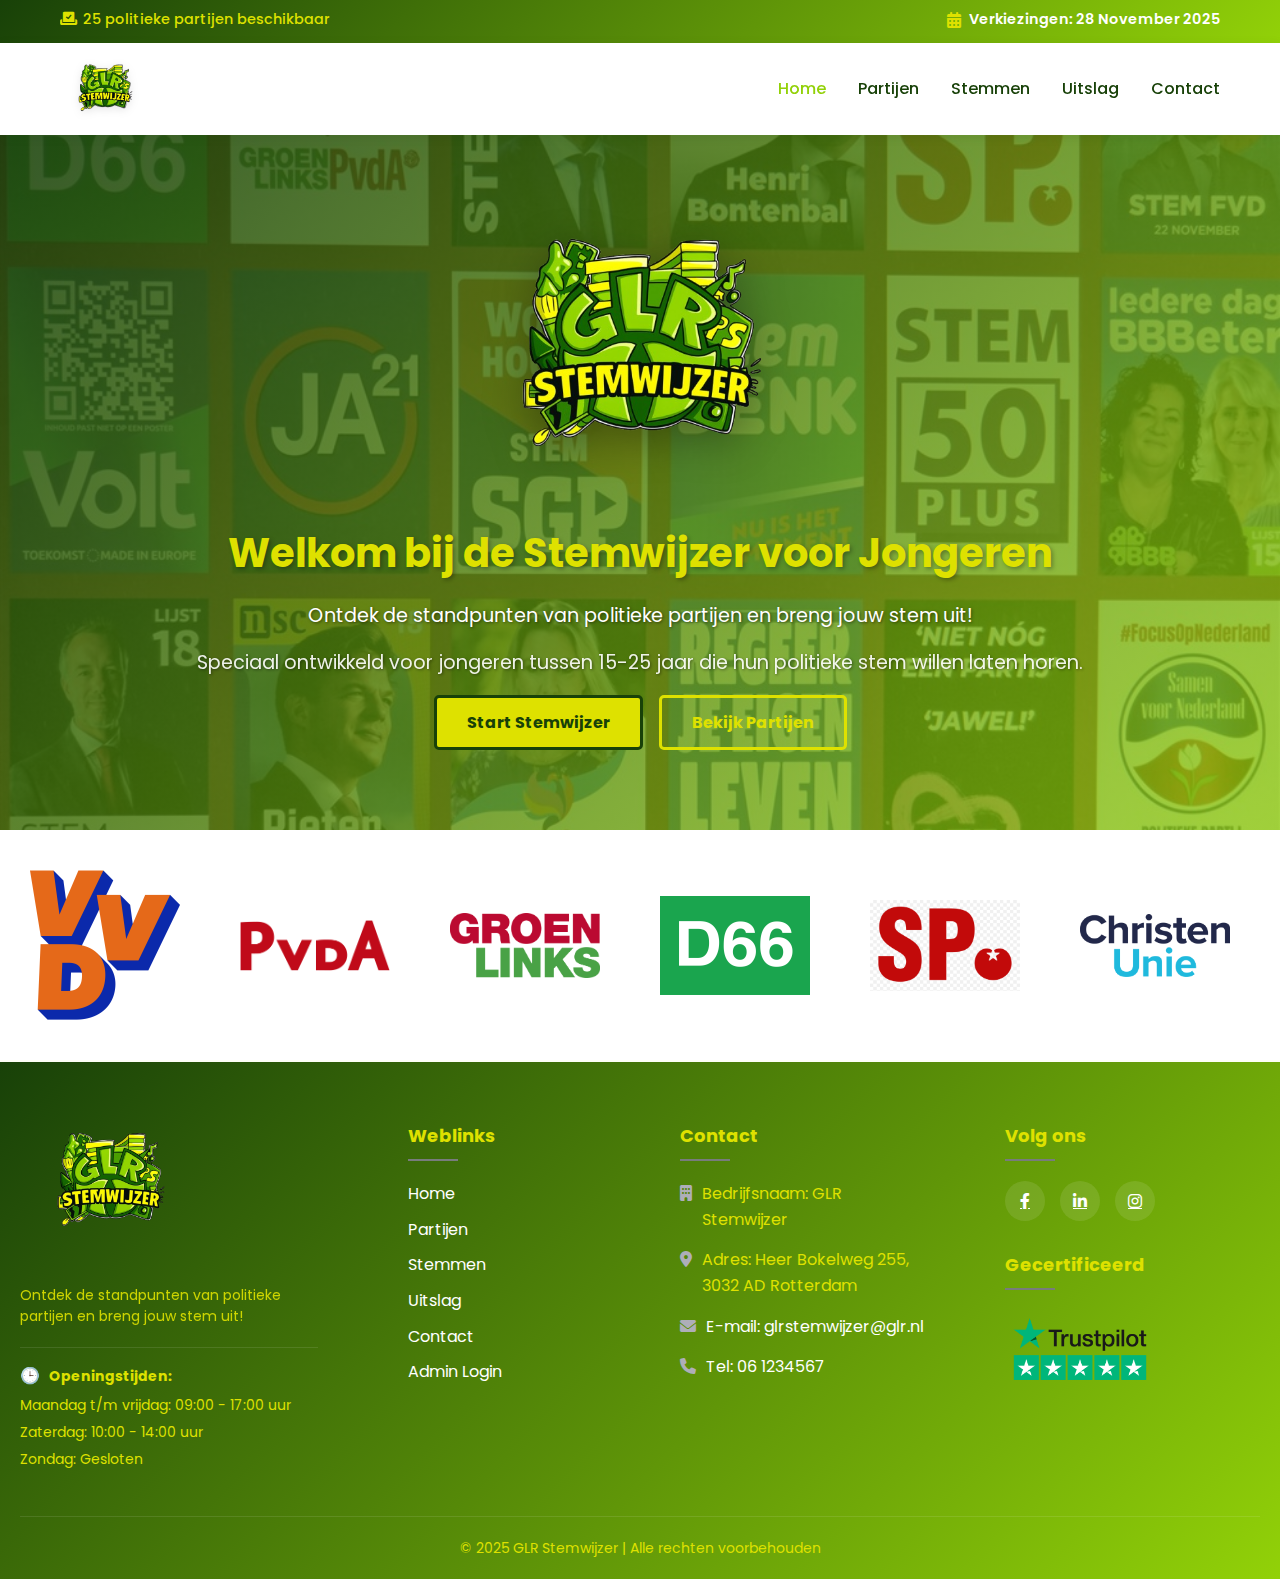
<file: PROJECT-STEMWIJZER/index.html>
﻿<!DOCTYPE html>
<html lang="nl">
<head>
    <meta charset="UTF-8">
    <meta name="viewport" content="width=device-width, initial-scale=1.0">
    <title>Stemwijzer - Jongeren Politiek Platform</title>
    <link rel="stylesheet" href="css/style.css">
    <link rel="preconnect" href="https://fonts.googleapis.com">
    <link rel="preconnect" href="https://fonts.gstatic.com" crossorigin>
    <link href="https://fonts.googleapis.com/css2?family=Poppins:wght@300;400;600;700&display=swap" rel="stylesheet">
    <link rel="stylesheet" href="https://cdnjs.cloudflare.com/ajax/libs/font-awesome/6.0.0/css/all.min.css">
</head>
<body>
    <div class="top-info-bar">
        <div class="container">
            <div class="info-bar-content">
                <div class="rotating-messages">
                    <div class="message-container">
                        <span class="message current"><i class="fas fa-vote-yea"></i> 25 politieke partijen beschikbaar</span>
                        <span class="message"><i class="fas fa-vote-yea"></i> Ontdek jouw politieke match</span>
                        <span class="message"><i class="fas fa-vote-yea"></i> Elke stem maakt het verschil</span>
                        <span class="message"><i class="fas fa-vote-yea"></i> Jongeren bepalen de toekomst</span>
                    </div>
                </div>
                <div class="election-date-fixed">
                    <i class="fas fa-calendar-alt"></i>
                    <span>Verkiezingen: 28 November 2025</span>
                </div>
            </div>
        </div>
    </div>

    <nav class="navbar">
        <div class="container">
            <div class="nav-brand">
                <a href="index.html">
                    <img src="img/glr-logo.png" alt="GLR's Stemwijzer" class="nav-logo">
                </a>
            </div>
            <ul class="nav-menu">
                <li><a href="index.html" class="active">Home</a></li>
                <li><a href="partijen.html">Partijen</a></li>
                <li><a href="stemmen.html">Stemmen</a></li>
                <li><a href="uitslag.html">Uitslag</a></li>
                <li><a href="contact.html">Contact</a></li>
            </ul>
            <div class="hamburger">
                <span></span>
                <span></span>
                <span></span>
            </div>
        </div>
    </nav>

    <header class="hero">
        <div class="hero-slideshow">
            <div class="hero-slide active" style="background-image: url('img/hero/HERO_1.jpg');"></div>
            <div class="hero-slide" style="background-image: url('img/hero/HERO_2.avif');"></div>
            <div class="hero-slide" style="background-image: url('img/hero/HERO_3.jpeg');"></div>
        </div>
        <div class="hero-overlay"></div>
        
        <div class="container">
            <div class="hero-content">
                <div class="hero-logo">
                    <img src="img/glr-logo.png" alt="GLR's Stemwijzer Logo" class="glr-logo">
                </div>
                <h2>Welkom bij de Stemwijzer voor Jongeren</h2>
                <p>Ontdek de standpunten van politieke partijen en breng jouw stem uit!</p>
                <p class="hero-subtext">Speciaal ontwikkeld voor jongeren tussen 15-25 jaar die hun politieke stem willen laten horen.</p>
                <div class="hero-buttons">
                    <a href="stellingen.html" class="btn btn-primary">Start Stemwijzer</a>
                    <a href="partijen.html" class="btn btn-secondary">Bekijk Partijen</a>
                </div>
            </div>
        </div>
    </header>

    <section class="party-carousel">
        <div class="carousel-track">
            <div class="party-logos" id="partyLogos1">
            </div>
            <div class="party-logos" id="partyLogos2" aria-hidden="true">
            </div>
        </div>
    </section>


        <footer>
            <div class="footer-content">
                <div class="footer-logo">
                    <img src="img/glr-logo.png" alt="GLR Stemwijzer Logo">
                    <p class="footer-tagline">Ontdek de standpunten van politieke partijen en breng jouw stem uit!</p>
                    <div class="opening-hours">
                        <p><span class="emoji">🕒</span> <strong>Openingstijden:</strong></p>
                        <p>Maandag t/m vrijdag: 09:00 - 17:00 uur</p>
                        <p>Zaterdag: 10:00 - 14:00 uur</p>
                        <p>Zondag: Gesloten</p>
                    </div>
                </div>

                <div class="footer-nav">
                    <h4>Weblinks</h4>
                    <ul>
                        <li><a href="index.html">Home</a></li>
                        <li><a href="partijen.html">Partijen</a></li>
                        <li><a href="stemmen.html">Stemmen</a></li>
                        <li><a href="uitslag.html">Uitslag</a></li>
                        <li><a href="contact.html">Contact</a></li>
                        <li><a href="admin.html">Admin Login</a></li>
                    </ul>
                </div>

                <div class="footer-contact">
                    <h4>Contact</h4>
                    <p><i class="fas fa-building"></i> Bedrijfsnaam: GLR Stemwijzer</p>
                    <p><i class="fas fa-map-marker-alt"></i> Adres: Heer Bokelweg 255, 3032 AD Rotterdam</p>
                    <p><i class="fas fa-envelope"></i> <a href="mailto:glrstemwijzer@glr.nl">E-mail: glrstemwijzer@glr.nl</a></p>
                    <p><i class="fas fa-phone"></i> <a href="tel:+3161234567">Tel: 06 1234567</a></p>
                </div>

                <div class="footer-social-cert">
                    <div class="social-media">
                        <h4>Volg ons</h4>
                        <div class="social-icons">
                            <a href="index.html" class="social-icon"><i class="fab fa-facebook-f"></i></a>
                            <a href="index.html" class="social-icon"><i class="fab fa-linkedin-in"></i></a>
                            <a href="index.html" class="social-icon"><i class="fab fa-instagram"></i></a>
                        </div>
                    </div>

                    <div class="certificate">
                        <h4>Gecertificeerd</h4>
                        <div class="trustpilot">
                            <img src="img/trustpilot.png" alt="Trustpilot beoordelingen" class="trustpilot-img">
                        </div>
                    </div>
                </div>
            </div>

            <div class="copyright">
                <p>© 2025 GLR Stemwijzer | Alle rechten voorbehouden</p>
            </div>
        </footer>

        <style>
            footer {
                background: linear-gradient(135deg, var(--accent-color) 0%, var(--primary-color) 100%);
                color: var(--secondary-color);
                padding: 60px 20px 20px;
                text-align: left;
            }

            .footer-content {
                max-width: 1400px;
                margin: 0 auto;
                display: grid;
                grid-template-columns: 1.2fr 0.8fr 1fr 1fr;
                gap: 60px;
                margin-bottom: 40px;
            }

            .footer-logo {
                padding-right: 20px;
            }

            .footer-logo img {
                max-width: 180px;
                height: auto;
                margin-bottom: 20px;
            }

            .footer-tagline {
                font-size: 14px;
                line-height: 1.5;
                margin-top: 15px;
                opacity: 0.9;
            }

            .footer-nav,
            .footer-contact,
            .footer-social-cert {
                padding: 0 10px;
            }

            .footer-nav h4,
            .footer-contact h4,
            .footer-social-cert h4 {
                font-size: 18px;
                margin-bottom: 20px;
                position: relative;
                padding-bottom: 10px;
                text-align: left;
            }

            .footer-nav h4::after,
            .footer-contact h4::after,
            .footer-social-cert h4::after {
                content: '';
                position: absolute;
                left: 0;
                bottom: 0;
                width: 50px;
                height: 2px;
                background: #787c7d;
            }

            .footer-nav ul {
                list-style: none;
                padding: 0;
                margin: 0;
            }

            .footer-nav ul li {
                margin-bottom: 10px;
            }

            .footer-nav ul li a {
                color: #fff;
                text-decoration: none;
                transition: color 0.3s ease;
            }

            .footer-nav ul li a:hover {
                color: #aeaeb8;
            }

            .footer-contact p {
                margin-bottom: 15px;
                display: flex;
                align-items: flex-start;
            }

            .footer-contact i {
                margin-right: 10px;
                color: #aeaeb8;
                margin-top: 4px;
            }

            .footer-contact a {
                color: #fff;
                text-decoration: none;
                transition: color 0.3s ease;
            }

            .footer-contact a:hover {
                color: #aeaeb8;
            }

            .copyright {
                border-top: 1px solid rgba(255, 255, 255, 0.1);
                padding-top: 20px;
                text-align: center;
                font-size: 14px;
            }

            .opening-hours {
                margin-top: 20px;
                padding-top: 15px;
                border-top: 1px solid rgba(255, 255, 255, 0.1);
            }

            .opening-hours p {
                margin-bottom: 5px;
                font-size: 14px;
            }

            .emoji {
                font-size: 16px;
                margin-right: 5px;
            }

            .social-media {
                margin-bottom: 30px;
            }

            .social-icons {
                display: flex;
                gap: 15px;
                margin-top: 15px;
            }

            .social-icon {
                display: flex;
                align-items: center;
                justify-content: center;
                width: 40px;
                height: 40px;
                background-color: rgba(255, 255, 255, 0.1);
                border-radius: 50%;
                color: #fff;
                transition: all 0.3s ease;
            }

            .social-icon:hover {
                background-color: #f1c40f;
                color: #1b7a3a;
                transform: translateY(-3px);
            }

            .certificate-img {
                max-width: 150px;
                height: auto;
                margin-top: 10px;
            }

            .trustpilot {
                margin-top: 25px;
            }

            .trustpilot-img {
                max-width: 150px;
                height: auto;
                border-radius: 5px;
            }

            @media (max-width: 1200px) {
                .footer-content {
                    grid-template-columns: 1fr 1fr;
                    gap: 40px;
                }
            }

            @media (max-width: 768px) {
                .footer-content {
                    grid-template-columns: 1fr;
                    text-align: center;
                    gap: 50px;
                }

                .footer-logo img {
                    margin: 0 auto 20px;
                }

                .footer-tagline {
                    text-align: center;
                }

                .footer-nav h4,
                .footer-contact h4,
                .footer-social-cert h4 {
                    text-align: center;
                }

                .footer-nav h4::after,
                .footer-contact h4::after,
                .footer-social-cert h4::after {
                    left: 50%;
                    transform: translateX(-50%);
                }

                .footer-contact p {
                    justify-content: center;
                }

                .social-icons {
                    justify-content: center;
                }

                .certificate {
                    text-align: center;
                }

                .certificate-img {
                    margin: 10px auto 0;
                }

                .trustpilot {
                    text-align: center;
                }

                .trustpilot-img {
                    margin: 0 auto;
                }
            }
        </style>


    <script src="js/main.js"></script>
    <script src="js/carousel.js"></script>
</body>
</html>
</file>
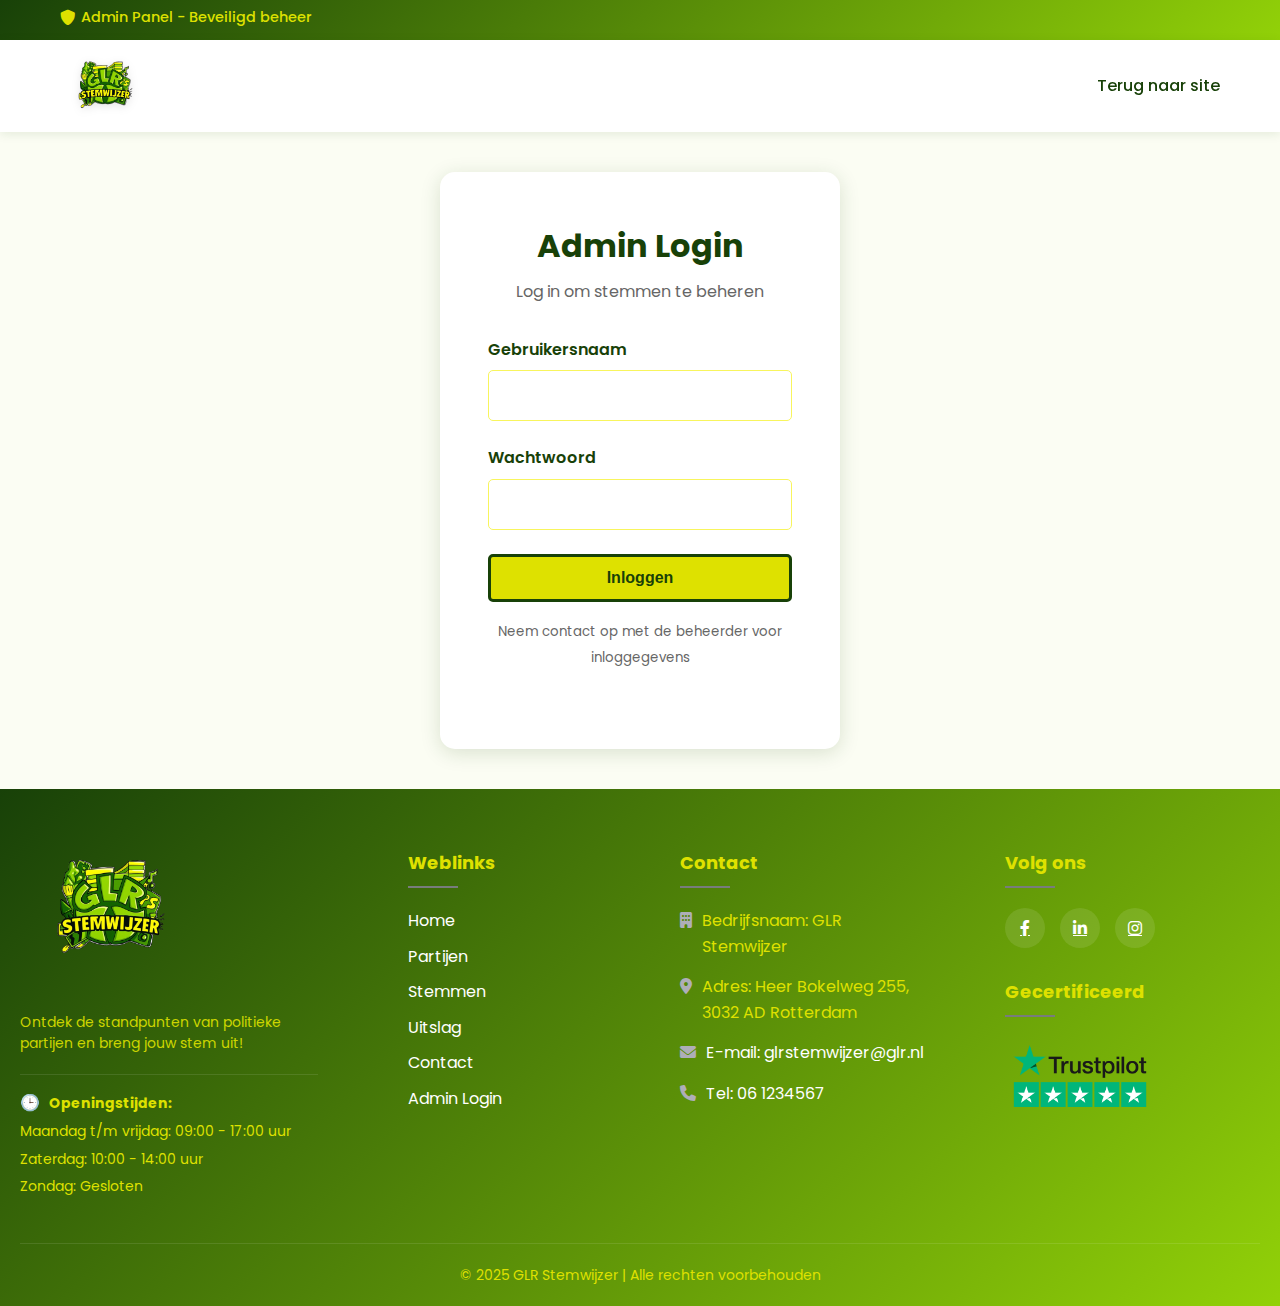
<file: admin.html>
<!DOCTYPE html>
<html lang="nl">
<head>
    <meta charset="UTF-8">
    <meta name="viewport" content="width=device-width, initial-scale=1.0">
    <title>Admin - Stemwijzer</title>
    <link rel="stylesheet" href="css/style.css">
    <link href="https://fonts.googleapis.com/css2?family=Poppins:wght@300;400;600;700&display=swap" rel="stylesheet">
    <link rel="stylesheet" href="https://cdnjs.cloudflare.com/ajax/libs/font-awesome/6.0.0/css/all.min.css">
</head>
<body>
    <div class="top-info-bar">
        <div class="container">
            <div class="info-bar-content">
                <div class="rotating-messages">
                    <div class="message-container">
                        <span class="message current"><i class="fas fa-shield-alt"></i> Admin Panel - Beveiligd beheer</span>
                        <span class="message"><i class="fas fa-shield-alt"></i> Bekijk real-time stemresultaten</span>
                        <span class="message"><i class="fas fa-shield-alt"></i> Beheer stemmen en data</span>
                        <span class="message"><i class="fas fa-shield-alt"></i> Alle data volledig beveiligd</span>
                    </div>
                </div>
            </div>
        </div>
    </div>

    <nav class="navbar">
        <div class="container">
            <div class="nav-brand">
                <a href="index.html">
                    <img src="img/glr-logo.png" alt="GLR's Stemwijzer" class="nav-logo">
                </a>
            </div>
            <ul class="nav-menu">
                <li><a href="index.html">Terug naar site</a></li>
            </ul>
        </div>
    </nav>

    <section class="admin-login" id="loginSection">
        <div class="container">
            <div class="login-box">
                <h1>Admin Login</h1>
                <p>Log in om stemmen te beheren</p>
                
                <form id="loginForm">
                    <div class="form-group">
                        <label for="username">Gebruikersnaam</label>
                        <input type="text" id="username" name="username" required>
                    </div>
                    
                    <div class="form-group">
                        <label for="password">Wachtwoord</label>
                        <input type="password" id="password" name="password" required>
                    </div>
                    
                    <div id="loginError" class="alert alert-error" style="display: none;">
                        Onjuiste inloggegevens!
                    </div>
                    
                    <button type="submit" class="btn btn-primary btn-block">Inloggen</button>
                </form>
                
                <div class="login-hint">
                    <p><small>Neem contact op met de beheerder voor inloggegevens</small></p>
                </div>
            </div>
        </div>
    </section>

    <section class="admin-dashboard" id="adminSection" style="display: none;">
        <div class="container">
            <div class="admin-header">
                <h1>Admin Dashboard</h1>
                <button class="btn btn-secondary" id="logoutBtn">Uitloggen</button>
            </div>

            <div class="admin-stats">
                <div class="stat-card">
                    <h3>Totaal Stemmen</h3>
                    <p class="stat-number" id="adminTotalVotes">0</p>
                </div>
                <div class="stat-card">
                    <h3>Aantal Partijen</h3>
                    <p class="stat-number" id="adminPartyCount">0</p>
                </div>
                <div class="stat-card">
                    <h3>Laatste Stem</h3>
                    <p class="stat-text" id="adminLastVote">-</p>
                </div>
            </div>

            <div class="admin-section">
                <h2>Stem Overzicht</h2>
                <div class="table-container">
                    <table class="admin-table">
                        <thead>
                            <tr>
                                <th>Partij</th>
                                <th>Aantal Stemmen</th>
                                <th>Percentage</th>
                                <th>Acties</th>
                            </tr>
                        </thead>
                        <tbody id="adminVoteTable">
                        </tbody>
                    </table>
                </div>
            </div>

            <div class="admin-section">
                <h2>Recente Stemmen</h2>
                <div class="table-container">
                    <table class="admin-table">
                        <thead>
                            <tr>
                                <th>ID</th>
                                <th>Partij</th>
                                <th>Tijdstip</th>
                                <th>IP Adres</th>
                                <th>Acties</th>
                            </tr>
                        </thead>
                        <tbody id="adminRecentVotes">
                        </tbody>
                    </table>
                </div>
            </div>

            <div class="admin-actions">
                <button class="btn btn-primary" id="refreshData">🔄 Ververs Data</button>
                <button class="btn btn-danger" id="resetVotes" onclick="return confirm('Weet je zeker dat je alle stemmen wilt verwijderen?')">
                    🗑️ Reset Alle Stemmen
                </button>
            </div>
        </div>
    </section>

        <footer>
            <div class="footer-content">
                <div class="footer-logo">
                    <img src="img/glr-logo.png" alt="GLR Stemwijzer Logo">
                    <p class="footer-tagline">Ontdek de standpunten van politieke partijen en breng jouw stem uit!</p>
                    <div class="opening-hours">
                        <p><span class="emoji">🕒</span> <strong>Openingstijden:</strong></p>
                        <p>Maandag t/m vrijdag: 09:00 - 17:00 uur</p>
                        <p>Zaterdag: 10:00 - 14:00 uur</p>
                        <p>Zondag: Gesloten</p>
                    </div>
                </div>

                <div class="footer-nav">
                    <h4>Weblinks</h4>
                    <ul>
                        <li><a href="index.html">Home</a></li>
                        <li><a href="partijen.html">Partijen</a></li>
                        <li><a href="stemmen.html">Stemmen</a></li>
                        <li><a href="uitslag.html">Uitslag</a></li>
                        <li><a href="contact.html">Contact</a></li>
                        <li><a href="admin.html">Admin Login</a></li>
                    </ul>
                </div>

                <div class="footer-contact">
                    <h4>Contact</h4>
                    <p><i class="fas fa-building"></i> Bedrijfsnaam: GLR Stemwijzer</p>
                    <p><i class="fas fa-map-marker-alt"></i> Adres: Heer Bokelweg 255, 3032 AD Rotterdam</p>
                    <p><i class="fas fa-envelope"></i> <a href="mailto:glrstemwijzer@glr.nl">E-mail: glrstemwijzer@glr.nl</a></p>
                    <p><i class="fas fa-phone"></i> <a href="tel:+3161234567">Tel: 06 1234567</a></p>
                </div>

                <div class="footer-social-cert">
                    <div class="social-media">
                        <h4>Volg ons</h4>
                        <div class="social-icons">
                            <a href="index.html" class="social-icon"><i class="fab fa-facebook-f"></i></a>
                            <a href="index.html" class="social-icon"><i class="fab fa-linkedin-in"></i></a>
                            <a href="index.html" class="social-icon"><i class="fab fa-instagram"></i></a>
                        </div>
                    </div>

                    <div class="certificate">
                        <h4>Gecertificeerd</h4>
                        <div class="trustpilot">
                            <img src="img/trustpilot.png" alt="Trustpilot beoordelingen" class="trustpilot-img">
                        </div>
                    </div>
                </div>
            </div>

            <div class="copyright">
                <p>© 2025 GLR Stemwijzer | Alle rechten voorbehouden</p>
            </div>
        </footer>

        <style>
            footer {
                background: linear-gradient(135deg, var(--accent-color) 0%, var(--primary-color) 100%);
                color: var(--secondary-color);
                padding: 60px 20px 20px;
                text-align: left;
            }

            .footer-content {
                max-width: 1400px;
                margin: 0 auto;
                display: grid;
                grid-template-columns: 1.2fr 0.8fr 1fr 1fr;
                gap: 60px;
                margin-bottom: 40px;
            }

            .footer-logo {
                padding-right: 20px;
            }

            .footer-logo img {
                max-width: 180px;
                height: auto;
                margin-bottom: 20px;
            }

            .footer-tagline {
                font-size: 14px;
                line-height: 1.5;
                margin-top: 15px;
                opacity: 0.9;
            }

            .footer-nav,
            .footer-contact,
            .footer-social-cert {
                padding: 0 10px;
            }

            .footer-nav h4,
            .footer-contact h4,
            .footer-social-cert h4 {
                font-size: 18px;
                margin-bottom: 20px;
                position: relative;
                padding-bottom: 10px;
                text-align: left;
            }

            .footer-nav h4::after,
            .footer-contact h4::after,
            .footer-social-cert h4::after {
                content: '';
                position: absolute;
                left: 0;
                bottom: 0;
                width: 50px;
                height: 2px;
                background: #787c7d;
            }

            .footer-nav ul {
                list-style: none;
                padding: 0;
                margin: 0;
            }

            .footer-nav ul li {
                margin-bottom: 10px;
            }

            .footer-nav ul li a {
                color: #fff;
                text-decoration: none;
                transition: color 0.3s ease;
            }

            .footer-nav ul li a:hover {
                color: #aeaeb8;
            }

            .footer-contact p {
                margin-bottom: 15px;
                display: flex;
                align-items: flex-start;
            }

            .footer-contact i {
                margin-right: 10px;
                color: #aeaeb8;
                margin-top: 4px;
            }

            .footer-contact a {
                color: #fff;
                text-decoration: none;
                transition: color 0.3s ease;
            }

            .footer-contact a:hover {
                color: #aeaeb8;
            }

            .copyright {
                border-top: 1px solid rgba(255, 255, 255, 0.1);
                padding-top: 20px;
                text-align: center;
                font-size: 14px;
            }

            .opening-hours {
                margin-top: 20px;
                padding-top: 15px;
                border-top: 1px solid rgba(255, 255, 255, 0.1);
            }

            .opening-hours p {
                margin-bottom: 5px;
                font-size: 14px;
            }

            .emoji {
                font-size: 16px;
                margin-right: 5px;
            }

            .social-media {
                margin-bottom: 30px;
            }

            .social-icons {
                display: flex;
                gap: 15px;
                margin-top: 15px;
            }

            .social-icon {
                display: flex;
                align-items: center;
                justify-content: center;
                width: 40px;
                height: 40px;
                background-color: rgba(255, 255, 255, 0.1);
                border-radius: 50%;
                color: #fff;
                transition: all 0.3s ease;
            }

            .social-icon:hover {
                background-color: #5ca5b8;
                transform: translateY(-3px);
            }

            .certificate-img {
                max-width: 150px;
                height: auto;
                margin-top: 10px;
            }

            .trustpilot {
                margin-top: 25px;
            }

            .trustpilot-img {
                max-width: 150px;
                height: auto;
                border-radius: 5px;
            }

            @media (max-width: 1200px) {
                .footer-content {
                    grid-template-columns: 1fr 1fr;
                    gap: 40px;
                }
            }

            @media (max-width: 768px) {
                .footer-content {
                    grid-template-columns: 1fr;
                    text-align: center;
                    gap: 50px;
                }

                .footer-logo img {
                    margin: 0 auto 20px;
                }

                .footer-tagline {
                    text-align: center;
                }

                .footer-nav h4,
                .footer-contact h4,
                .footer-social-cert h4 {
                    text-align: center;
                }

                .footer-nav h4::after,
                .footer-contact h4::after,
                .footer-social-cert h4::after {
                    left: 50%;
                    transform: translateX(-50%);
                }

                .footer-contact p {
                    justify-content: center;
                }

                .social-icons {
                    justify-content: center;
                }

                .certificate {
                    text-align: center;
                }

                .certificate-img {
                    margin: 10px auto 0;
                }

                .trustpilot {
                    text-align: center;
                }

                .trustpilot-img {
                    margin: 0 auto;
                }
            }
        </style>

    <script src="js/main.js"></script>
    <script src="js/admin.js"></script>
</body>
</html>
</file>
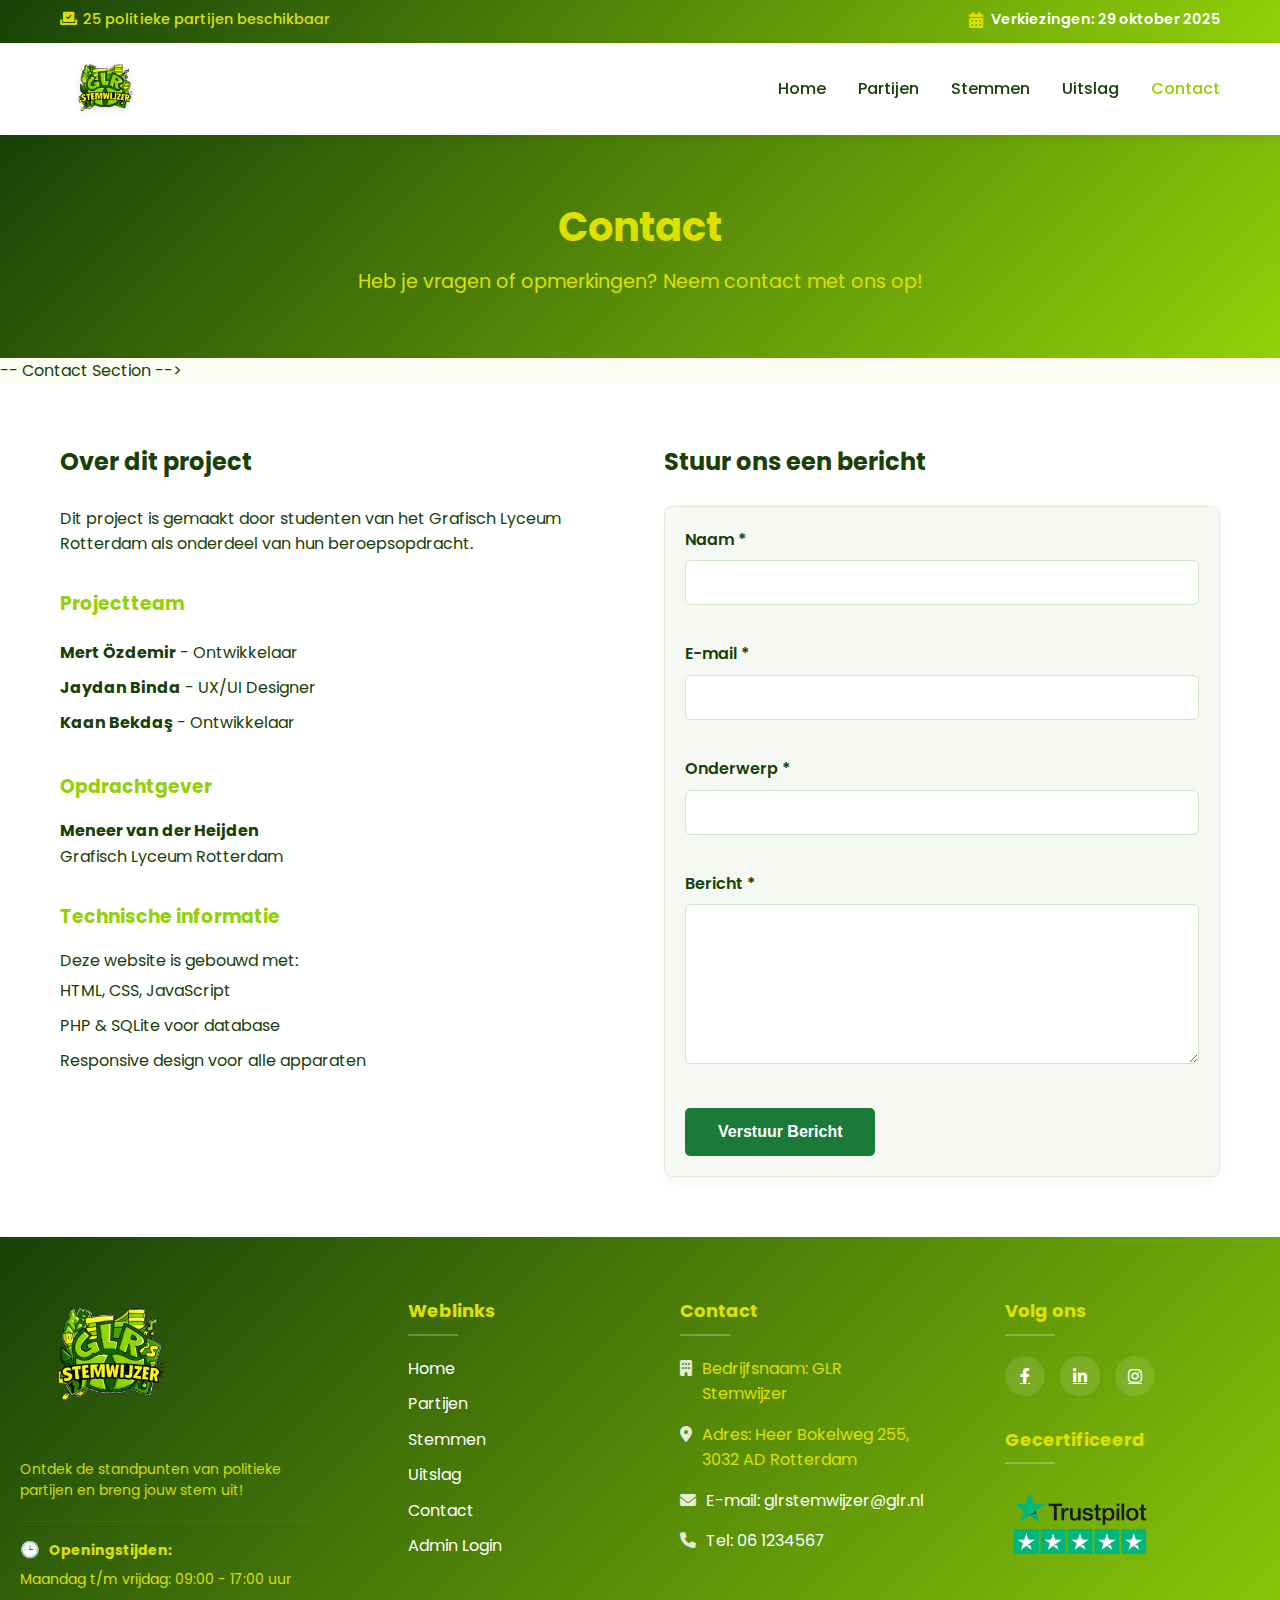
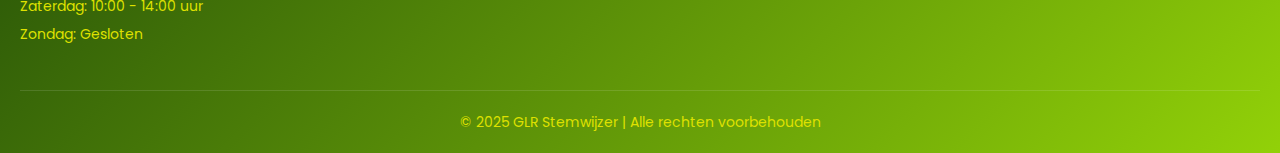
<file: contact.html>
<!DOCTYPE html>
<html lang="nl">
<head>
    <meta charset="UTF-8">
    <meta name="viewport" content="width=device-width, initial-scale=1.0">
    <title>Contact - Stemwijzer</title>
    <link rel="stylesheet" href="css/style.css">
    <link href="https://fonts.googleapis.com/css2?family=Poppins:wght@300;400;600;700&display=swap" rel="stylesheet">
    <link rel="stylesheet" href="https://cdnjs.cloudflare.com/ajax/libs/font-awesome/6.0.0/css/all.min.css">
</head>
<body>
    <div class="top-info-bar">
        <div class="container">
            <div class="info-bar-content">
                <div class="rotating-messages">
                    <div class="message-container">
                        <span class="message current"><i class="fas fa-vote-yea"></i> 25 politieke partijen beschikbaar</span>
                        <span class="message"><i class="fas fa-vote-yea"></i> Ontdek jouw politieke match</span>
                        <span class="message"><i class="fas fa-vote-yea"></i> Elke stem maakt het verschil</span>
                        <span class="message"><i class="fas fa-vote-yea"></i> Jongeren bepalen de toekomst</span>
                    </div>
                </div>
                <div class="election-date-fixed">
                    <i class="fas fa-calendar-alt"></i>
                    <span>Verkiezingen: 29 oktober 2025</span>
                </div>
            </div>
        </div>
    </div>

    <nav class="navbar">
        <div class="container">
            <div class="nav-brand">
                <a href="index.html">
                    <img src="img/glr-logo.png" alt="GLR's Stemwijzer" class="nav-logo">
                </a>
            </div>
            <ul class="nav-menu">
                <li><a href="index.html">Home</a></li>
                <li><a href="partijen.html">Partijen</a></li>
                <li><a href="stemmen.html">Stemmen</a></li>
                <li><a href="uitslag.html">Uitslag</a></li>
                <li><a href="contact.html" class="active">Contact</a></li>
            </ul>
            <div class="hamburger">
                <span></span>
                <span></span>
                <span></span>
            </div>
        </div>
    </nav>

    <section class="page-header">
        <div class="container">
            <h1>Contact</h1>
            <p>Heb je vragen of opmerkingen? Neem contact met ons op!</p>
        </div>
    </section>
<!>-- Contact Section -->  
    <section class="contact">
        <div class="container">
            <div class="contact-grid">
                <div class="contact-info">
                    <h2>Over dit project</h2>
                    <p>Dit project is gemaakt door studenten van het Grafisch Lyceum Rotterdam als onderdeel van hun beroepsopdracht.</p>
                    
                    <div class="contact-details">
                        <h3>Projectteam</h3>
                        <ul>
                            <li><strong>Mert Özdemir</strong> - Ontwikkelaar</li>
                            <li><strong>Jaydan Binda</strong> - UX/UI Designer</li>
                            <li><strong>Kaan Bekdaş</strong> - Ontwikkelaar</li>
                        </ul>
                    </div>

                    <div class="contact-details">
                        <h3>Opdrachtgever</h3>
                        <p><strong>Meneer van der Heijden</strong></p>
                        <p>Grafisch Lyceum Rotterdam</p>
                    </div>

                    <div class="contact-details">
                        <h3>Technische informatie</h3>
                        <p>Deze website is gebouwd met:</p>
                        <ul>
                            <li>HTML, CSS, JavaScript</li>
                            <li>PHP & SQLite voor database</li>
                            <li>Responsive design voor alle apparaten</li>
                        </ul>
                    </div>
                </div>

                <div class="contact-form-section">
                    <h2>Stuur ons een bericht</h2>
                    <form id="contactForm" class="contact-form">
                        <div class="form-group">
                            <label for="name">Naam *</label>
                            <input type="text" id="name" name="name" required>
                        </div>
                        
                        <div class="form-group">
                            <label for="email">E-mail *</label>
                            <input type="email" id="email" name="email" required>
                        </div>
                        
                        <div class="form-group">
                            <label for="subject">Onderwerp *</label>
                            <input type="text" id="subject" name="subject" required>
                        </div>
                        
                        <div class="form-group">
                            <label for="message">Bericht *</label>
                            <textarea id="message" name="message" rows="6" required></textarea>
                        </div>
                        
                        <button type="submit" class="btn btn-primary">Verstuur Bericht</button>
                    </form>
                    
                    <div id="formSuccess" class="alert alert-success" style="display: none;">
                        Bedankt voor je bericht! We nemen zo snel mogelijk contact met je op.
                    </div>
                </div>
            </div>
        </div>
    </section>

        <footer>
            <div class="footer-content">
                <div class="footer-logo">
                    <img src="img/glr-logo.png" alt="GLR Stemwijzer Logo">
                    <p class="footer-tagline">Ontdek de standpunten van politieke partijen en breng jouw stem uit!</p>
                    <div class="opening-hours">
                        <p><span class="emoji">🕒</span> <strong>Openingstijden:</strong></p>
                        <p>Maandag t/m vrijdag: 09:00 - 17:00 uur</p>
                        <p>Zaterdag: 10:00 - 14:00 uur</p>
                        <p>Zondag: Gesloten</p>
                    </div>
                </div>

                <div class="footer-nav">
                    <h4>Weblinks</h4>
                    <ul>
                        <li><a href="index.html">Home</a></li>
                        <li><a href="partijen.html">Partijen</a></li>
                        <li><a href="stemmen.html">Stemmen</a></li>
                        <li><a href="uitslag.html">Uitslag</a></li>
                        <li><a href="contact.html">Contact</a></li>
                        <li><a href="admin.html">Admin Login</a></li>
                    </ul>
                </div>

                <div class="footer-contact">
                    <h4>Contact</h4>
                    <p><i class="fas fa-building"></i> Bedrijfsnaam: GLR Stemwijzer</p>
                    <p><i class="fas fa-map-marker-alt"></i> Adres: Heer Bokelweg 255, 3032 AD Rotterdam</p>
                    <p><i class="fas fa-envelope"></i> <a href="mailto:glrstemwijzer@glr.nl">E-mail: glrstemwijzer@glr.nl</a></p>
                    <p><i class="fas fa-phone"></i> <a href="tel:+3161234567">Tel: 06 1234567</a></p>
                </div>

                <div class="footer-social-cert">
                    <div class="social-media">
                        <h4>Volg ons</h4>
                        <div class="social-icons">
                            <a href="index.html" class="social-icon"><i class="fab fa-facebook-f"></i></a>
                            <a href="index.html" class="social-icon"><i class="fab fa-linkedin-in"></i></a>
                            <a href="index.html" class="social-icon"><i class="fab fa-instagram"></i></a>
                        </div>
                    </div>

                    <div class="certificate">
                        <h4>Gecertificeerd</h4>
                        <div class="trustpilot">
                            <img src="img/trustpilot.png" alt="Trustpilot beoordelingen" class="trustpilot-img">
                        </div>
                    </div>
                </div>
            </div>

            <div class="copyright">
                <p>© 2025 GLR Stemwijzer | Alle rechten voorbehouden</p>
            </div>
        </footer>

        <style>
            footer {
                background: linear-gradient(135deg, var(--accent-color) 0%, var(--primary-color) 100%);
                color: var(--secondary-color);
                padding: 60px 20px 20px;
                text-align: left;
            }

            .footer-content {
                max-width: 1400px;
                margin: 0 auto;
                display: grid;
                grid-template-columns: 1.2fr 0.8fr 1fr 1fr;
                gap: 60px;
                margin-bottom: 40px;
            }

            .footer-logo {
                padding-right: 20px;
            }

            .footer-logo img {
                max-width: 180px;
                height: auto;
                margin-bottom: 20px;
            }

            .footer-tagline {
                font-size: 14px;
                line-height: 1.5;
                margin-top: 15px;
                opacity: 0.95;
            }

            .footer-nav,
            .footer-contact,
            .footer-social-cert {
                padding: 0 10px;
            }

            .footer-nav h4,
            .footer-contact h4,
            .footer-social-cert h4 {
                font-size: 18px;
                margin-bottom: 20px;
                position: relative;
                padding-bottom: 10px;
                text-align: left;
            }

            .footer-nav h4::after,
            .footer-contact h4::after,
            .footer-social-cert h4::after {
                content: '';
                position: absolute;
                left: 0;
                bottom: 0;
                width: 50px;
                height: 2px;
                background: rgba(255,255,255,0.25);
            }

            .footer-nav ul {
                list-style: none;
                padding: 0;
                margin: 0;
            }

            .footer-nav ul li {
                margin-bottom: 10px;
            }

            .footer-nav ul li a {
                color: #fff;
                text-decoration: none;
                transition: color 0.3s ease;
            }

            .footer-nav ul li a:hover {
                color: rgba(255,255,255,0.85);
            }

            .footer-contact p {
                margin-bottom: 15px;
                display: flex;
                align-items: flex-start;
            }

            .footer-contact i {
                margin-right: 10px;
                color: rgba(255,255,255,0.85);
                margin-top: 4px;
            }

            .footer-contact a {
                color: #fff;
                text-decoration: none;
                transition: color 0.3s ease;
            }

            .footer-contact a:hover {
                color: rgba(255,255,255,0.9);
            }

            .copyright {
                border-top: 1px solid rgba(255, 255, 255, 0.12);
                padding-top: 20px;
                text-align: center;
                font-size: 14px;
            }

            .opening-hours {
                margin-top: 20px;
                padding-top: 15px;
                border-top: 1px solid rgba(255, 255, 255, 0.06);
            }

            .opening-hours p {
                margin-bottom: 5px;
                font-size: 14px;
            }

            .emoji {
                font-size: 16px;
                margin-right: 5px;
            }

            .social-media {
                margin-bottom: 30px;
            }

            .social-icons {
                display: flex;
                gap: 15px;
                margin-top: 15px;
            }

            .social-icon {
                display: flex;
                align-items: center;
                justify-content: center;
                width: 40px;
                height: 40px;
                background-color: rgba(255, 255, 255, 0.12);
                border-radius: 50%;
                color: #fff;
                transition: all 0.3s ease;
            }

            .social-icon:hover {
                background-color: #f1c40f;
                color: #1b7a3a;
                transform: translateY(-3px);
            }

            .certificate-img {
                max-width: 150px;
                height: auto;
                margin-top: 10px;
            }

            .trustpilot {
                margin-top: 25px;
            }

            .trustpilot-img {
                max-width: 150px;
                height: auto;
                border-radius: 5px;
            }

            .contact-form-section form {
                background: #f6f9f3;
                padding: 20px;
                border-radius: 8px;
                box-shadow: 0 6px 18px rgba(0,0,0,0.04);
                border: 1px solid #dfeedb;
            }

            .contact-form-section input,
            .contact-form-section textarea,
            .contact-form-section select {
                width: 100%;
                padding: 10px 12px;
                border-radius: 6px;
                border: 1px solid #cfe6c8;
                background: #ffffff;
                color: #1b1b1b;
                margin-bottom: 12px;
                font-size: 15px;
            }

            .contact-form-section input::placeholder,
            .contact-form-section textarea::placeholder {
                color: #7b7b7b;
            }

            .contact-form-section .btn-primary {
                background: #1b7a3a;
                border-color: #1b7a3a;
                color: #fff;
            }

            .contact-form-section .btn-primary:hover {
                background: #16662f;
                border-color: #16662f;
            }

            @media (max-width: 1200px) {
                .footer-content {
                    grid-template-columns: 1fr 1fr;
                    gap: 40px;
                }
            }

            @media (max-width: 768px) {
                .footer-content {
                    grid-template-columns: 1fr;
                    text-align: center;
                    gap: 50px;
                }

                .footer-logo img {
                    margin: 0 auto 20px;
                }

                .footer-tagline {
                    text-align: center;
                }

                .footer-nav h4,
                .footer-contact h4,
                .footer-social-cert h4 {
                    text-align: center;
                }

                .footer-nav h4::after,
                .footer-contact h4::after,
                .footer-social-cert h4::after {
                    left: 50%;
                    transform: translateX(-50%);
                }

                .footer-contact p {
                    justify-content: center;
                }

                .social-icons {
                    justify-content: center;
                }

                .certificate {
                    text-align: center;
                }

                .certificate-img {
                    margin: 10px auto 0;
                }

                .trustpilot {
                    text-align: center;
                }

                .trustpilot-img {
                    margin: 0 auto;
                }
            }
        </style>

    <script src="js/main.js"></script>
    <script src="js/contact.js"></script>
</body>
</html>
</file>
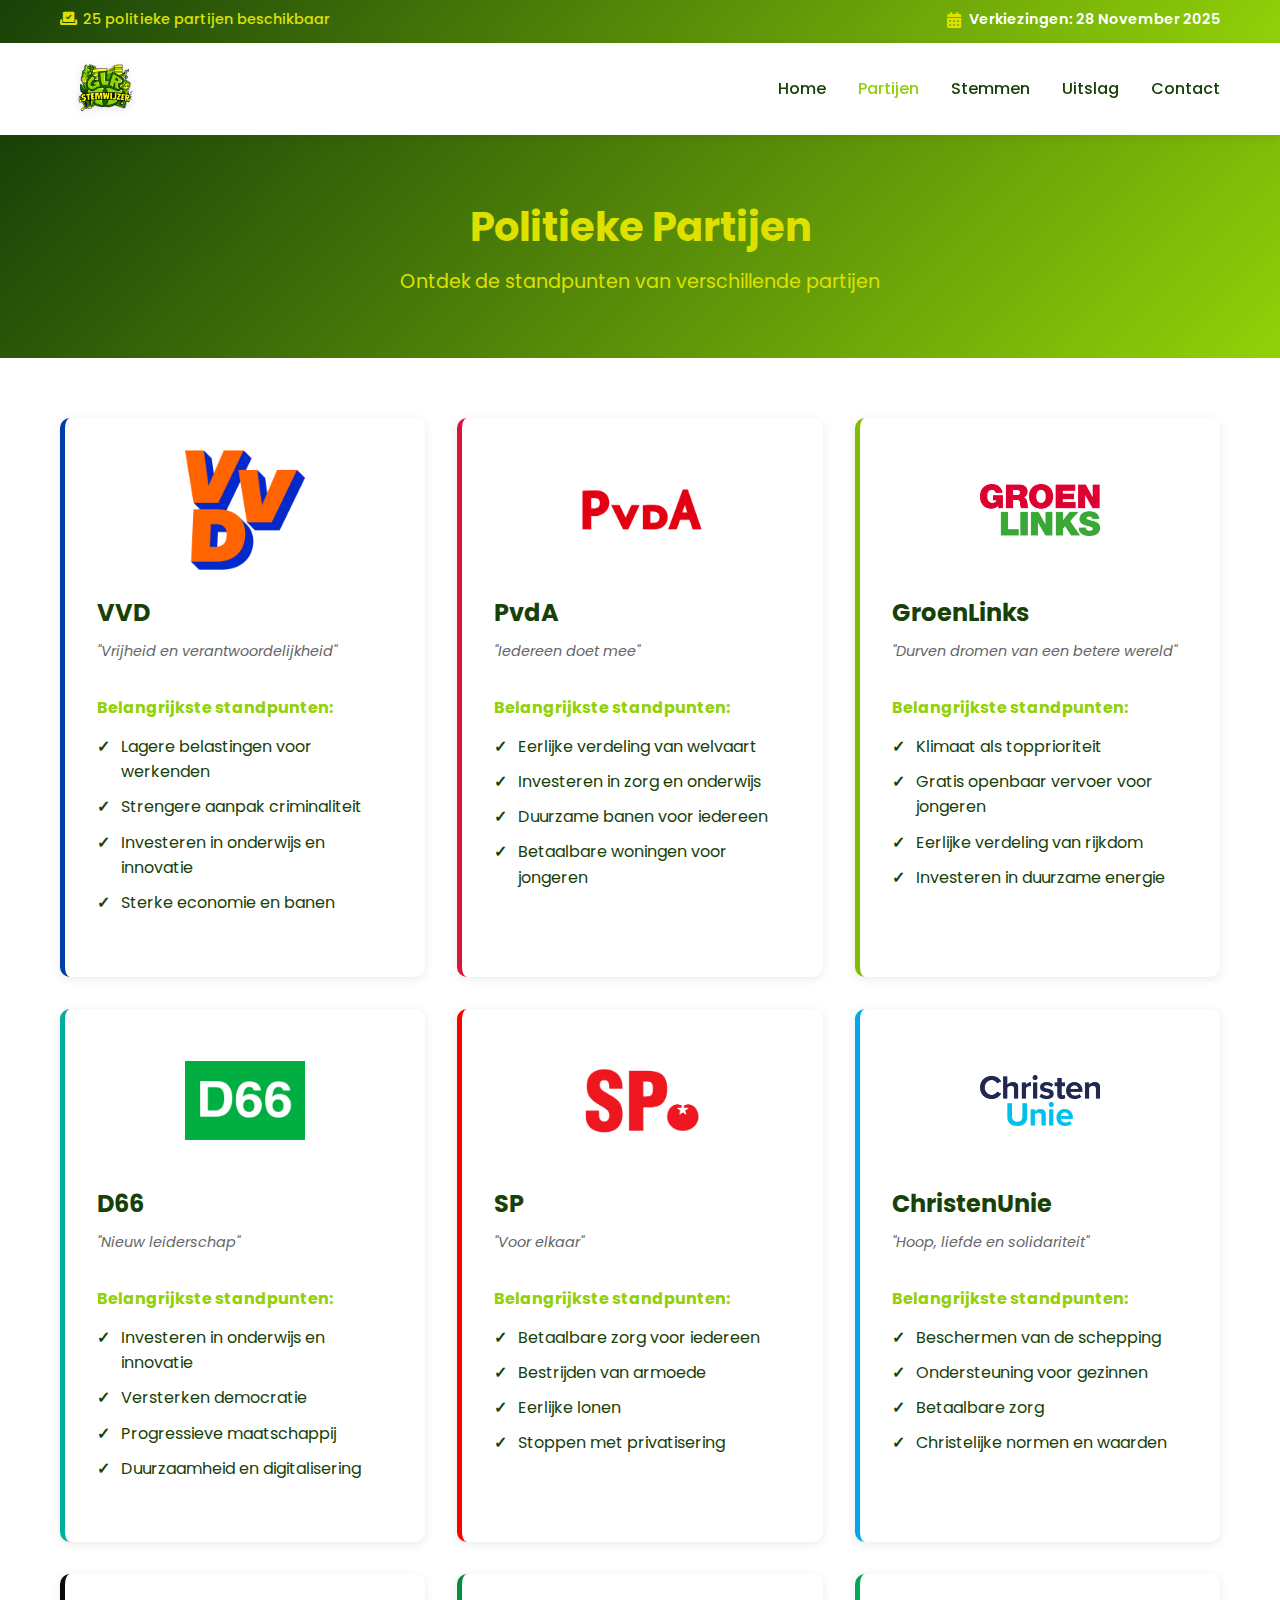
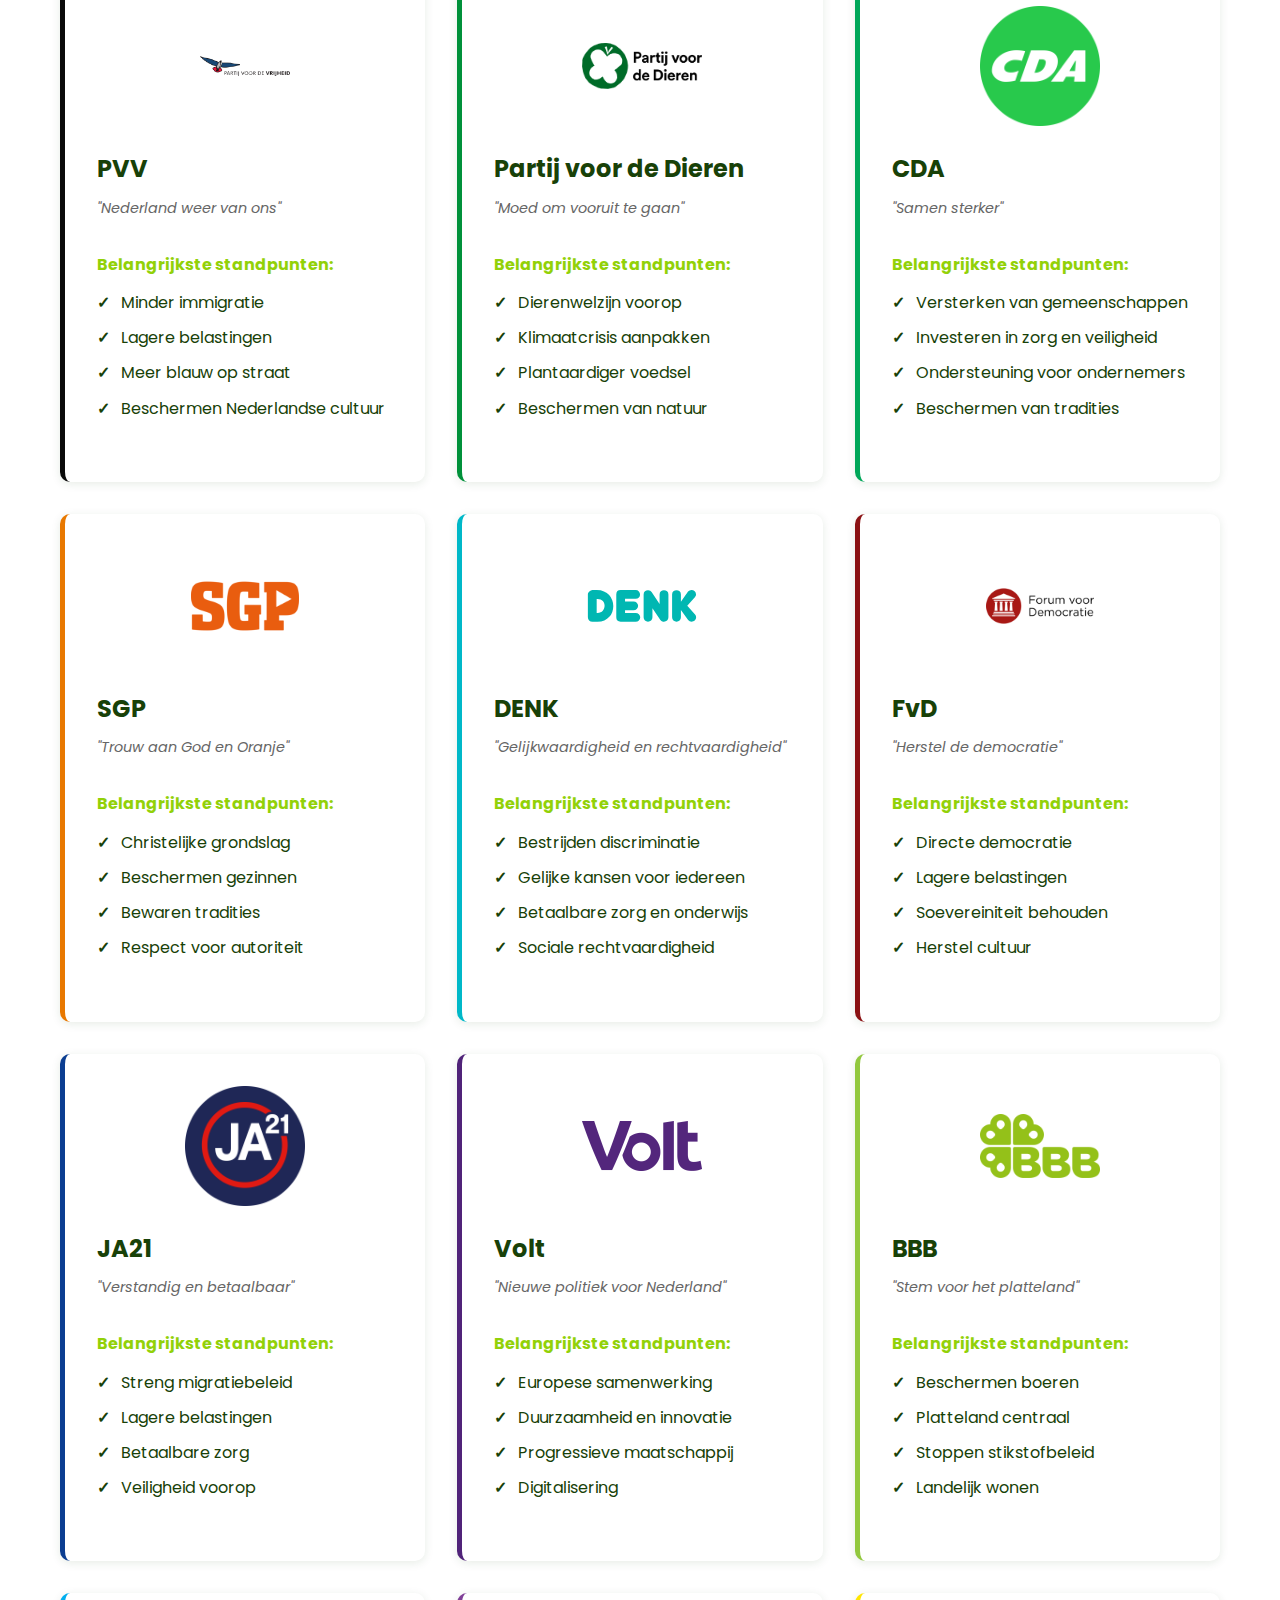
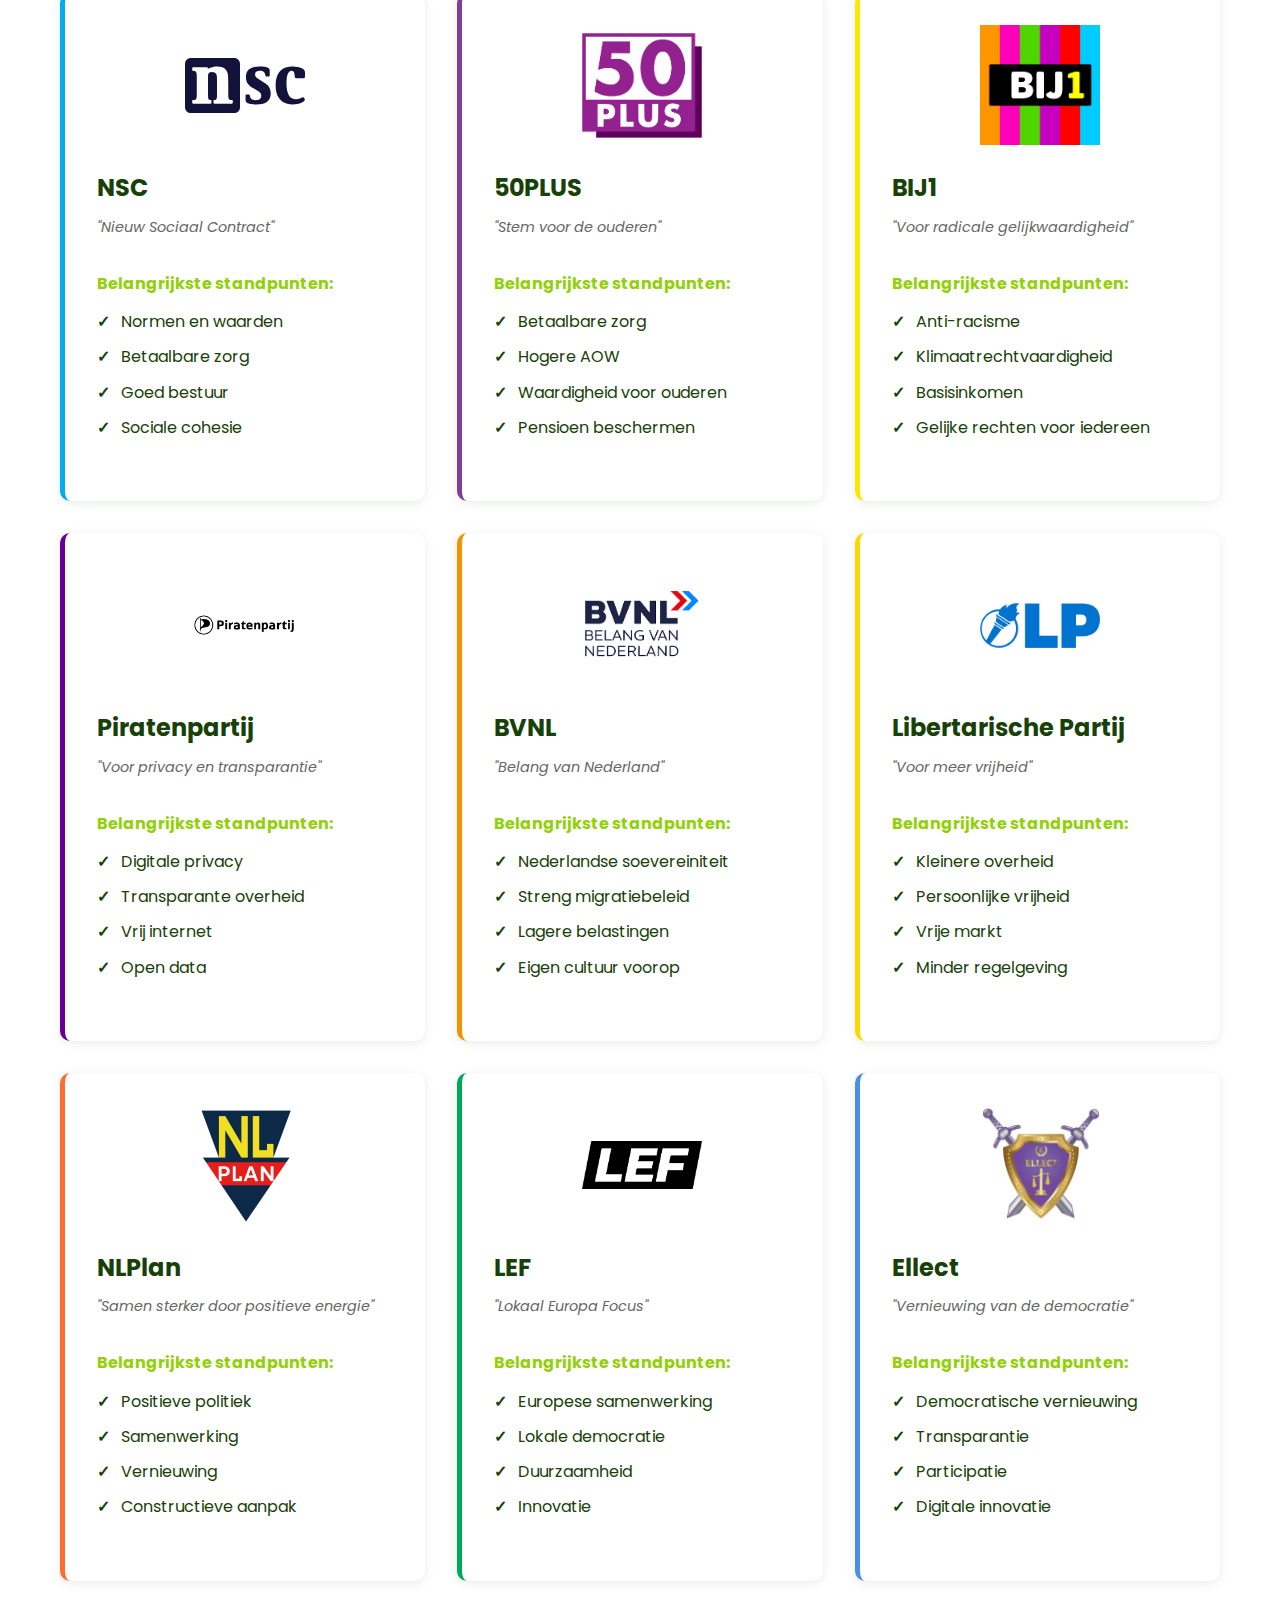
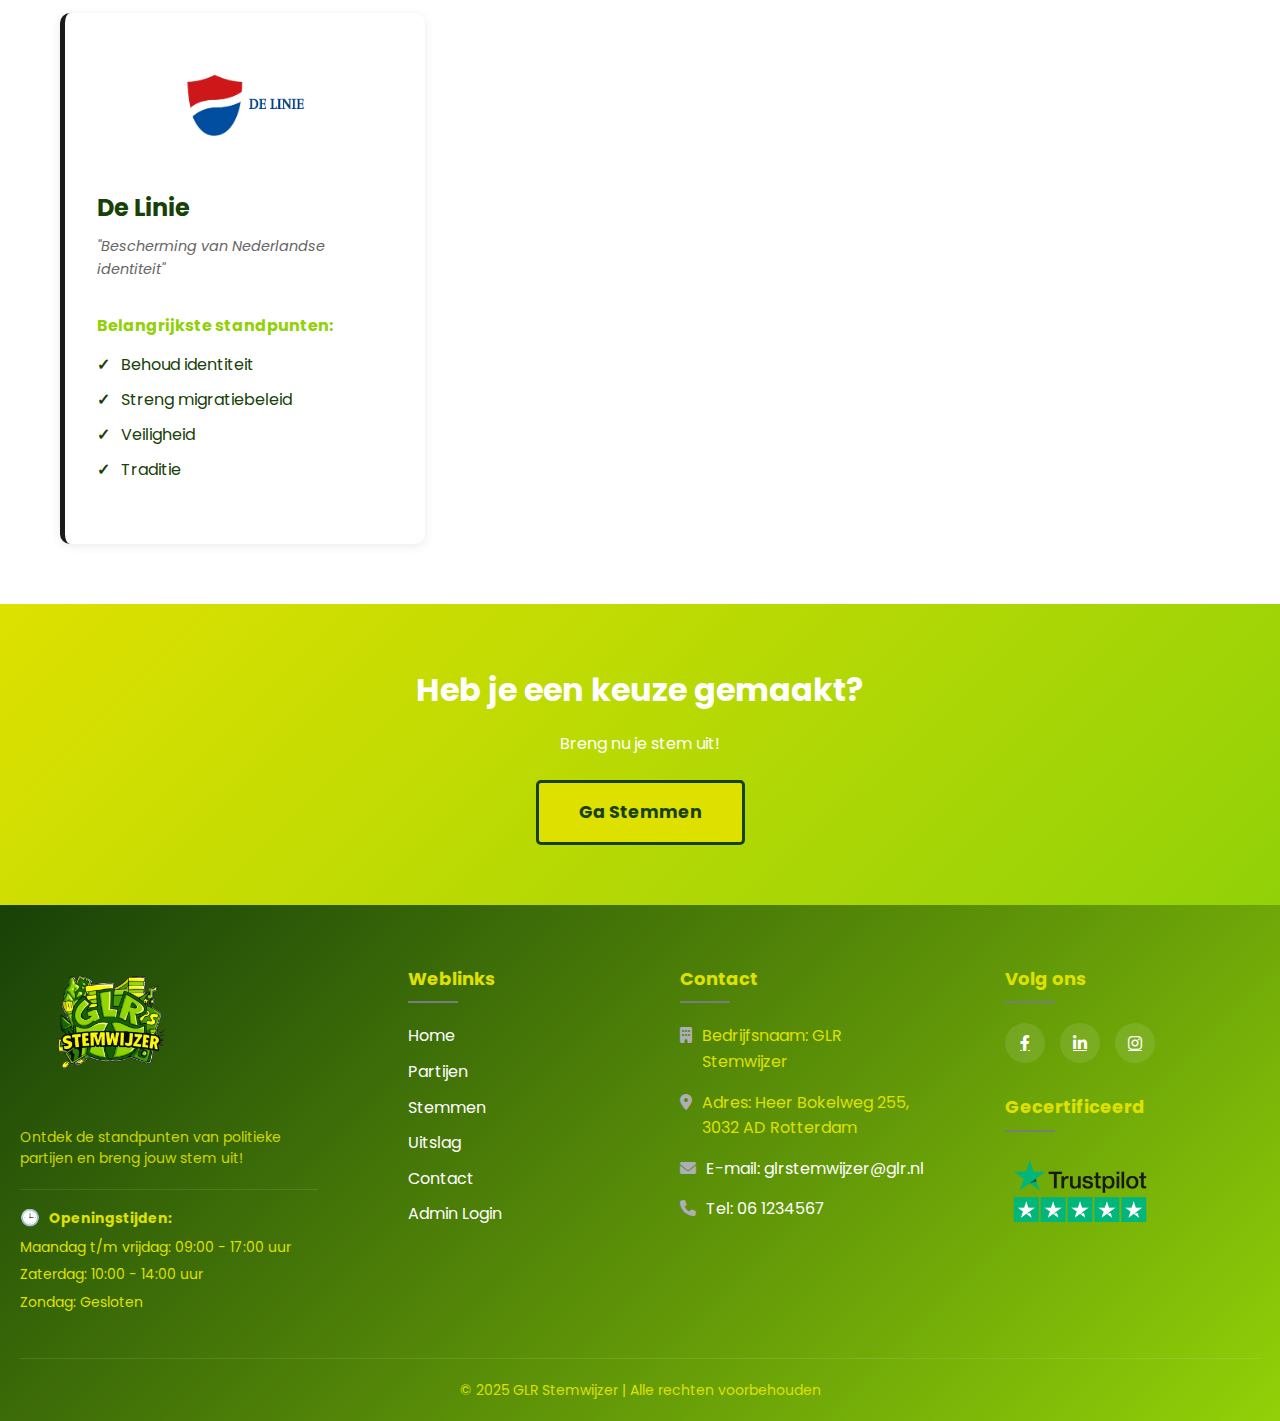
<file: partijen.html>
<!DOCTYPE html>
<html lang="nl">
<head>
    <meta charset="UTF-8">
    <meta name="viewport" content="width=device-width, initial-scale=1.0">
    <title>Partijen - Stemwijzer</title>
    <link rel="stylesheet" href="css/style.css">
    <link href="https://fonts.googleapis.com/css2?family=Poppins:wght@300;400;600;700&display=swap" rel="stylesheet">
    <link rel="stylesheet" href="https://cdnjs.cloudflare.com/ajax/libs/font-awesome/6.0.0/css/all.min.css">
</head>
<body>
    <div class="top-info-bar">
        <div class="container">
            <div class="info-bar-content">
                <div class="rotating-messages">
                    <div class="message-container">
                        <span class="message current"><i class="fas fa-vote-yea"></i> 25 politieke partijen beschikbaar</span>
                        <span class="message"><i class="fas fa-vote-yea"></i> Ontdek jouw politieke match</span>
                        <span class="message"><i class="fas fa-vote-yea"></i> Elke stem maakt het verschil</span>
                        <span class="message"><i class="fas fa-vote-yea"></i> Jongeren bepalen de toekomst</span>
                    </div>
                </div>
                <div class="election-date-fixed">
                    <i class="fas fa-calendar-alt"></i>
                    <span>Verkiezingen: 28 November 2025</span>
                </div>
            </div>
        </div>
    </div>

    <nav class="navbar">
        <div class="container">
            <div class="nav-brand">
                <a href="index.html">
                    <img src="img/glr-logo.png" alt="GLR's Stemwijzer" class="nav-logo">
                </a>
            </div>
            <ul class="nav-menu">
                <li><a href="index.html">Home</a></li>
                <li><a href="partijen.html" class="active">Partijen</a></li>
                <li><a href="stemmen.html">Stemmen</a></li>
                <li><a href="uitslag.html">Uitslag</a></li>
                <li><a href="contact.html">Contact</a></li>
            </ul>
            <div class="hamburger">
                <span></span>
                <span></span>
                <span></span>
            </div>
        </div>
    </nav>

    <section class="page-header">
        <div class="container">
            <h1>Politieke Partijen</h1>
            <p>Ontdek de standpunten van verschillende partijen</p>
        </div>
    </section>

    <section class="partijen">
        <div class="container">
            <div class="partijen-grid" id="partijenGrid">
            </div>
        </div>
    </section>

    <section class="cta">
        <div class="container">
            <h2>Heb je een keuze gemaakt?</h2>
            <p>Breng nu je stem uit!</p>
            <a href="stemmen.html" class="btn btn-large btn-primary">Ga Stemmen</a>
        </div>
    </section>

        <footer>
            <div class="footer-content">
                <div class="footer-logo">
                    <img src="img/glr-logo.png" alt="GLR Stemwijzer Logo">
                    <p class="footer-tagline">Ontdek de standpunten van politieke partijen en breng jouw stem uit!</p>
                    <div class="opening-hours">
                        <p><span class="emoji">🕒</span> <strong>Openingstijden:</strong></p>
                        <p>Maandag t/m vrijdag: 09:00 - 17:00 uur</p>
                        <p>Zaterdag: 10:00 - 14:00 uur</p>
                        <p>Zondag: Gesloten</p>
                    </div>
                </div>

                <div class="footer-nav">
                    <h4>Weblinks</h4>
                    <ul>
                        <li><a href="index.html">Home</a></li>
                        <li><a href="partijen.html">Partijen</a></li>
                        <li><a href="stemmen.html">Stemmen</a></li>
                        <li><a href="uitslag.html">Uitslag</a></li>
                        <li><a href="contact.html">Contact</a></li>
                        <li><a href="admin.html">Admin Login</a></li>
                    </ul>
                </div>

                <div class="footer-contact">
                    <h4>Contact</h4>
                    <p><i class="fas fa-building"></i> Bedrijfsnaam: GLR Stemwijzer</p>
                    <p><i class="fas fa-map-marker-alt"></i> Adres: Heer Bokelweg 255, 3032 AD Rotterdam</p>
                    <p><i class="fas fa-envelope"></i> <a href="mailto:glrstemwijzer@glr.nl">E-mail: glrstemwijzer@glr.nl</a></p>
                    <p><i class="fas fa-phone"></i> <a href="tel:+3161234567">Tel: 06 1234567</a></p>
                </div>

                <div class="footer-social-cert">
                    <div class="social-media">
                        <h4>Volg ons</h4>
                        <div class="social-icons">
                            <a href="index.html" class="social-icon"><i class="fab fa-facebook-f"></i></a>
                            <a href="index.html" class="social-icon"><i class="fab fa-linkedin-in"></i></a>
                            <a href="index.html" class="social-icon"><i class="fab fa-instagram"></i></a>
                        </div>
                    </div>

                    <div class="certificate">
                        <h4>Gecertificeerd</h4>
                        <div class="trustpilot">
                            <img src="img/trustpilot.png" alt="Trustpilot beoordelingen" class="trustpilot-img">
                        </div>
                    </div>
                </div>
            </div>

            <div class="copyright">
                <p>© 2025 GLR Stemwijzer | Alle rechten voorbehouden</p>
            </div>
        </footer>

        <style>
            footer {
                background: linear-gradient(135deg, var(--accent-color) 0%, var(--primary-color) 100%);
                color: var(--secondary-color);
                padding: 60px 20px 20px;
                text-align: left;
            }

            .footer-content {
                max-width: 1400px;
                margin: 0 auto;
                display: grid;
                grid-template-columns: 1.2fr 0.8fr 1fr 1fr;
                gap: 60px;
                margin-bottom: 40px;
            }

            .footer-logo {
                padding-right: 20px;
            }

            .footer-logo img {
                max-width: 180px;
                height: auto;
                margin-bottom: 20px;
            }

            .footer-tagline {
                font-size: 14px;
                line-height: 1.5;
                margin-top: 15px;
                opacity: 0.9;
            }

            .footer-nav,
            .footer-contact,
            .footer-social-cert {
                padding: 0 10px;
            }

            .footer-nav h4,
            .footer-contact h4,
            .footer-social-cert h4 {
                font-size: 18px;
                margin-bottom: 20px;
                position: relative;
                padding-bottom: 10px;
                text-align: left;
            }

            .footer-nav h4::after,
            .footer-contact h4::after,
            .footer-social-cert h4::after {
                content: '';
                position: absolute;
                left: 0;
                bottom: 0;
                width: 50px;
                height: 2px;
                background: #787c7d;
            }

            .footer-nav ul {
                list-style: none;
                padding: 0;
                margin: 0;
            }

            .footer-nav ul li {
                margin-bottom: 10px;
            }

            .footer-nav ul li a {
                color: #fff;
                text-decoration: none;
                transition: color 0.3s ease;
            }

            .footer-nav ul li a:hover {
                color: #aeaeb8;
            }

            .footer-contact p {
                margin-bottom: 15px;
                display: flex;
                align-items: flex-start;
            }

            .footer-contact i {
                margin-right: 10px;
                color: #aeaeb8;
                margin-top: 4px;
            }

            .footer-contact a {
                color: #fff;
                text-decoration: none;
                transition: color 0.3s ease;
            }

            .footer-contact a:hover {
                color: #aeaeb8;
            }

            .copyright {
                border-top: 1px solid rgba(255, 255, 255, 0.1);
                padding-top: 20px;
                text-align: center;
                font-size: 14px;
            }

            .opening-hours {
                margin-top: 20px;
                padding-top: 15px;
                border-top: 1px solid rgba(255, 255, 255, 0.1);
            }

            .opening-hours p {
                margin-bottom: 5px;
                font-size: 14px;
            }

            .emoji {
                font-size: 16px;
                margin-right: 5px;
            }

            .social-media {
                margin-bottom: 30px;
            }

            .social-icons {
                display: flex;
                gap: 15px;
                margin-top: 15px;
            }

            .social-icon {
                display: flex;
                align-items: center;
                justify-content: center;
                width: 40px;
                height: 40px;
                background-color: rgba(255, 255, 255, 0.1);
                border-radius: 50%;
                color: #fff;
                transition: all 0.3s ease;
            }

            .social-icon:hover {
                background-color: #5ca5b8;
                transform: translateY(-3px);
            }

            .certificate-img {
                max-width: 150px;
                height: auto;
                margin-top: 10px;
            }

            .trustpilot {
                margin-top: 25px;
            }

            .trustpilot-img {
                max-width: 150px;
                height: auto;
                border-radius: 5px;
            }

            .cta .btn {
                margin-top: 24px;
                display: inline-block;
            }

            @media (max-width: 1200px) {
                .footer-content {
                    grid-template-columns: 1fr 1fr;
                    gap: 40px;
                }
            }

            @media (max-width: 768px) {
                .footer-content {
                    grid-template-columns: 1fr;
                    text-align: center;
                    gap: 50px;
                }

                .footer-logo img {
                    margin: 0 auto 20px;
                }

                .footer-tagline {
                    text-align: center;
                }

                .footer-nav h4,
                .footer-contact h4,
                .footer-social-cert h4 {
                    text-align: center;
                }

                .footer-nav h4::after,
                .footer-contact h4::after,
                .footer-social-cert h4::after {
                    left: 50%;
                    transform: translateX(-50%);
                }

                .footer-contact p {
                    justify-content: center;
                }

                .social-icons {
                    justify-content: center;
                }

                .certificate {
                    text-align: center;
                }

                .certificate-img {
                    margin: 10px auto 0;
                }

                .trustpilot {
                    text-align: center;
                }

                .trustpilot-img {
                    margin: 0 auto;
                }
            }
        </style>


    <script src="js/main.js"></script>
    <script src="js/partijen.js"></script>
</body>
</html>
</file>
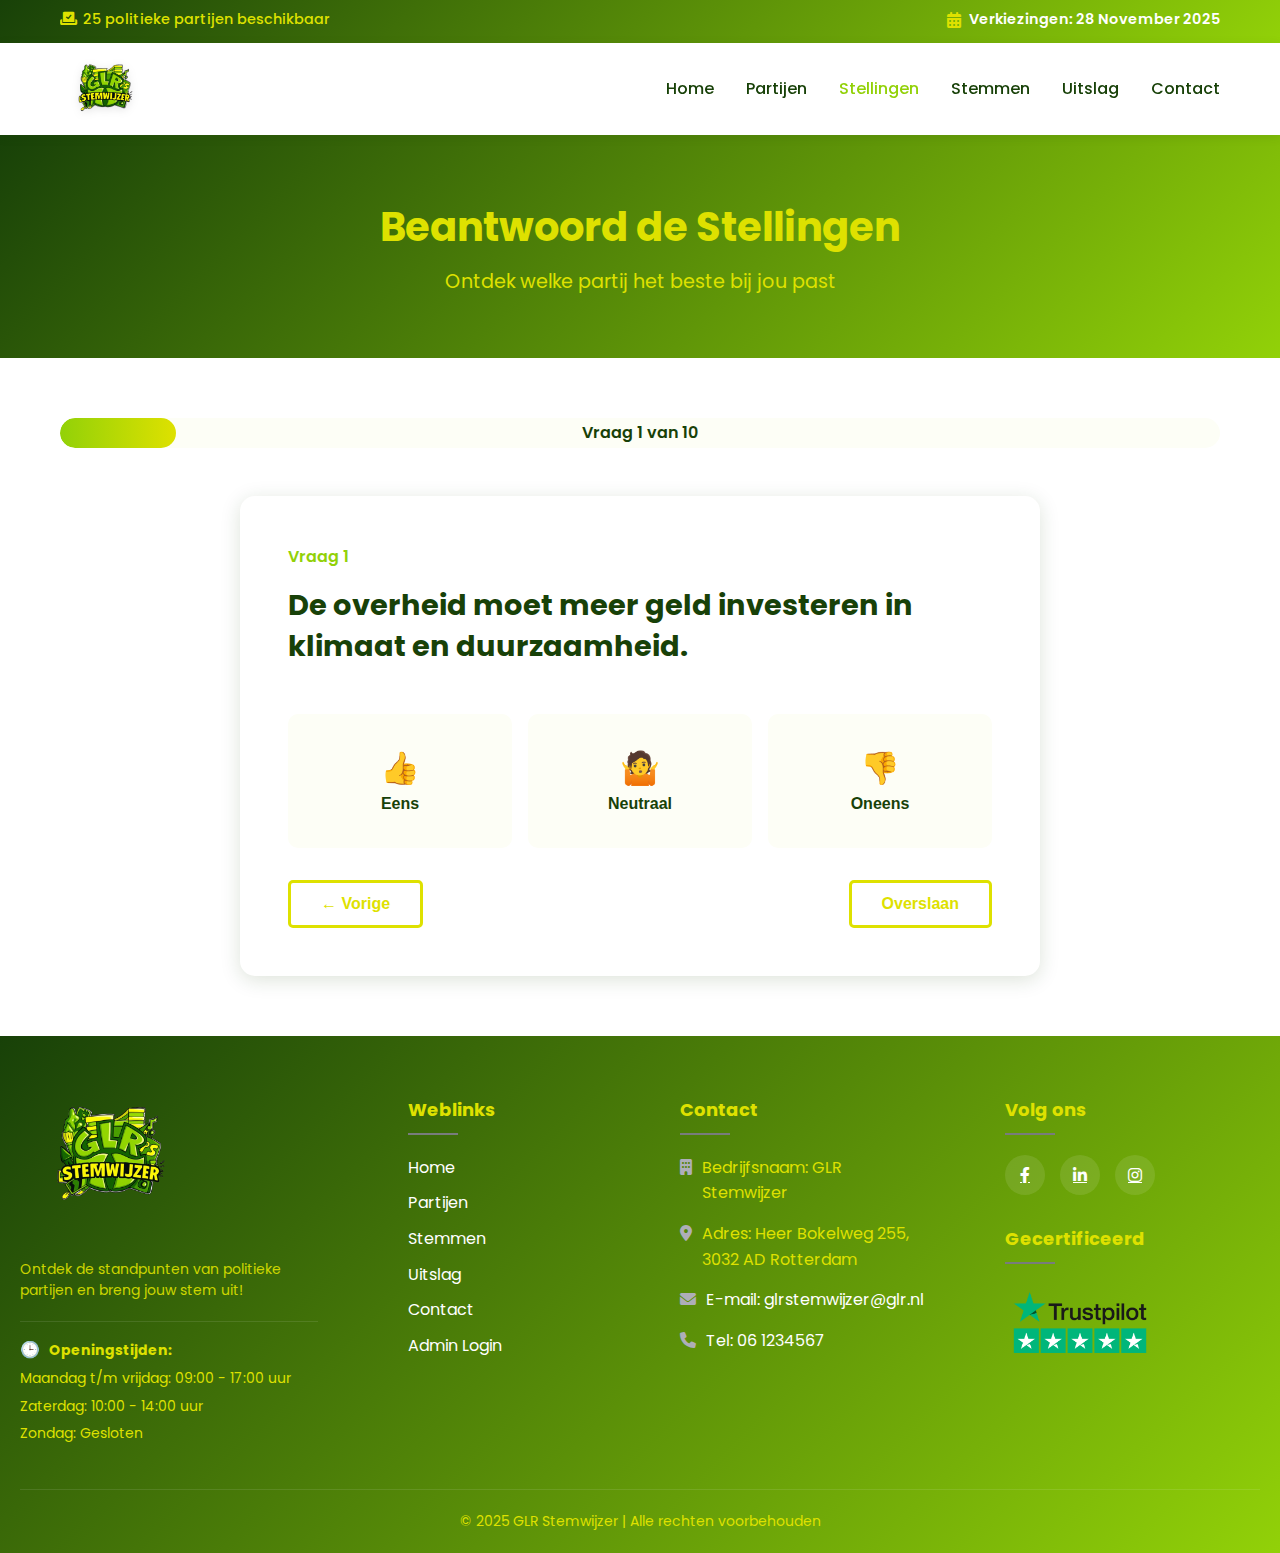
<file: stellingen.html>
<!DOCTYPE html>
<html lang="nl">
<head>
    <meta charset="UTF-8">
    <meta name="viewport" content="width=device-width, initial-scale=1.0">
    <title>Stellingen - Stemwijzer</title>
    <link rel="stylesheet" href="css/style.css">
    <link href="https://fonts.googleapis.com/css2?family=Poppins:wght@300;400;600;700&display=swap" rel="stylesheet">
    <link rel="stylesheet" href="https://cdnjs.cloudflare.com/ajax/libs/font-awesome/6.0.0/css/all.min.css">
</head>
<body>
    <div class="top-info-bar">
        <div class="container">
            <div class="info-bar-content">
                <div class="rotating-messages">
                    <div class="message-container">
                        <span class="message current"><i class="fas fa-vote-yea"></i> 25 politieke partijen beschikbaar</span>
                        <span class="message"><i class="fas fa-vote-yea"></i> Ontdek jouw politieke match</span>
                        <span class="message"><i class="fas fa-vote-yea"></i> Elke stem maakt het verschil</span>
                        <span class="message"><i class="fas fa-vote-yea"></i> Jongeren bepalen de toekomst</span>
                    </div>
                </div>
                <div class="election-date-fixed">
                    <i class="fas fa-calendar-alt"></i>
                    <span>Verkiezingen: 28 November 2025</span>
                </div>
            </div>
        </div>
    </div>

    <nav class="navbar">
        <div class="container">
            <div class="nav-brand">
                <a href="index.html">
                    <img src="img/glr-logo.png" alt="GLR's Stemwijzer" class="nav-logo">
                </a>
            </div>
            <ul class="nav-menu">
                <li><a href="index.html">Home</a></li>
                <li><a href="partijen.html">Partijen</a></li>
                <li><a href="stellingen.html" class="active">Stellingen</a></li>
                <li><a href="stemmen.html">Stemmen</a></li>
                <li><a href="uitslag.html">Uitslag</a></li>
                <li><a href="contact.html">Contact</a></li>
            </ul>
            <div class="hamburger">
                <span></span>
                <span></span>
                <span></span>
            </div>
        </div>
    </nav>

    <section class="page-header">
        <div class="container">
            <h1>Beantwoord de Stellingen</h1>
            <p>Ontdek welke partij het beste bij jou past</p>
        </div>
    </section>

    <section class="stellingen-quiz">
        <div class="container">
            <div class="progress-bar">
                <div class="progress-fill" id="progressBar"></div>
                <span class="progress-text" id="progressText">Vraag 1 van 10</span>
            </div>

            <div class="question-card" id="questionCard">
                <div class="question-number" id="questionNumber">Vraag 1</div>
                <h2 class="question-text" id="questionText">Loading...</h2>
                
                <div class="answer-buttons">
                    <button class="answer-btn" data-answer="eens" onclick="answerQuestion('eens')">
                        <span class="answer-icon">👍</span>
                        <span>Eens</span>
                    </button>
                    <button class="answer-btn neutral" data-answer="neutraal" onclick="answerQuestion('neutraal')">
                        <span class="answer-icon">🤷</span>
                        <span>Neutraal</span>
                    </button>
                    <button class="answer-btn" data-answer="oneens" onclick="answerQuestion('oneens')">
                        <span class="answer-icon">👎</span>
                        <span>Oneens</span>
                    </button>
                </div>

                <div class="question-navigation">
                    <button class="btn btn-secondary" id="prevBtn" onclick="previousQuestion()" disabled>
                        ← Vorige
                    </button>
                    <button class="btn btn-secondary" id="skipBtn" onclick="skipQuestion()">
                        Overslaan
                    </button>
                </div>
            </div>

            <div class="quiz-results" id="quizResults" style="display: none;">
                <div class="results-header">
                    <h2>Jouw Match!</h2>
                    <p>Op basis van jouw antwoorden passen deze partijen het beste bij jou:</p>
                </div>

                <div class="match-results" id="matchResults">
                </div>

                <div class="results-actions">
                    <button class="btn btn-primary" onclick="location.href='stemmen.html'">
                        Ga Stemmen
                    </button>
                    <button class="btn btn-secondary" onclick="restartQuiz()">
                        Opnieuw Beginnen
                    </button>
                </div>
            </div>
        </div>
    </section>

        <footer>
            <div class="footer-content">
                <div class="footer-logo">
                    <img src="img/glr-logo.png" alt="GLR Stemwijzer Logo">
                    <p class="footer-tagline">Ontdek de standpunten van politieke partijen en breng jouw stem uit!</p>
                    <div class="opening-hours">
                        <p><span class="emoji">🕒</span> <strong>Openingstijden:</strong></p>
                        <p>Maandag t/m vrijdag: 09:00 - 17:00 uur</p>
                        <p>Zaterdag: 10:00 - 14:00 uur</p>
                        <p>Zondag: Gesloten</p>
                    </div>
                </div>

                <div class="footer-nav">
                    <h4>Weblinks</h4>
                    <ul>
                        <li><a href="index.html">Home</a></li>
                        <li><a href="partijen.html">Partijen</a></li>
                        <li><a href="stemmen.html">Stemmen</a></li>
                        <li><a href="uitslag.html">Uitslag</a></li>
                        <li><a href="contact.html">Contact</a></li>
                        <li><a href="admin.html">Admin Login</a></li>
                    </ul>
                </div>

                <div class="footer-contact">
                    <h4>Contact</h4>
                    <p><i class="fas fa-building"></i> Bedrijfsnaam: GLR Stemwijzer</p>
                    <p><i class="fas fa-map-marker-alt"></i> Adres: Heer Bokelweg 255, 3032 AD Rotterdam</p>
                    <p><i class="fas fa-envelope"></i> <a href="mailto:glrstemwijzer@glr.nl">E-mail: glrstemwijzer@glr.nl</a></p>
                    <p><i class="fas fa-phone"></i> <a href="tel:+3161234567">Tel: 06 1234567</a></p>
                </div>

                <div class="footer-social-cert">
                    <div class="social-media">
                        <h4>Volg ons</h4>
                        <div class="social-icons">
                            <a href="index.html" class="social-icon"><i class="fab fa-facebook-f"></i></a>
                            <a href="index.html" class="social-icon"><i class="fab fa-linkedin-in"></i></a>
                            <a href="index.html" class="social-icon"><i class="fab fa-instagram"></i></a>
                        </div>
                    </div>

                    <div class="certificate">
                        <h4>Gecertificeerd</h4>
                        <div class="trustpilot">
                            <img src="img/trustpilot.png" alt="Trustpilot beoordelingen" class="trustpilot-img">
                        </div>
                    </div>
                </div>
            </div>

            <div class="copyright">
                <p>© 2025 GLR Stemwijzer | Alle rechten voorbehouden</p>
            </div>
        </footer>

        <style>
            footer {
                background: linear-gradient(135deg, var(--accent-color) 0%, var(--primary-color) 100%);
                color: var(--secondary-color);
                padding: 60px 20px 20px;
                text-align: left;
            }

            .footer-content {
                max-width: 1400px;
                margin: 0 auto;
                display: grid;
                grid-template-columns: 1.2fr 0.8fr 1fr 1fr;
                gap: 60px;
                margin-bottom: 40px;
            }

            .footer-logo {
                padding-right: 20px;
            }

            .footer-logo img {
                max-width: 180px;
                height: auto;
                margin-bottom: 20px;
            }

            .footer-tagline {
                font-size: 14px;
                line-height: 1.5;
                margin-top: 15px;
                opacity: 0.9;
            }

            .footer-nav,
            .footer-contact,
            .footer-social-cert {
                padding: 0 10px;
            }

            .footer-nav h4,
            .footer-contact h4,
            .footer-social-cert h4 {
                font-size: 18px;
                margin-bottom: 20px;
                position: relative;
                padding-bottom: 10px;
                text-align: left;
            }

            .footer-nav h4::after,
            .footer-contact h4::after,
            .footer-social-cert h4::after {
                content: '';
                position: absolute;
                left: 0;
                bottom: 0;
                width: 50px;
                height: 2px;
                background: #787c7d;
            }

            .footer-nav ul {
                list-style: none;
                padding: 0;
                margin: 0;
            }

            .footer-nav ul li {
                margin-bottom: 10px;
            }

            .footer-nav ul li a {
                color: #fff;
                text-decoration: none;
                transition: color 0.3s ease;
            }

            .footer-nav ul li a:hover {
                color: #aeaeb8;
            }

            .footer-contact p {
                margin-bottom: 15px;
                display: flex;
                align-items: flex-start;
            }

            .footer-contact i {
                margin-right: 10px;
                color: #aeaeb8;
                margin-top: 4px;
            }

            .footer-contact a {
                color: #fff;
                text-decoration: none;
                transition: color 0.3s ease;
            }

            .footer-contact a:hover {
                color: #aeaeb8;
            }

            .copyright {
                border-top: 1px solid rgba(255, 255, 255, 0.1);
                padding-top: 20px;
                text-align: center;
                font-size: 14px;
            }

            .opening-hours {
                margin-top: 20px;
                padding-top: 15px;
                border-top: 1px solid rgba(255, 255, 255, 0.1);
            }

            .opening-hours p {
                margin-bottom: 5px;
                font-size: 14px;
            }

            .emoji {
                font-size: 16px;
                margin-right: 5px;
            }

            .social-media {
                margin-bottom: 30px;
            }

            .social-icons {
                display: flex;
                gap: 15px;
                margin-top: 15px;
            }

            .social-icon {
                display: flex;
                align-items: center;
                justify-content: center;
                width: 40px;
                height: 40px;
                background-color: rgba(255, 255, 255, 0.1);
                border-radius: 50%;
                color: #fff;
                transition: all 0.3s ease;
            }

            .social-icon:hover {
                background-color: #5ca5b8;
                transform: translateY(-3px);
            }

            .certificate-img {
                max-width: 150px;
                height: auto;
                margin-top: 10px;
            }

            .trustpilot {
                margin-top: 25px;
            }

            .trustpilot-img {
                max-width: 150px;
                height: auto;
                border-radius: 5px;
            }

            @media (max-width: 1200px) {
                .footer-content {
                    grid-template-columns: 1fr 1fr;
                    gap: 40px;
                }
            }

            @media (max-width: 768px) {
                .footer-content {
                    grid-template-columns: 1fr;
                    text-align: center;
                    gap: 50px;
                }

                .footer-logo img {
                    margin: 0 auto 20px;
                }

                .footer-tagline {
                    text-align: center;
                }

                .footer-nav h4,
                .footer-contact h4,
                .footer-social-cert h4 {
                    text-align: center;
                }

                .footer-nav h4::after,
                .footer-contact h4::after,
                .footer-social-cert h4::after {
                    left: 50%;
                    transform: translateX(-50%);
                }

                .footer-contact p {
                    justify-content: center;
                }

                .social-icons {
                    justify-content: center;
                }

                .certificate {
                    text-align: center;
                }

                .certificate-img {
                    margin: 10px auto 0;
                }

                .trustpilot {
                    text-align: center;
                }

                .trustpilot-img {
                    margin: 0 auto;
                }
            }
        </style>


    <script src="js/main.js"></script>
    <script src="js/stellingen.js"></script>
</body>
</html>
</file>
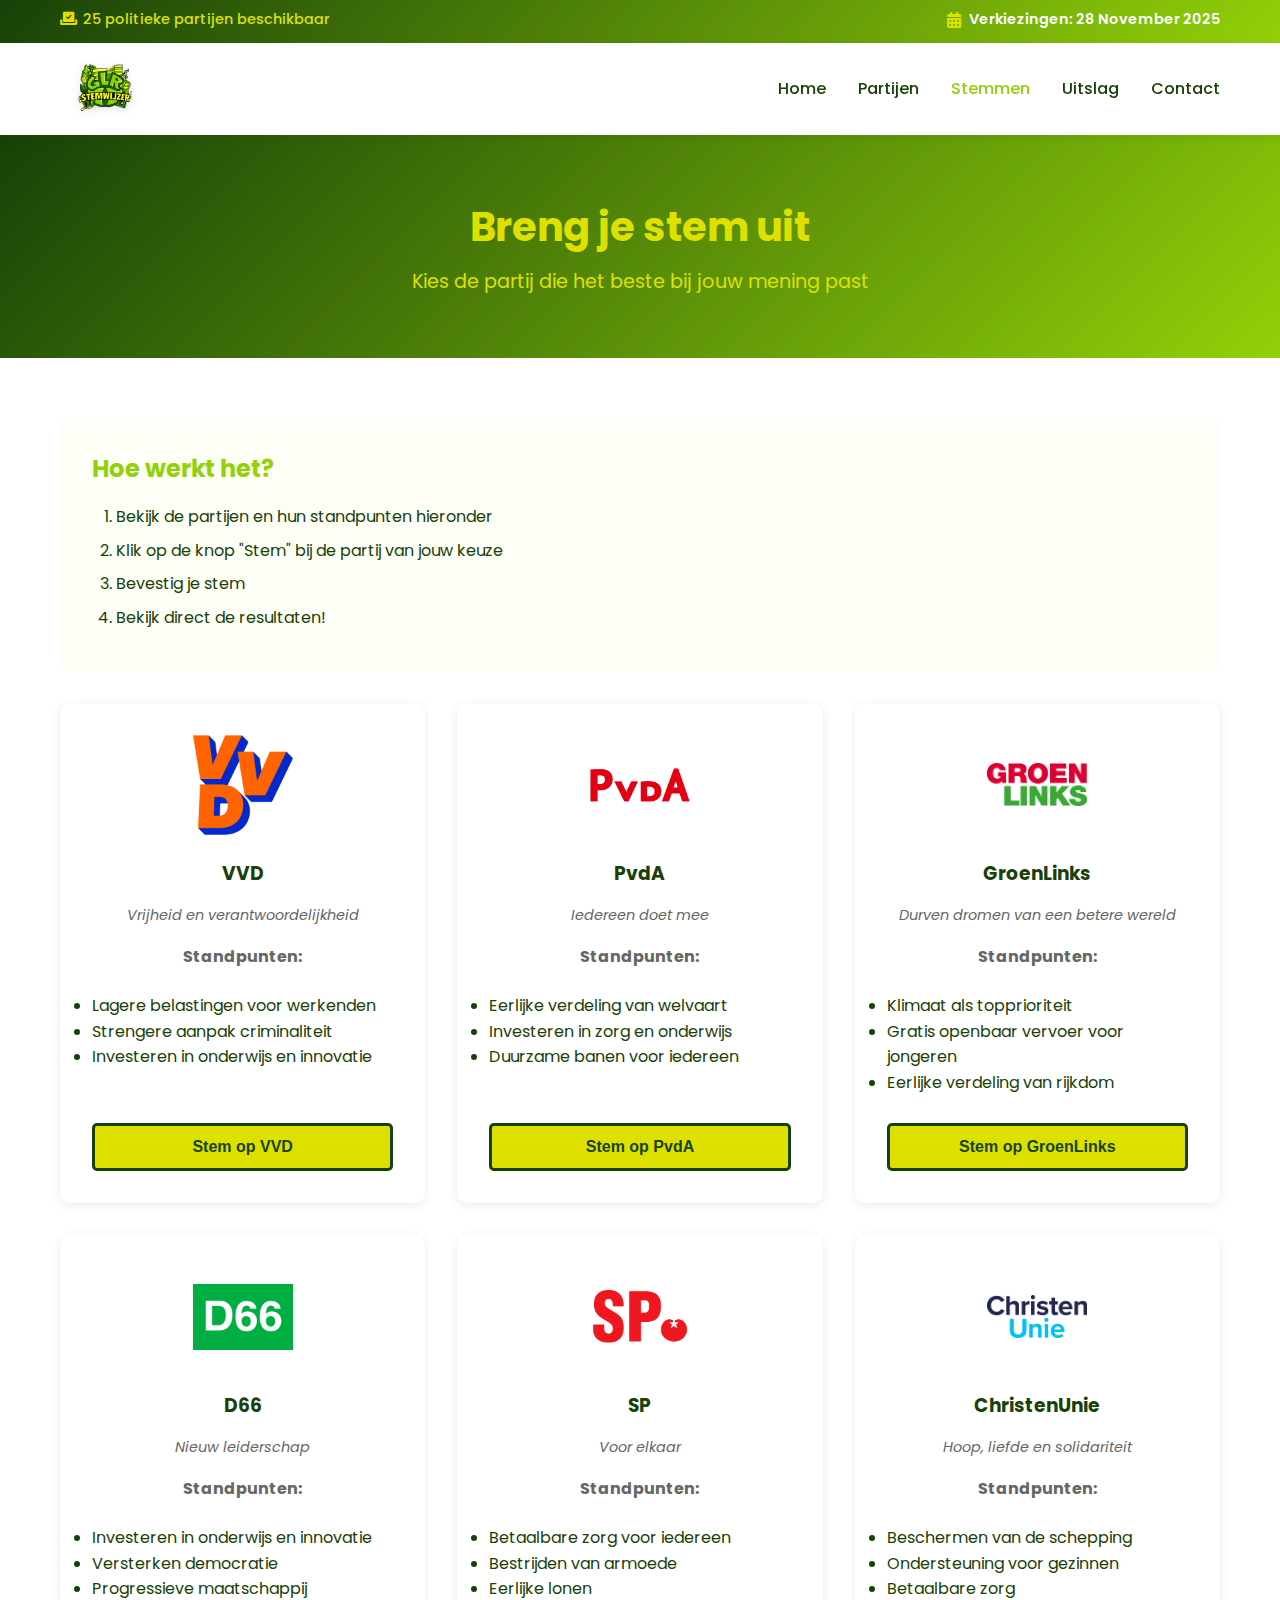
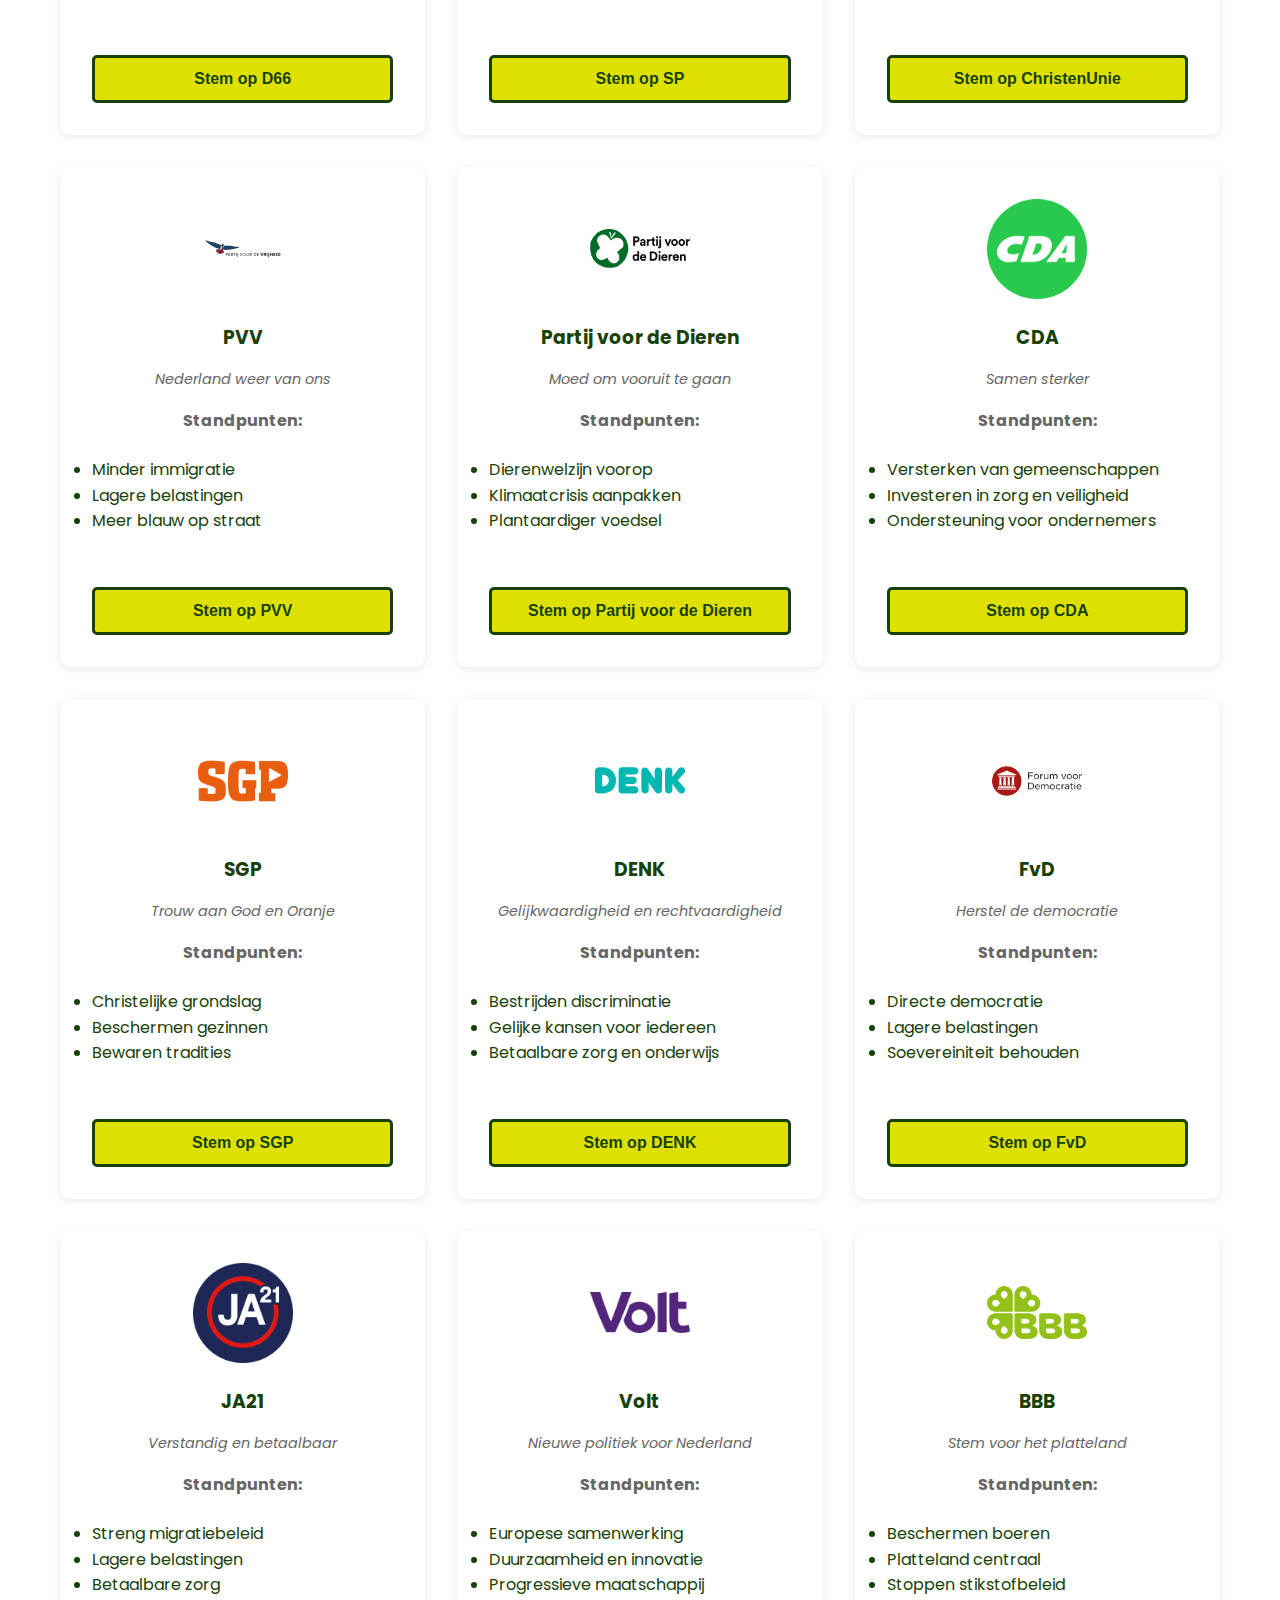
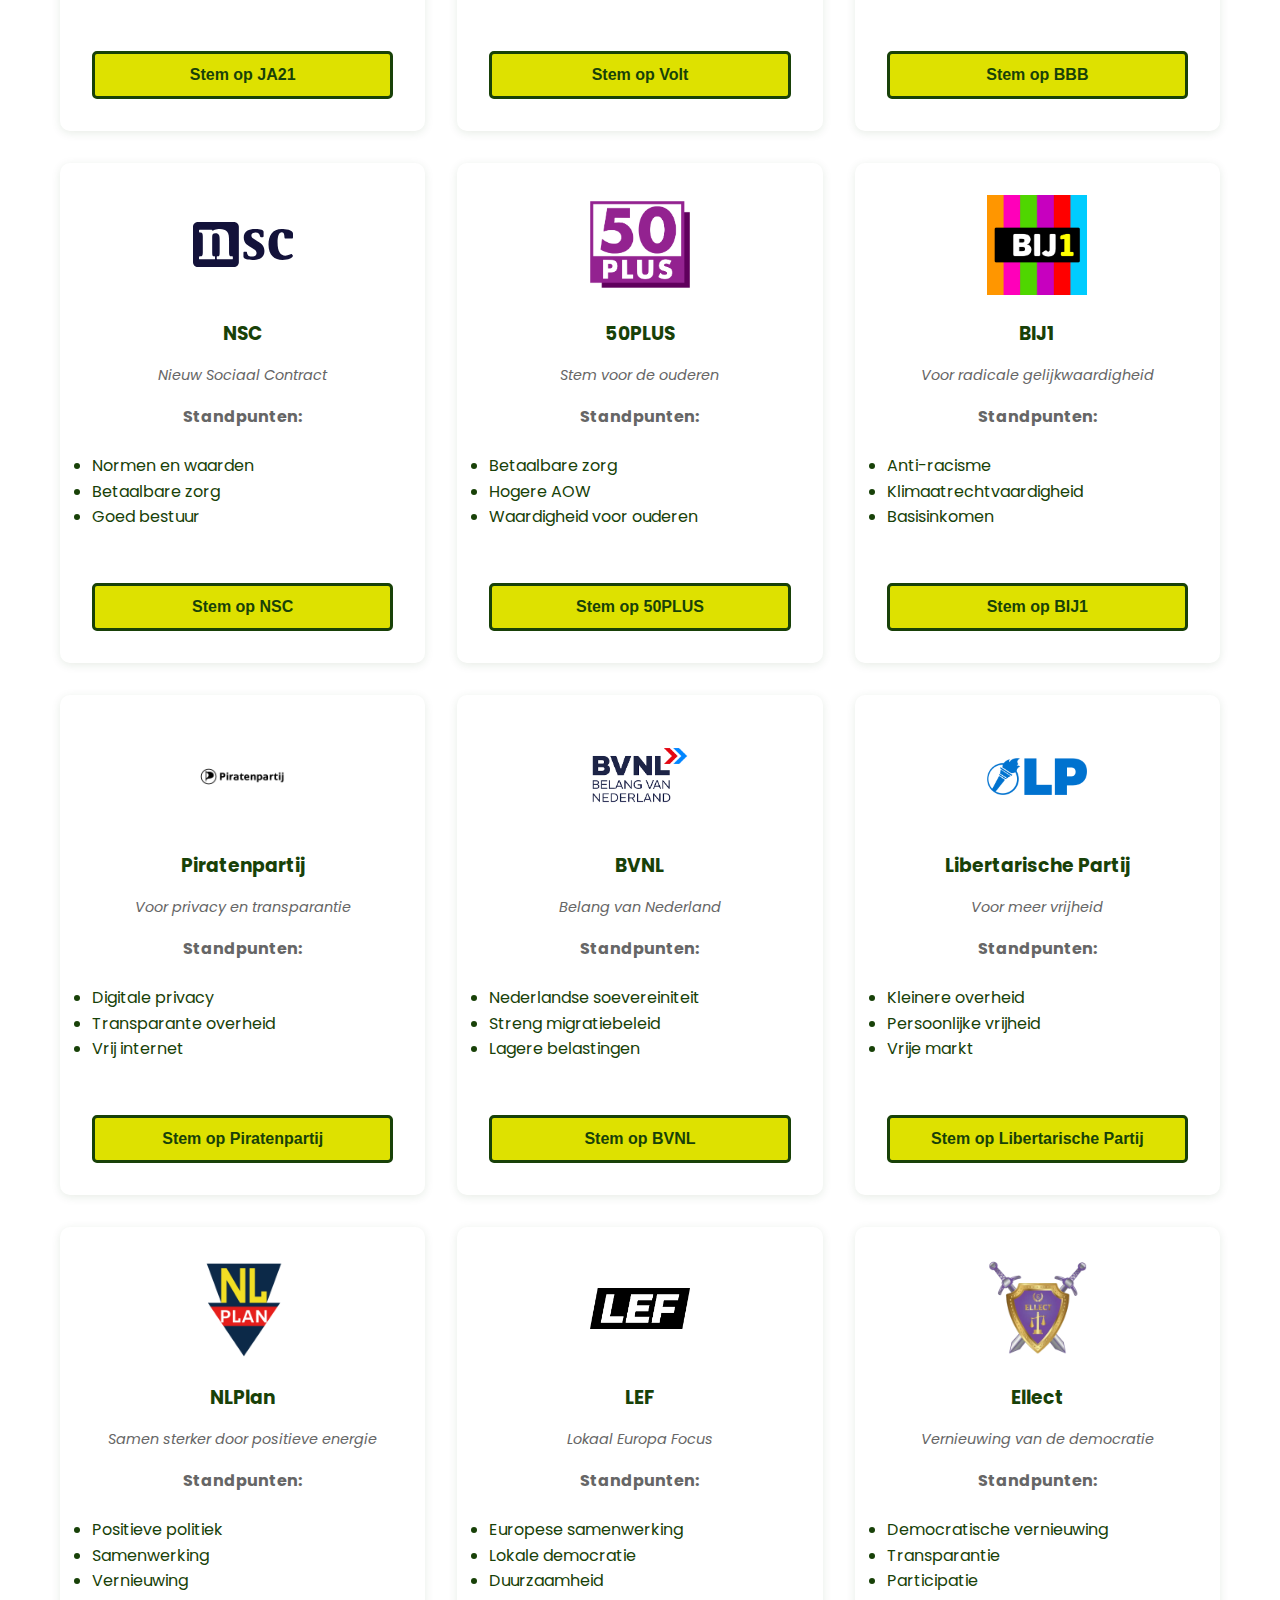
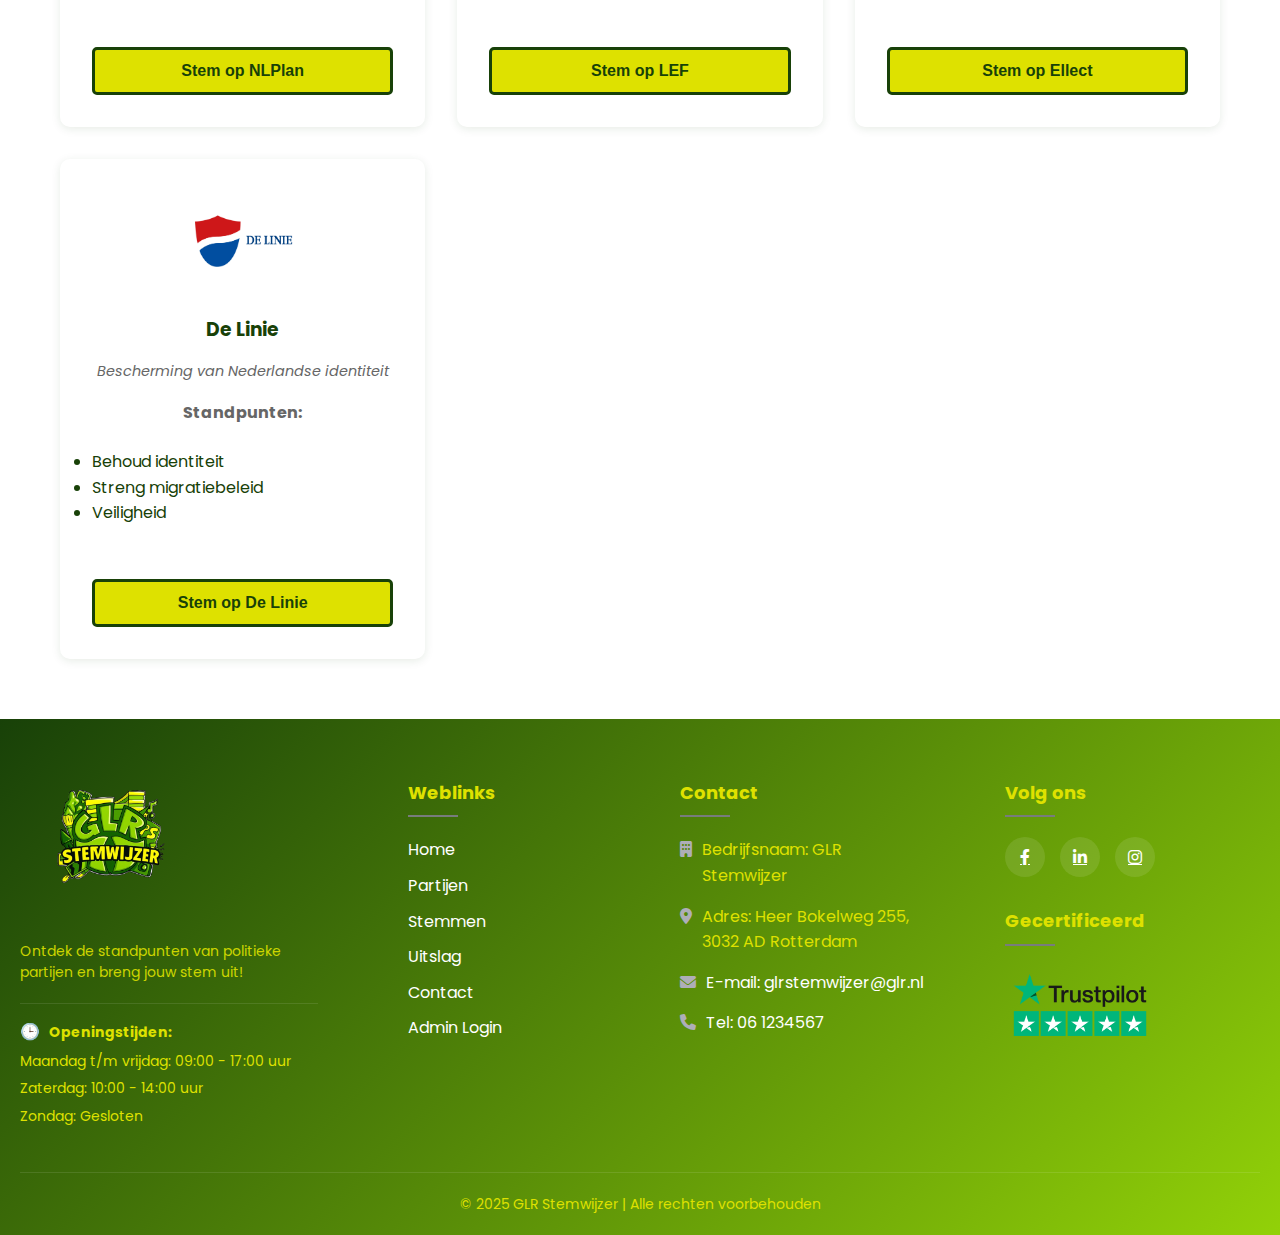
<file: stemmen.html>
<!DOCTYPE html>
<html lang="nl">
<head>
    <meta charset="UTF-8">
    <meta name="viewport" content="width=device-width, initial-scale=1.0">
    <title>Stemmen - Stemwijzer</title>
    <link rel="stylesheet" href="css/style.css">
    <link href="https://fonts.googleapis.com/css2?family=Poppins:wght@300;400;600;700&display=swap" rel="stylesheet">
    <link rel="stylesheet" href="https://cdnjs.cloudflare.com/ajax/libs/font-awesome/6.0.0/css/all.min.css">
</head>
<body>
    <div class="top-info-bar">
        <div class="container">
            <div class="info-bar-content">
                <div class="rotating-messages">
                    <div class="message-container">
                        <span class="message current"><i class="fas fa-vote-yea"></i> 25 politieke partijen beschikbaar</span>
                        <span class="message"><i class="fas fa-vote-yea"></i> Ontdek jouw politieke match</span>
                        <span class="message"><i class="fas fa-vote-yea"></i> Elke stem maakt het verschil</span>
                        <span class="message"><i class="fas fa-vote-yea"></i> Jongeren bepalen de toekomst</span>
                    </div>
                </div>
                <div class="election-date-fixed">
                    <i class="fas fa-calendar-alt"></i>
                    <span>Verkiezingen: 28 November 2025</span>
                </div>
            </div>
        </div>
    </div>

    <nav class="navbar">
        <div class="container">
            <div class="nav-brand">
                <a href="index.html">
                    <img src="img/glr-logo.png" alt="GLR's Stemwijzer" class="nav-logo">
                </a>
            </div>
            <ul class="nav-menu">
                <li><a href="index.html">Home</a></li>
                <li><a href="partijen.html">Partijen</a></li>
                <li><a href="stemmen.html" class="active">Stemmen</a></li>
                <li><a href="uitslag.html">Uitslag</a></li>
                <li><a href="contact.html">Contact</a></li>
            </ul>
            <div class="hamburger">
                <span></span>
                <span></span>
                <span></span>
            </div>
        </div>
    </nav>

    <section class="page-header">
        <div class="container">
            <h1>Breng je stem uit</h1>
            <p>Kies de partij die het beste bij jouw mening past</p>
        </div>
    </section>

    <section class="stemmen">
        <div class="container">
            <div id="alreadyVoted" class="alert alert-info" style="display: none;">
                <h3>Je hebt al gestemd!</h3>
                <p>Je kunt maar één keer stemmen. Bekijk de resultaten om te zien hoe anderen hebben gestemd.</p>
                <a href="uitslag.html" class="btn btn-primary">Bekijk Uitslag</a>
            </div>

            <div id="votingSection">
                <div class="voting-instructions">
                    <h2>Hoe werkt het?</h2>
                    <ol>
                        <li>Bekijk de partijen en hun standpunten hieronder</li>
                        <li>Klik op de knop "Stem" bij de partij van jouw keuze</li>
                        <li>Bevestig je stem</li>
                        <li>Bekijk direct de resultaten!</li>
                    </ol>
                </div>

                <div class="partijen-voting" id="partijenVoting">
                </div>
            </div>
        </div>
    </section>

    <div id="voteModal" class="modal">
        <div class="modal-content">
            <h2>Bevestig je stem</h2>
            <p>Weet je zeker dat je wilt stemmen op:</p>
            <h3 id="selectedParty"></h3>
            <div class="modal-buttons">
                <button class="btn btn-primary" id="confirmVote">Ja, stem uitbrengen</button>
                <button class="btn btn-secondary" id="cancelVote">Annuleren</button>
            </div>
        </div>
    </div>

    <div id="successModal" class="modal">
        <div class="modal-content success">
            <div class="success-icon">✓</div>
            <h2>Bedankt voor je stem!</h2>
            <p>Je stem is succesvol geregistreerd.</p>
            <div class="modal-buttons">
                <a href="uitslag.html" class="btn btn-primary">Bekijk Resultaten</a>
                <a href="index.html" class="btn btn-secondary">Terug naar Home</a>
            </div>
        </div>
    </div>

        <footer>
            <div class="footer-content">
                <div class="footer-logo">
                    <img src="img/glr-logo.png" alt="GLR Stemwijzer Logo">
                    <p class="footer-tagline">Ontdek de standpunten van politieke partijen en breng jouw stem uit!</p>
                    <div class="opening-hours">
                        <p><span class="emoji">🕒</span> <strong>Openingstijden:</strong></p>
                        <p>Maandag t/m vrijdag: 09:00 - 17:00 uur</p>
                        <p>Zaterdag: 10:00 - 14:00 uur</p>
                        <p>Zondag: Gesloten</p>
                    </div>
                </div>

                <div class="footer-nav">
                    <h4>Weblinks</h4>
                    <ul>
                        <li><a href="index.html">Home</a></li>
                        <li><a href="partijen.html">Partijen</a></li>
                        <li><a href="stemmen.html">Stemmen</a></li>
                        <li><a href="uitslag.html">Uitslag</a></li>
                        <li><a href="contact.html">Contact</a></li>
                        <li><a href="admin.html">Admin Login</a></li>
                    </ul>
                </div>

                <div class="footer-contact">
                    <h4>Contact</h4>
                    <p><i class="fas fa-building"></i> Bedrijfsnaam: GLR Stemwijzer</p>
                    <p><i class="fas fa-map-marker-alt"></i> Adres: Heer Bokelweg 255, 3032 AD Rotterdam</p>
                    <p><i class="fas fa-envelope"></i> <a href="mailto:glrstemwijzer@glr.nl">E-mail: glrstemwijzer@glr.nl</a></p>
                    <p><i class="fas fa-phone"></i> <a href="tel:+3161234567">Tel: 06 1234567</a></p>
                </div>

                <div class="footer-social-cert">
                    <div class="social-media">
                        <h4>Volg ons</h4>
                        <div class="social-icons">
                            <a href="index.html" class="social-icon"><i class="fab fa-facebook-f"></i></a>
                            <a href="index.html" class="social-icon"><i class="fab fa-linkedin-in"></i></a>
                            <a href="index.html" class="social-icon"><i class="fab fa-instagram"></i></a>
                        </div>
                    </div>

                    <div class="certificate">
                        <h4>Gecertificeerd</h4>
                        <div class="trustpilot">
                            <img src="img/trustpilot.png" alt="Trustpilot beoordelingen" class="trustpilot-img">
                        </div>
                    </div>
                </div>
            </div>

            <div class="copyright">
                <p>© 2025 GLR Stemwijzer | Alle rechten voorbehouden</p>
            </div>
        </footer>

        <style>
            footer {
                background: linear-gradient(135deg, var(--accent-color) 0%, var(--primary-color) 100%);
                color: var(--secondary-color);
                padding: 60px 20px 20px;
                text-align: left;
            }

            .footer-content {
                max-width: 1400px;
                margin: 0 auto;
                display: grid;
                grid-template-columns: 1.2fr 0.8fr 1fr 1fr;
                gap: 60px;
                margin-bottom: 40px;
            }

            .footer-logo {
                padding-right: 20px;
            }

            .footer-logo img {
                max-width: 180px;
                height: auto;
                margin-bottom: 20px;
            }

            .footer-tagline {
                font-size: 14px;
                line-height: 1.5;
                margin-top: 15px;
                opacity: 0.9;
            }

            .footer-nav,
            .footer-contact,
            .footer-social-cert {
                padding: 0 10px;
            }

            .footer-nav h4,
            .footer-contact h4,
            .footer-social-cert h4 {
                font-size: 18px;
                margin-bottom: 20px;
                position: relative;
                padding-bottom: 10px;
                text-align: left;
            }

            .footer-nav h4::after,
            .footer-contact h4::after,
            .footer-social-cert h4::after {
                content: '';
                position: absolute;
                left: 0;
                bottom: 0;
                width: 50px;
                height: 2px;
                background: #787c7d;
            }

            .footer-nav ul {
                list-style: none;
                padding: 0;
                margin: 0;
            }

            .footer-nav ul li {
                margin-bottom: 10px;
            }

            .footer-nav ul li a {
                color: #fff;
                text-decoration: none;
                transition: color 0.3s ease;
            }

            .footer-nav ul li a:hover {
                color: #aeaeb8;
            }

            .footer-contact p {
                margin-bottom: 15px;
                display: flex;
                align-items: flex-start;
            }

            .footer-contact i {
                margin-right: 10px;
                color: #aeaeb8;
                margin-top: 4px;
            }

            .footer-contact a {
                color: #fff;
                text-decoration: none;
                transition: color 0.3s ease;
            }

            .footer-contact a:hover {
                color: #aeaeb8;
            }

            .copyright {
                border-top: 1px solid rgba(255, 255, 255, 0.1);
                padding-top: 20px;
                text-align: center;
                font-size: 14px;
            }

            .opening-hours {
                margin-top: 20px;
                padding-top: 15px;
                border-top: 1px solid rgba(255, 255, 255, 0.1);
            }

            .opening-hours p {
                margin-bottom: 5px;
                font-size: 14px;
            }

            .emoji {
                font-size: 16px;
                margin-right: 5px;
            }

            .social-media {
                margin-bottom: 30px;
            }

            .social-icons {
                display: flex;
                gap: 15px;
                margin-top: 15px;
            }

            .social-icon {
                display: flex;
                align-items: center;
                justify-content: center;
                width: 40px;
                height: 40px;
                background-color: rgba(255, 255, 255, 0.1);
                border-radius: 50%;
                color: #fff;
                transition: all 0.3s ease;
            }

            .social-icon:hover {
                background-color: #5ca5b8;
                transform: translateY(-3px);
            }

            .certificate-img {
                max-width: 150px;
                height: auto;
                margin-top: 10px;
            }

            .trustpilot {
                margin-top: 25px;
            }

            .trustpilot-img {
                max-width: 150px;
                height: auto;
                border-radius: 5px;
            }

            @media (max-width: 1200px) {
                .footer-content {
                    grid-template-columns: 1fr 1fr;
                    gap: 40px;
                }
            }

            @media (max-width: 768px) {
                .footer-content {
                    grid-template-columns: 1fr;
                    text-align: center;
                    gap: 50px;
                }

                .footer-logo img {
                    margin: 0 auto 20px;
                }

                .footer-tagline {
                    text-align: center;
                }

                .footer-nav h4,
                .footer-contact h4,
                .footer-social-cert h4 {
                    text-align: center;
                }

                .footer-nav h4::after,
                .footer-contact h4::after,
                .footer-social-cert h4::after {
                    left: 50%;
                    transform: translateX(-50%);
                }

                .footer-contact p {
                    justify-content: center;
                }

                .social-icons {
                    justify-content: center;
                }

                .certificate {
                    text-align: center;
                }

                .certificate-img {
                    margin: 10px auto 0;
                }

                .trustpilot {
                    text-align: center;
                }

                .trustpilot-img {
                    margin: 0 auto;
                }
            }
        </style>

    <script src="js/main.js"></script>
    <script src="js/stemmen.js"></script>
</body>
</html>
</file>
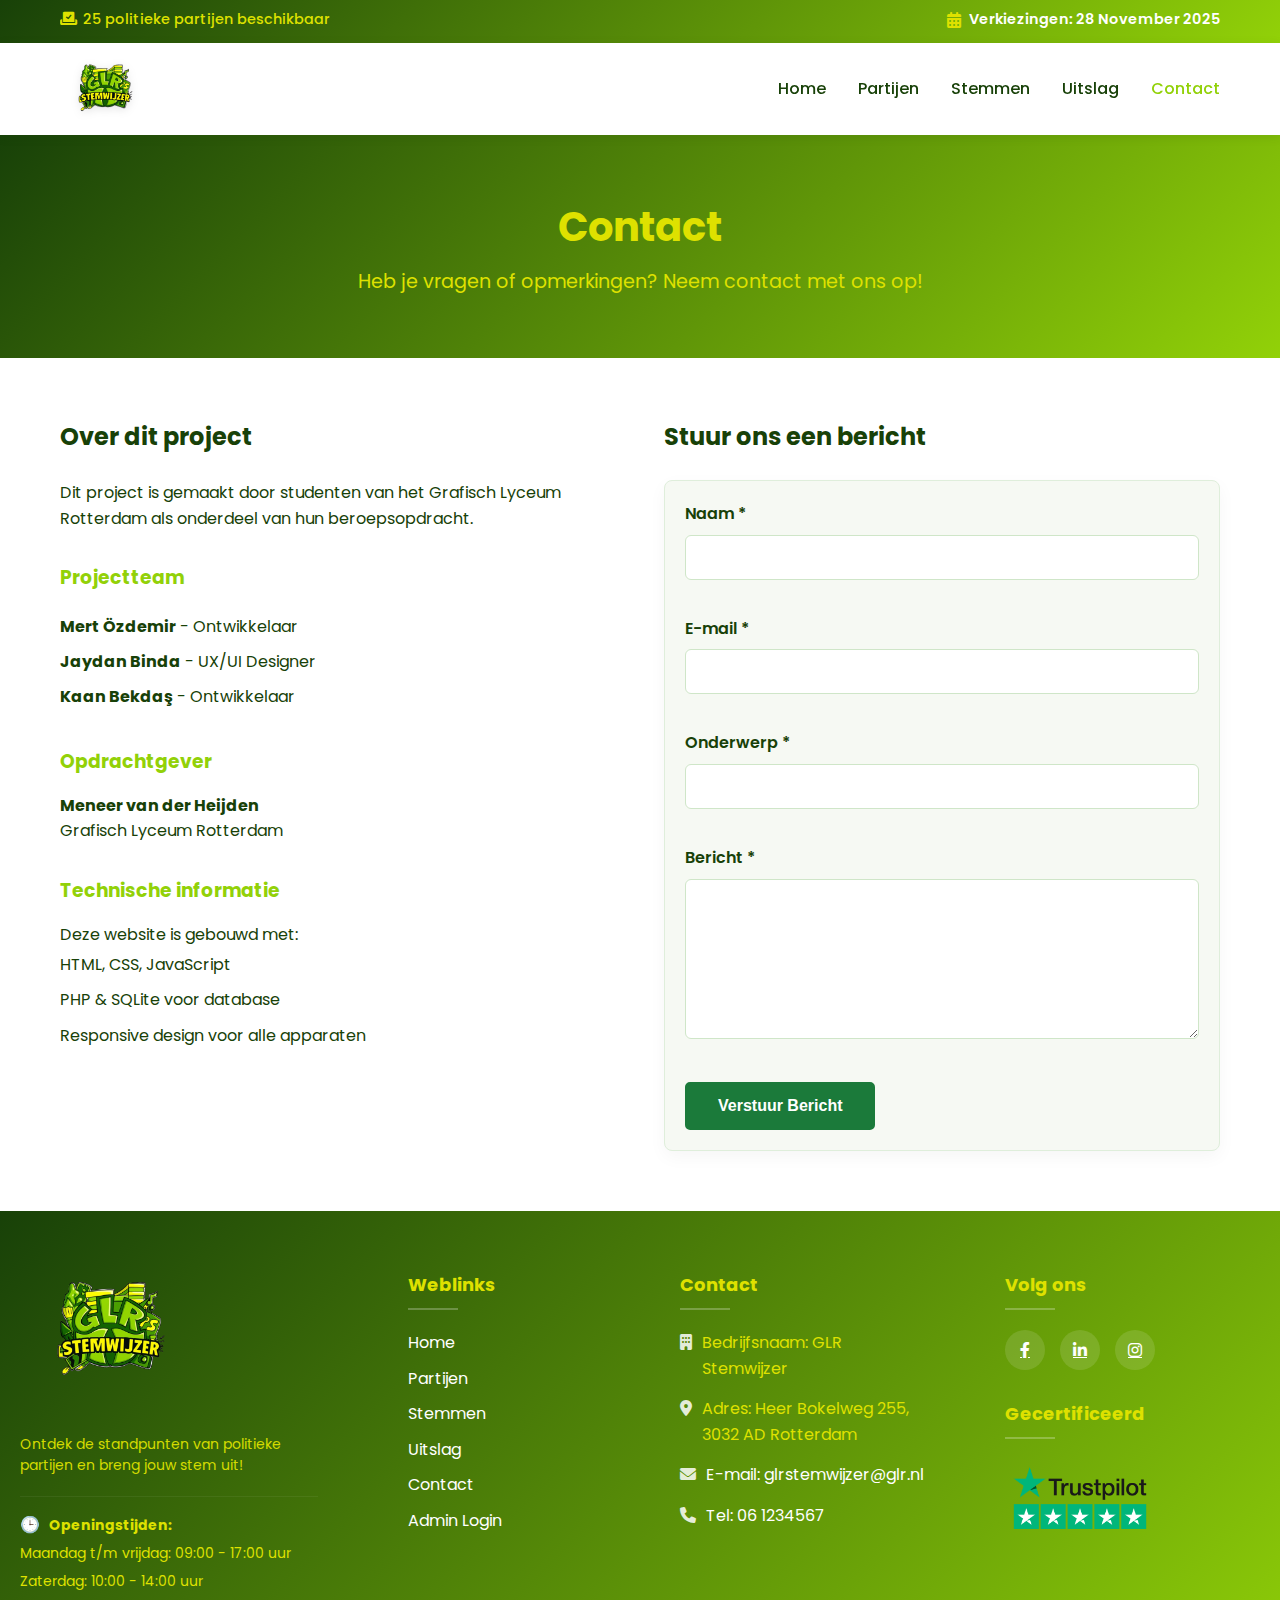
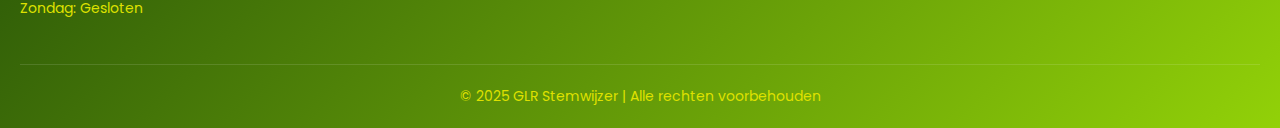
<file: PROJECT-STEMWIJZER/contact.html>
<!DOCTYPE html>
<html lang="nl">
<head>
    <meta charset="UTF-8">
    <meta name="viewport" content="width=device-width, initial-scale=1.0">
    <title>Contact - Stemwijzer</title>
    <link rel="stylesheet" href="css/style.css">
    <link href="https://fonts.googleapis.com/css2?family=Poppins:wght@300;400;600;700&display=swap" rel="stylesheet">
    <link rel="stylesheet" href="https://cdnjs.cloudflare.com/ajax/libs/font-awesome/6.0.0/css/all.min.css">
</head>
<body>
    <div class="top-info-bar">
        <div class="container">
            <div class="info-bar-content">
                <div class="rotating-messages">
                    <div class="message-container">
                        <span class="message current"><i class="fas fa-vote-yea"></i> 25 politieke partijen beschikbaar</span>
                        <span class="message"><i class="fas fa-vote-yea"></i> Ontdek jouw politieke match</span>
                        <span class="message"><i class="fas fa-vote-yea"></i> Elke stem maakt het verschil</span>
                        <span class="message"><i class="fas fa-vote-yea"></i> Jongeren bepalen de toekomst</span>
                    </div>
                </div>
                <div class="election-date-fixed">
                    <i class="fas fa-calendar-alt"></i>
                    <span>Verkiezingen: 28 November 2025</span>
                </div>
            </div>
        </div>
    </div>

    <nav class="navbar">
        <div class="container">
            <div class="nav-brand">
                <a href="index.html">
                    <img src="img/glr-logo.png" alt="GLR's Stemwijzer" class="nav-logo">
                </a>
            </div>
            <ul class="nav-menu">
                <li><a href="index.html">Home</a></li>
                <li><a href="partijen.html">Partijen</a></li>
                <li><a href="stemmen.html">Stemmen</a></li>
                <li><a href="uitslag.html">Uitslag</a></li>
                <li><a href="contact.html" class="active">Contact</a></li>
            </ul>
            <div class="hamburger">
                <span></span>
                <span></span>
                <span></span>
            </div>
        </div>
    </nav>

    <section class="page-header">
        <div class="container">
            <h1>Contact</h1>
            <p>Heb je vragen of opmerkingen? Neem contact met ons op!</p>
        </div>
    </section>

    <section class="contact">
        <div class="container">
            <div class="contact-grid">
                <div class="contact-info">
                    <h2>Over dit project</h2>
                    <p>Dit project is gemaakt door studenten van het Grafisch Lyceum Rotterdam als onderdeel van hun beroepsopdracht.</p>
                    
                    <div class="contact-details">
                        <h3>Projectteam</h3>
                        <ul>
                            <li><strong>Mert Özdemir</strong> - Ontwikkelaar</li>
                            <li><strong>Jaydan Binda</strong> - UX/UI Designer</li>
                            <li><strong>Kaan Bekdaş</strong> - Ontwikkelaar</li>
                        </ul>
                    </div>

                    <div class="contact-details">
                        <h3>Opdrachtgever</h3>
                        <p><strong>Meneer van der Heijden</strong></p>
                        <p>Grafisch Lyceum Rotterdam</p>
                    </div>

                    <div class="contact-details">
                        <h3>Technische informatie</h3>
                        <p>Deze website is gebouwd met:</p>
                        <ul>
                            <li>HTML, CSS, JavaScript</li>
                            <li>PHP & SQLite voor database</li>
                            <li>Responsive design voor alle apparaten</li>
                        </ul>
                    </div>
                </div>

                <div class="contact-form-section">
                    <h2>Stuur ons een bericht</h2>
                    <form id="contactForm" class="contact-form">
                        <div class="form-group">
                            <label for="name">Naam *</label>
                            <input type="text" id="name" name="name" required>
                        </div>
                        
                        <div class="form-group">
                            <label for="email">E-mail *</label>
                            <input type="email" id="email" name="email" required>
                        </div>
                        
                        <div class="form-group">
                            <label for="subject">Onderwerp *</label>
                            <input type="text" id="subject" name="subject" required>
                        </div>
                        
                        <div class="form-group">
                            <label for="message">Bericht *</label>
                            <textarea id="message" name="message" rows="6" required></textarea>
                        </div>
                        
                        <button type="submit" class="btn btn-primary">Verstuur Bericht</button>
                    </form>
                    
                    <div id="formSuccess" class="alert alert-success" style="display: none;">
                        Bedankt voor je bericht! We nemen zo snel mogelijk contact met je op.
                    </div>
                </div>
            </div>
        </div>
    </section>

        <footer>
            <div class="footer-content">
                <div class="footer-logo">
                    <img src="img/glr-logo.png" alt="GLR Stemwijzer Logo">
                    <p class="footer-tagline">Ontdek de standpunten van politieke partijen en breng jouw stem uit!</p>
                    <div class="opening-hours">
                        <p><span class="emoji">🕒</span> <strong>Openingstijden:</strong></p>
                        <p>Maandag t/m vrijdag: 09:00 - 17:00 uur</p>
                        <p>Zaterdag: 10:00 - 14:00 uur</p>
                        <p>Zondag: Gesloten</p>
                    </div>
                </div>

                <div class="footer-nav">
                    <h4>Weblinks</h4>
                    <ul>
                        <li><a href="index.html">Home</a></li>
                        <li><a href="partijen.html">Partijen</a></li>
                        <li><a href="stemmen.html">Stemmen</a></li>
                        <li><a href="uitslag.html">Uitslag</a></li>
                        <li><a href="contact.html">Contact</a></li>
                        <li><a href="admin.html">Admin Login</a></li>
                    </ul>
                </div>

                <div class="footer-contact">
                    <h4>Contact</h4>
                    <p><i class="fas fa-building"></i> Bedrijfsnaam: GLR Stemwijzer</p>
                    <p><i class="fas fa-map-marker-alt"></i> Adres: Heer Bokelweg 255, 3032 AD Rotterdam</p>
                    <p><i class="fas fa-envelope"></i> <a href="mailto:glrstemwijzer@glr.nl">E-mail: glrstemwijzer@glr.nl</a></p>
                    <p><i class="fas fa-phone"></i> <a href="tel:+3161234567">Tel: 06 1234567</a></p>
                </div>

                <div class="footer-social-cert">
                    <div class="social-media">
                        <h4>Volg ons</h4>
                        <div class="social-icons">
                            <a href="index.html" class="social-icon"><i class="fab fa-facebook-f"></i></a>
                            <a href="index.html" class="social-icon"><i class="fab fa-linkedin-in"></i></a>
                            <a href="index.html" class="social-icon"><i class="fab fa-instagram"></i></a>
                        </div>
                    </div>

                    <div class="certificate">
                        <h4>Gecertificeerd</h4>
                        <div class="trustpilot">
                            <img src="img/trustpilot.png" alt="Trustpilot beoordelingen" class="trustpilot-img">
                        </div>
                    </div>
                </div>
            </div>

            <div class="copyright">
                <p>© 2025 GLR Stemwijzer | Alle rechten voorbehouden</p>
            </div>
        </footer>

        <style>
            footer {
                background: linear-gradient(135deg, var(--accent-color) 0%, var(--primary-color) 100%);
                color: var(--secondary-color);
                padding: 60px 20px 20px;
                text-align: left;
            }

            .footer-content {
                max-width: 1400px;
                margin: 0 auto;
                display: grid;
                grid-template-columns: 1.2fr 0.8fr 1fr 1fr;
                gap: 60px;
                margin-bottom: 40px;
            }

            .footer-logo {
                padding-right: 20px;
            }

            .footer-logo img {
                max-width: 180px;
                height: auto;
                margin-bottom: 20px;
            }

            .footer-tagline {
                font-size: 14px;
                line-height: 1.5;
                margin-top: 15px;
                opacity: 0.95;
            }

            .footer-nav,
            .footer-contact,
            .footer-social-cert {
                padding: 0 10px;
            }

            .footer-nav h4,
            .footer-contact h4,
            .footer-social-cert h4 {
                font-size: 18px;
                margin-bottom: 20px;
                position: relative;
                padding-bottom: 10px;
                text-align: left;
            }

            .footer-nav h4::after,
            .footer-contact h4::after,
            .footer-social-cert h4::after {
                content: '';
                position: absolute;
                left: 0;
                bottom: 0;
                width: 50px;
                height: 2px;
                background: rgba(255,255,255,0.25);
            }

            .footer-nav ul {
                list-style: none;
                padding: 0;
                margin: 0;
            }

            .footer-nav ul li {
                margin-bottom: 10px;
            }

            .footer-nav ul li a {
                color: #fff;
                text-decoration: none;
                transition: color 0.3s ease;
            }

            .footer-nav ul li a:hover {
                color: rgba(255,255,255,0.85);
            }

            .footer-contact p {
                margin-bottom: 15px;
                display: flex;
                align-items: flex-start;
            }

            .footer-contact i {
                margin-right: 10px;
                color: rgba(255,255,255,0.85);
                margin-top: 4px;
            }

            .footer-contact a {
                color: #fff;
                text-decoration: none;
                transition: color 0.3s ease;
            }

            .footer-contact a:hover {
                color: rgba(255,255,255,0.9);
            }

            .copyright {
                border-top: 1px solid rgba(255, 255, 255, 0.12);
                padding-top: 20px;
                text-align: center;
                font-size: 14px;
            }

            .opening-hours {
                margin-top: 20px;
                padding-top: 15px;
                border-top: 1px solid rgba(255, 255, 255, 0.06);
            }

            .opening-hours p {
                margin-bottom: 5px;
                font-size: 14px;
            }

            .emoji {
                font-size: 16px;
                margin-right: 5px;
            }

            .social-media {
                margin-bottom: 30px;
            }

            .social-icons {
                display: flex;
                gap: 15px;
                margin-top: 15px;
            }

            .social-icon {
                display: flex;
                align-items: center;
                justify-content: center;
                width: 40px;
                height: 40px;
                background-color: rgba(255, 255, 255, 0.12);
                border-radius: 50%;
                color: #fff;
                transition: all 0.3s ease;
            }

            .social-icon:hover {
                background-color: #f1c40f;
                color: #1b7a3a;
                transform: translateY(-3px);
            }

            .certificate-img {
                max-width: 150px;
                height: auto;
                margin-top: 10px;
            }

            .trustpilot {
                margin-top: 25px;
            }

            .trustpilot-img {
                max-width: 150px;
                height: auto;
                border-radius: 5px;
            }

            .contact-form-section form {
                background: #f6f9f3;
                padding: 20px;
                border-radius: 8px;
                box-shadow: 0 6px 18px rgba(0,0,0,0.04);
                border: 1px solid #dfeedb;
            }

            .contact-form-section input,
            .contact-form-section textarea,
            .contact-form-section select {
                width: 100%;
                padding: 10px 12px;
                border-radius: 6px;
                border: 1px solid #cfe6c8;
                background: #ffffff;
                color: #1b1b1b;
                margin-bottom: 12px;
                font-size: 15px;
            }

            .contact-form-section input::placeholder,
            .contact-form-section textarea::placeholder {
                color: #7b7b7b;
            }

            .contact-form-section .btn-primary {
                background: #1b7a3a;
                border-color: #1b7a3a;
                color: #fff;
            }

            .contact-form-section .btn-primary:hover {
                background: #16662f;
                border-color: #16662f;
            }

            @media (max-width: 1200px) {
                .footer-content {
                    grid-template-columns: 1fr 1fr;
                    gap: 40px;
                }
            }

            @media (max-width: 768px) {
                .footer-content {
                    grid-template-columns: 1fr;
                    text-align: center;
                    gap: 50px;
                }

                .footer-logo img {
                    margin: 0 auto 20px;
                }

                .footer-tagline {
                    text-align: center;
                }

                .footer-nav h4,
                .footer-contact h4,
                .footer-social-cert h4 {
                    text-align: center;
                }

                .footer-nav h4::after,
                .footer-contact h4::after,
                .footer-social-cert h4::after {
                    left: 50%;
                    transform: translateX(-50%);
                }

                .footer-contact p {
                    justify-content: center;
                }

                .social-icons {
                    justify-content: center;
                }

                .certificate {
                    text-align: center;
                }

                .certificate-img {
                    margin: 10px auto 0;
                }

                .trustpilot {
                    text-align: center;
                }

                .trustpilot-img {
                    margin: 0 auto;
                }
            }
        </style>

    <script src="js/main.js"></script>
    <script src="js/contact.js"></script>
</body>
</html>
</file>
<file: PROJECT-STEMWIJZER/css/style.css>
* {
    margin: 0;
    padding: 0;
    box-sizing: border-box;
}

:root {
    --primary-color: #92D108;
    --secondary-color: #dee100;
    --accent-color: #184108;
    --danger-color: #E74C3C;
    --dark-color: #184108;
    --light-color: #FDFEF6;
    --text-color: #184108;
    --border-color: #f8f55d;
    --shadow: 0 2px 10px rgba(24, 65, 8, 0.1);
    --shadow-hover: 0 4px 20px rgba(24, 65, 8, 0.15);
    --yellow-light: #f8f55d;
    --cream: #FBFDF3;
}

body {
    font-family: 'Poppins', sans-serif;
    line-height: 1.6;
    color: var(--text-color);
    background-color: var(--cream);
}

.container {
    max-width: 1200px;
    margin: 0 auto;
    padding: 0 20px;
}

.top-info-bar {
    background: linear-gradient(135deg, var(--accent-color), var(--primary-color));
    color: var(--secondary-color);
    padding: 10px 0;
    font-size: 0.9rem;
    box-shadow: 0 2px 5px rgba(0, 0, 0, 0.1);
}

.info-bar-content {
    display: flex;
    justify-content: space-between;
    align-items: center;
    gap: 2rem;
    width: 100%;
}

.election-date-fixed {
    display: flex;
    align-items: center;
    gap: 8px;
    white-space: nowrap;
    font-weight: 600;
    margin-left: auto;
    position: relative;
    top: -2px;
    animation: slideInFromRight 1s ease-out;
}

@keyframes slideInFromRight {
    from {
        opacity: 0;
        transform: translateX(30px);
    }
    to {
        opacity: 1;
        transform: translateX(0);
    }
}

.election-date-fixed i {
    color: var(--secondary-color);
    font-size: 1rem;
    animation: pulse 2s infinite;
}

.admin-badge {
    display: flex;
    align-items: center;
    gap: 8px;
    margin-left: 12px;
    font-weight: 600;
    color: var(--secondary-color);
    white-space: nowrap;
    animation: slideInFromRight 0.9s ease-out;
}


.election-date-fixed span {
    color: white;
}

.rotating-messages {
    display: flex;
    overflow: visible;
    flex-shrink: 0;
    position: relative;
    top: -2px;
    margin-right: auto;
    animation: slideInFromLeft 1s ease-out;
}

@keyframes slideInFromLeft {
    from {
        opacity: 0;
        transform: translateX(-30px);
    }
    to {
        opacity: 1;
        transform: translateX(0);
    }
}

.message-container {
    display: flex;
    align-items: center;
    position: relative;
    height: 20px;
    overflow: hidden;
    min-width: 350px;
    top: -2px;
}

.message i {
    margin-right: 6px;
    color: var(--secondary-color);
    font-size: 0.95rem;
}

@keyframes pulse {
    0%, 100% {
        transform: scale(1);
    }
    50% {
        transform: scale(1.1);
    }
}

.message {
    position: absolute;
    top: -30px;
    left: 0;
    opacity: 0;
    transition: top 0.5s ease, opacity 0.5s ease, transform 0.5s ease;
    white-space: nowrap;
    font-weight: 500;
    display: flex;
    align-items: center;
}

.message.current {
    top: 0;
    opacity: 1;
}

@media (max-width: 1024px) {
    .top-info-bar {
        font-size: 0.85rem;
    }
    
    .info-bar-content {
        gap: 1.5rem;
    }
    
    .message-container {
        min-width: 250px;
    }
    
    .message {
        font-size: 0.85rem;
    }
}

@media (max-width: 768px) {
    .top-info-bar {
        font-size: 0.75rem;
        padding: 8px 0;
    }
    
    .info-bar-content {
        gap: 0.3rem;
        flex-direction: column;
        text-align: center;
    }
    
    .rotating-messages {
        justify-content: center;
        width: 100%;
        order: 1;
        margin-bottom: 0;
        margin-right: 0;
    }
    
    .message-container {
        height: 18px;
        min-width: auto;
        max-width: 100%;
        width: 100%;
        justify-content: center;
        top: 0;
        display: flex;
    }
    
    .message {
        font-size: 0.75rem;
        position: absolute;
        left: 50%;
        transform: translateX(-50%);
        text-align: center;
        top: -30px;
    }
    
    .message.current {
        top: 0;
        opacity: 1;
        left: 50%;
        transform: translateX(-50%);
    }
    
    .message i {
        font-size: 0.8rem;
        margin-right: 5px;
    }
    
    .election-date-fixed {
        font-size: 0.75rem;
        margin-left: 0;
        justify-content: center;
        order: 2;
        top: 0;
        padding-top: 0;
        margin-top: 0;
    }

    .admin-badge {
        display: none;
    }
    
    .election-date-fixed i {
        font-size: 0.85rem;
    }
}

@media (max-width: 480px) {
    .top-info-bar {
        font-size: 0.7rem;
        padding: 6px 0;
    }
    
    .info-bar-content {
        gap: 0.25rem;
    }
    
    .message-container {
        height: 16px;
        width: 100%;
    }
    
    .message {
        font-size: 0.7rem;
        position: absolute;
        left: 50%;
        transform: translateX(-50%);
        top: -30px;
    }
    
    .message.current {
        top: 0;
        opacity: 1;
        left: 50%;
        transform: translateX(-50%);
    }
    
    .message i {
        font-size: 0.7rem;
        margin-right: 4px;
    }
    
    .election-date-fixed {
        font-size: 0.7rem;
    }
    
    .election-date-fixed i {
        font-size: 0.75rem;
    }
}

.navbar {
    background-color: white;
    box-shadow: var(--shadow);
    position: sticky;
    top: 0;
    z-index: 1000;
}

.navbar .container {
    display: flex;
    justify-content: space-between;
    align-items: center;
    padding: 1rem 20px;
}

.nav-brand {
    display: flex;
    align-items: center;
}

.nav-brand a {
    display: flex;
    align-items: center;
    text-decoration: none;
}

.nav-logo {
    height: 60px;
    width: auto;
    transition: transform 0.3s ease;
    filter: drop-shadow(0 2px 4px rgba(0, 0, 0, 0.1));
}

.nav-logo:hover {
    transform: scale(1.05);
}

.nav-menu {
    display: flex;
    list-style: none;
    gap: 2rem;
}

.nav-menu a {
    text-decoration: none;
    color: var(--text-color);
    font-weight: 500;
    transition: color 0.3s;
}

.nav-menu a:hover,
.nav-menu a.active {
    color: var(--primary-color);
}

.hamburger {
    display: none;
    flex-direction: column;
    cursor: pointer;
}

.hamburger span {
    width: 25px;
    height: 3px;
    background-color: var(--primary-color);
    margin: 3px 0;
    transition: 0.3s;
}

.hero {
    position: relative;
    color: white;
    padding: 80px 20px;
    text-align: center;
    overflow: hidden;
    min-height: 500px;
    display: flex;
    align-items: center;
}

.hero-slideshow {
    position: absolute;
    top: 0;
    left: 0;
    width: 100%;
    height: 100%;
    z-index: 0;
}

.hero-slide {
    position: absolute;
    top: 0;
    left: 0;
    width: 100%;
    height: 100%;
    background-size: cover;
    background-position: center;
    background-repeat: no-repeat;
    opacity: 0;
    transition: opacity 1s ease-in-out;
}

.hero-slide.active {
    opacity: 1;
}

.hero-overlay {
    position: absolute;
    top: 0;
    left: 0;
    width: 100%;
    height: 100%;
    background: linear-gradient(135deg, rgba(24, 65, 8, 0.85) 0%, rgba(146, 209, 8, 0.75) 100%);
    z-index: 1;
}

.hero .container {
    position: relative;
    z-index: 2;
}

.hero-logo {
    margin-bottom: 2rem;
    animation: fadeInDown 0.8s ease-out;
}

.glr-logo {
    max-width: 400px;
    width: 100%;
    height: auto;
    filter: drop-shadow(0 10px 20px rgba(0, 0, 0, 0.3));
    transition: transform 0.3s ease;
}

.glr-logo:hover {
    transform: scale(1.05);
}

.hero-content h2 {
    font-size: 2.5rem;
    margin-bottom: 1rem;
    color: var(--secondary-color);
    text-shadow: 2px 2px 4px rgba(0, 0, 0, 0.3);
}

.hero-content p {
    font-size: 1.2rem;
    margin-bottom: 1rem;
    color: white;
    text-shadow: 1px 1px 3px rgba(0, 0, 0, 0.5);
}

.hero-subtext {
    font-size: 1rem;
    opacity: 0.9;
    margin-bottom: 2rem;
}

.hero-buttons {
    display: flex;
    gap: 1rem;
    justify-content: center;
    flex-wrap: wrap;
}

.btn {
    display: inline-block;
    padding: 12px 30px;
    text-decoration: none;
    border-radius: 5px;
    font-weight: 600;
    transition: all 0.3s;
    cursor: pointer;
    border: none;
    font-size: 1rem;
}

.btn-primary {
    background-color: var(--secondary-color);
    color: var(--accent-color);
    border: 3px solid var(--accent-color);
    font-weight: 700;
}

.btn-primary:hover {
    background-color: var(--primary-color);
    color: var(--accent-color);
    transform: translateY(-2px);
    box-shadow: var(--shadow-hover);
}

.btn-secondary {
    background-color: transparent;
    color: var(--secondary-color);
    border: 3px solid var(--secondary-color);
    font-weight: 700;
}

.btn-secondary:hover {
    background-color: var(--secondary-color);
    color: var(--accent-color);
}

.btn-light {
    background-color: var(--secondary-color);
    color: var(--accent-color);
    border: 3px solid var(--accent-color);
    font-weight: 700;
}

.btn-large {
    padding: 15px 40px;
    font-size: 1.1rem;
}

.btn-danger {
    background-color: var(--danger-color);
    color: white;
}

.btn-danger:hover {
    background-color: #C0392B;
}

.btn-block {
    width: 100%;
    display: block;
}

.party-carousel {
    background-color: white;
    padding: 40px 0;
    overflow: hidden;
    border-bottom: 2px solid var(--light-color);
}

.carousel-track {
    display: flex;
    width: 200%;
    animation: scroll 30s linear infinite;
}

.party-logos {
    display: flex;
    justify-content: space-around;
    align-items: center;
    width: 100%;
    gap: 60px;
    padding: 0 30px;
}

.party-logo-item {
    flex-shrink: 0;
    width: 150px;
    height: 150px;
    display: flex;
    align-items: center;
    justify-content: center;
    transition: transform 0.3s ease;
}

.party-logo-item img {
    max-width: 100%;
    max-height: 100%;
    object-fit: contain;
    filter: grayscale(20%);
    transition: all 0.3s ease;
}

.party-logo-item:hover img {
    filter: grayscale(0%);
    transform: scale(1.1);
}

@keyframes scroll {
    0% {
        transform: translateX(0);
    }
    100% {
        transform: translateX(-50%);
    }
}

.carousel-track:hover {
    animation-play-state: paused;
}

.page-header {
    background: linear-gradient(135deg, var(--accent-color) 0%, var(--primary-color) 100%);
    color: var(--secondary-color);
    padding: 60px 20px;
    text-align: center;
}

.page-header h1 {
    font-size: 2.5rem;
    margin-bottom: 0.5rem;
}

.page-header p {
    font-size: 1.2rem;
}

section {
    padding: 60px 20px;
}

.about {
    background-color: white;
}

.about h2 {
    text-align: center;
    font-size: 2rem;
    margin-bottom: 2rem;
    color: var(--dark-color);
}

.about-grid {
    display: grid;
    grid-template-columns: repeat(auto-fit, minmax(300px, 1fr));
    gap: 2rem;
}

.about-card {
    background-color: var(--light-color);
    padding: 2rem;
    border-radius: 10px;
    text-align: center;
    transition: transform 0.3s;
}

.about-card:hover {
    transform: translateY(-5px);
    box-shadow: var(--shadow-hover);
}

.about-card .icon {
    font-size: 3rem;
    margin-bottom: 1rem;
}

.about-card h3 {
    color: var(--primary-color);
    margin-bottom: 1rem;
}

.features {
    background-color: #F8F9FA;
}

.features h2 {
    text-align: center;
    font-size: 2rem;
    margin-bottom: 2rem;
    color: var(--dark-color);
}

.features-grid {
    display: grid;
    grid-template-columns: repeat(auto-fit, minmax(250px, 1fr));
    gap: 2rem;
}

.feature-card {
    background-color: white;
    padding: 2rem;
    border-radius: 10px;
    text-align: center;
    box-shadow: var(--shadow);
    transition: transform 0.3s;
}

.feature-card:hover {
    transform: translateY(-5px);
    box-shadow: var(--shadow-hover);
}

.feature-icon {
    font-size: 3rem;
    display: block;
    margin-bottom: 1rem;
}

.feature-card h3 {
    color: var(--primary-color);
    margin-bottom: 1rem;
}

.partijen {
    background-color: white;
    min-height: 400px;
}

.partijen-grid {
    display: grid;
    grid-template-columns: repeat(auto-fill, minmax(300px, 1fr));
    gap: 2rem;
}

.partij-card {
    background-color: white;
    border-radius: 10px;
    padding: 2rem;
    box-shadow: var(--shadow);
    transition: all 0.3s;
    border-left: 5px solid var(--primary-color);
    display: flex;
    flex-direction: column;
}

.partij-card:hover {
    transform: translateY(-5px);
    box-shadow: var(--shadow-hover);
}

.partij-image {
    text-align: center;
    margin-bottom: 1.5rem;
    height: 120px;
    display: flex;
    align-items: center;
    justify-content: center;
}

.partij-image img {
    max-width: 120px;
    max-height: 120px;
    width: auto;
    height: auto;
    object-fit: contain;
}

.partij-image-small {
    text-align: center;
    margin-bottom: 1rem;
}

.partij-image-small img {
    max-width: 80px;
    height: auto;
    object-fit: contain;
}

.partij-header {
    margin-bottom: 1rem;
}

.partij-card h3 {
    color: var(--dark-color);
    font-size: 1.5rem;
    margin-bottom: 0.5rem;
}

.partij-slogan {
    font-style: italic;
    color: #666;
    font-size: 0.9rem;
    margin-bottom: 1rem;
}

.partij-card .partij-standpunten {
    margin-bottom: 1.5rem;
    flex-grow: 1;
}

.partij-standpunten h4 {
    color: var(--primary-color);
    margin-bottom: 0.5rem;
}

.partij-standpunten ul {
    list-style: none;
    padding-left: 0;
}

.partij-standpunten li {
    padding: 0.3rem 0;
    padding-left: 1.5rem;
    position: relative;
}

.partij-standpunten li:before {
    content: "✓";
    position: absolute;
    left: 0;
    color: var(--accent-color);
    font-weight: bold;
}

.stemmen {
    background-color: white;
    min-height: 500px;
}

.voting-instructions {
    background-color: var(--light-color);
    padding: 2rem;
    border-radius: 10px;
    margin-bottom: 2rem;
}

.voting-instructions h2 {
    color: var(--primary-color);
    margin-bottom: 1rem;
}

.voting-instructions ol {
    padding-left: 1.5rem;
}

.voting-instructions li {
    margin: 0.5rem 0;
}

.partijen-voting {
    display: grid;
    grid-template-columns: repeat(auto-fill, minmax(300px, 1fr));
    gap: 2rem;
}

.vote-card {
    background-color: white;
    border-radius: 10px;
    padding: 2rem;
    box-shadow: var(--shadow);
    text-align: center;
    transition: all 0.3s;
    display: flex;
    flex-direction: column;
    min-height: 500px;
}

.vote-card:hover {
    transform: translateY(-5px);
    box-shadow: var(--shadow-hover);
}

.vote-card .partij-image-small {
    text-align: center;
    margin-bottom: 1.5rem;
    height: 100px;
    display: flex;
    align-items: center;
    justify-content: center;
}

.vote-card .partij-image-small img {
    max-width: 100px;
    max-height: 100px;
    width: auto;
    height: auto;
    object-fit: contain;
}

.vote-card h3 {
    color: var(--dark-color);
    margin-bottom: 1rem;
}

.vote-card p {
    margin-bottom: 1.5rem;
    color: #666;
}

.vote-card .partij-slogan {
    margin-bottom: 1rem;
}

.vote-card ul {
    flex-grow: 1;
    margin-bottom: 1.5rem;
}

.vote-btn {
    width: 100%;
    margin-top: auto;
}

.alert {
    padding: 1.5rem;
    border-radius: 10px;
    margin-bottom: 2rem;
}

.alert-info {
    background-color: #D6EAF8;
    color: #1F618D;
    border-left: 5px solid var(--primary-color);
}

.alert-success {
    background-color: #D5F4E6;
    color: #0E6655;
    border-left: 5px solid var(--accent-color);
}

.alert-error {
    background-color: #F8D7DA;
    color: #721C24;
    border-left: 5px solid var(--danger-color);
}

.modal {
    display: none;
    position: fixed;
    z-index: 2000;
    left: 0;
    top: 0;
    width: 100%;
    height: 100%;
    background-color: rgba(0, 0, 0, 0.5);
    animation: fadeIn 0.3s;
}

.modal.show {
    display: flex;
    justify-content: center;
    align-items: center;
}

.modal-content {
    background-color: white;
    padding: 3rem;
    border-radius: 15px;
    text-align: center;
    max-width: 500px;
    width: 90%;
    animation: slideUp 0.3s;
}

.modal-content h2 {
    color: var(--dark-color);
    margin-bottom: 1rem;
}

.modal-content h3 {
    color: var(--primary-color);
    margin-bottom: 2rem;
}

.modal-buttons {
    display: flex;
    gap: 1rem;
    justify-content: center;
    margin-top: 2rem;
}

.success-icon {
    font-size: 4rem;
    color: var(--accent-color);
    margin-bottom: 1rem;
}

.results {
    background-color: white;
}

.results-summary {
    display: grid;
    grid-template-columns: repeat(auto-fit, minmax(250px, 1fr));
    gap: 2rem;
    margin-bottom: 3rem;
}

.summary-card {
    background: linear-gradient(135deg, var(--primary-color) 0%, var(--secondary-color) 100%);
    color: white;
    padding: 2rem;
    border-radius: 10px;
    text-align: center;
    box-shadow: var(--shadow);
}

.summary-card h3 {
    font-size: 1rem;
    margin-bottom: 1rem;
    opacity: 0.9;
}

.big-number {
    font-size: 3rem;
    font-weight: bold;
}

.big-text {
    font-size: 1.5rem;
    font-weight: bold;
}

.chart-container {
    background-color: white;
    padding: 2rem;
    border-radius: 10px;
    box-shadow: var(--shadow);
    margin-bottom: 3rem;
}

.chart-container h2 {
    text-align: center;
    margin-bottom: 2rem;
    color: var(--dark-color);
}

.chart-container canvas {
    max-height: 400px;
}

.results-table {
    background-color: white;
    padding: 2rem;
    border-radius: 10px;
    box-shadow: var(--shadow);
    margin-bottom: 2rem;
}

.results-table h2 {
    margin-bottom: 1.5rem;
    color: var(--dark-color);
}

table {
    width: 100%;
    border-collapse: collapse;
}

table thead {
    background-color: var(--primary-color);
    color: white;
}

table th,
table td {
    padding: 1rem;
    text-align: left;
    border-bottom: 1px solid var(--border-color);
}

table tbody tr:hover {
    background-color: var(--light-color);
}

.refresh-section {
    text-align: center;
    margin-top: 2rem;
}

.contact {
    background-color: white;
}

.contact-grid {
    display: grid;
    grid-template-columns: repeat(auto-fit, minmax(400px, 1fr));
    gap: 3rem;
}

.contact-info h2,
.contact-form-section h2 {
    color: var(--dark-color);
    margin-bottom: 1.5rem;
}

.contact-details {
    margin: 2rem 0;
}

.contact-details h3 {
    color: var(--primary-color);
    margin-bottom: 1rem;
}

.contact-details ul {
    list-style: none;
    padding-left: 0;
}

.contact-details li {
    padding: 0.3rem 0;
}

.contact-form {
    background-color: var(--light-color);
    padding: 2rem;
    border-radius: 10px;
}

.form-group {
    margin-bottom: 1.5rem;
}

.form-group label {
    display: block;
    margin-bottom: 0.5rem;
    font-weight: 600;
    color: var(--dark-color);
}

.form-group input,
.form-group textarea {
    width: 100%;
    padding: 0.75rem;
    border: 1px solid var(--border-color);
    border-radius: 5px;
    font-family: 'Poppins', sans-serif;
    font-size: 1rem;
}

.form-group input:focus,
.form-group textarea:focus {
    outline: none;
    border-color: var(--primary-color);
}

.admin-login {
    min-height: 70vh;
    display: flex;
    align-items: center;
    justify-content: center;
    padding: 40px 0;
}

.admin-login .container {
    display: flex;
    justify-content: center;
    align-items: center;
}

.login-box {
    background-color: white;
    padding: 3rem;
    border-radius: 15px;
    box-shadow: var(--shadow-hover);
    max-width: 400px;
    width: 100%;
}

.login-box h1 {
    color: var(--dark-color);
    margin-bottom: 0.5rem;
    text-align: center;
}

.login-box p {
    text-align: center;
    margin-bottom: 2rem;
    color: #666;
}

.login-hint {
    text-align: center;
    margin-top: 1rem;
    color: #999;
}

.admin-dashboard {
    background-color: white;
    min-height: 70vh;
}

.admin-header {
    display: flex;
    justify-content: space-between;
    align-items: center;
    margin-bottom: 2rem;
}

.admin-stats {
    display: grid;
    grid-template-columns: repeat(auto-fit, minmax(250px, 1fr));
    gap: 2rem;
    margin-bottom: 3rem;
}

.stat-card {
    background: linear-gradient(135deg, var(--primary-color) 0%, var(--secondary-color) 100%);
    color: white;
    padding: 2rem;
    border-radius: 10px;
    text-align: center;
}

.stat-card h3 {
    font-size: 1rem;
    margin-bottom: 1rem;
    opacity: 0.9;
}

.stat-number {
    font-size: 2.5rem;
    font-weight: bold;
}

.stat-text {
    font-size: 1.2rem;
    font-weight: 600;
}

.admin-section {
    background-color: white;
    padding: 2rem;
    border-radius: 10px;
    box-shadow: var(--shadow);
    margin-bottom: 2rem;
}

.admin-section h2 {
    color: var(--dark-color);
    margin-bottom: 1.5rem;
}

.table-container {
    overflow-x: auto;
}

.admin-table {
    width: 100%;
    border-collapse: collapse;
}

.admin-table thead {
    background-color: var(--primary-color);
    color: white;
}

.admin-table th,
.admin-table td {
    padding: 1rem;
    text-align: left;
    border-bottom: 1px solid var(--border-color);
}

.admin-table tbody tr:hover {
    background-color: var(--light-color);
}

.admin-actions {
    display: flex;
    gap: 1rem;
    justify-content: center;
    flex-wrap: wrap;
}

.cta {
    background: linear-gradient(135deg, var(--secondary-color) 0%, var(--primary-color) 100%);
    color: white;
    text-align: center;
}

.cta h2 {
    font-size: 2rem;
    margin-bottom: 1rem;
}

.cta-buttons {
    display: flex;
    gap: 1rem;
    justify-content: center;
    flex-wrap: wrap;
    margin-top: 2rem;
}

footer {
    background-color: var(--accent-color);
    color: var(--secondary-color);
    padding: 3rem 20px 1rem;
}

.footer-content {
    display: grid;
    grid-template-columns: repeat(auto-fit, minmax(250px, 1fr));
    gap: 2rem;
    margin-bottom: 2rem;
}

.footer-section h3 {
    margin-bottom: 1rem;
    color: var(--primary-color);
}

.footer-section ul {
    list-style: none;
}

.footer-section li {
    padding: 0.3rem 0;
}

.footer-section a {
    color: white;
    text-decoration: none;
    transition: color 0.3s;
}

.footer-section a:hover {
    color: var(--primary-color);
}

.footer-bottom {
    text-align: center;
    padding-top: 2rem;
    border-top: 1px solid rgba(255, 255, 255, 0.1);
}

@keyframes fadeIn {
    from {
        opacity: 0;
    }
    to {
        opacity: 1;
    }
}

@keyframes fadeInDown {
    from {
        opacity: 0;
        transform: translateY(-30px);
    }
    to {
        opacity: 1;
        transform: translateY(0);
    }
}

@keyframes slideUp {
    from {
        transform: translateY(50px);
        opacity: 0;
    }
    to {
        transform: translateY(0);
        opacity: 1;
    }
}

.stellingen-quiz {
    background-color: white;
    min-height: 70vh;
    padding: 60px 20px;
}

.progress-bar {
    background-color: var(--light-color);
    height: 30px;
    border-radius: 15px;
    overflow: hidden;
    margin-bottom: 3rem;
    position: relative;
}

.progress-fill {
    height: 100%;
    background: linear-gradient(90deg, var(--primary-color), var(--secondary-color));
    transition: width 0.3s ease;
    border-radius: 15px;
}

.progress-text {
    position: absolute;
    top: 50%;
    left: 50%;
    transform: translate(-50%, -50%);
    font-weight: 600;
    color: var(--dark-color);
    z-index: 2;
}

.question-card {
    background-color: white;
    padding: 3rem;
    border-radius: 15px;
    box-shadow: var(--shadow-hover);
    max-width: 800px;
    margin: 0 auto;
}

.question-number {
    color: var(--primary-color);
    font-weight: 600;
    margin-bottom: 1rem;
}

.question-text {
    font-size: 1.8rem;
    color: var(--dark-color);
    margin-bottom: 3rem;
    line-height: 1.4;
}

.answer-buttons {
    display: flex;
    gap: 1rem;
    margin-bottom: 2rem;
    flex-wrap: wrap;
}

.answer-btn {
    flex: 1;
    min-width: 150px;
    padding: 2rem 1rem;
    background-color: var(--light-color);
    border: 3px solid transparent;
    border-radius: 10px;
    cursor: pointer;
    transition: all 0.3s;
    display: flex;
    flex-direction: column;
    align-items: center;
    gap: 0.5rem;
    font-size: 1rem;
    font-weight: 600;
    color: var(--dark-color);
}

.answer-btn:hover {
    transform: translateY(-5px);
    box-shadow: var(--shadow-hover);
    border-color: var(--primary-color);
}

.answer-btn.selected {
    background-color: var(--primary-color);
    color: white;
    border-color: var(--primary-color);
}

.answer-btn.neutral.selected {
    background-color: #FFA500;
    border-color: #FFA500;
}

.answer-icon {
    font-size: 2rem;
}

.question-navigation {
    display: flex;
    gap: 1rem;
    justify-content: space-between;
    margin-top: 2rem;
}

.quiz-results {
    max-width: 900px;
    margin: 0 auto;
}

.results-header {
    text-align: center;
    margin-bottom: 3rem;
}

.results-header h2 {
    font-size: 2.5rem;
    color: var(--dark-color);
    margin-bottom: 1rem;
}

.match-results {
    display: flex;
    flex-direction: column;
    gap: 1.5rem;
    margin-bottom: 3rem;
}

.match-card {
    background-color: white;
    padding: 2rem;
    border-radius: 10px;
    box-shadow: var(--shadow);
    border-left: 5px solid var(--primary-color);
    transition: all 0.3s;
}

.match-card:hover {
    transform: translateX(5px);
    box-shadow: var(--shadow-hover);
}

.match-rank {
    font-size: 1.2rem;
    font-weight: bold;
    color: var(--primary-color);
    margin-bottom: 1rem;
}

.match-info {
    display: flex;
    align-items: center;
    gap: 1.5rem;
    margin-bottom: 1.5rem;
}

.match-info img {
    width: 80px;
    height: 80px;
    object-fit: contain;
}

.match-info h3 {
    color: var(--dark-color);
    margin-bottom: 0.5rem;
}

.match-slogan {
    font-style: italic;
    color: #666;
    font-size: 0.9rem;
}

.match-score {
    margin-bottom: 1.5rem;
}

.score-bar {
    background-color: var(--light-color);
    height: 30px;
    border-radius: 15px;
    overflow: hidden;
    margin-bottom: 0.5rem;
}

.score-fill {
    height: 100%;
    transition: width 1s ease;
    border-radius: 15px;
}

.score-text {
    font-weight: 600;
    color: var(--dark-color);
}

.results-actions {
    display: flex;
    gap: 1rem;
    justify-content: center;
    flex-wrap: wrap;
}

.btn-small {
    padding: 0.5rem 1rem;
    font-size: 0.9rem;
}

@media (max-width: 768px) {
    .nav-logo {
        height: 45px;
    }
    
    .hamburger {
        display: flex;
    }

    .nav-menu {
        display: none;
        position: absolute;
        top: 100%;
        left: 0;
        right: 0;
        background-color: white;
        flex-direction: column;
        padding: 1rem;
        box-shadow: var(--shadow);
    }

    .nav-menu.active {
        display: flex;
    }

    .glr-logo {
        max-width: 280px;
    }

    .hero-content h2 {
        font-size: 1.8rem;
    }

    .hero-content p {
        font-size: 1rem;
    }

    .page-header h1 {
        font-size: 1.8rem;
    }

    .about-grid,
    .features-grid,
    .partijen-grid,
    .partijen-voting {
        grid-template-columns: 1fr;
    }

    .contact-grid {
        grid-template-columns: 1fr;
    }

    .modal-buttons {
        flex-direction: column;
    }

    .admin-header {
        flex-direction: column;
        gap: 1rem;
    }
}

@media (max-width: 480px) {
    .hero {
        padding: 40px 20px;
        min-height: 400px;
    }

    .hero-buttons {
        flex-direction: column;
    }
    
    .glr-logo {
        max-width: 250px;
    }

    .btn {
        width: 100%;
    }

    table {
        font-size: 0.9rem;
    }

    table th,
    table td {
        padding: 0.5rem;
    }

    .question-card {
        padding: 1.5rem;
    }

    .question-text {
        font-size: 1.3rem;
    }

    .answer-buttons {
        flex-direction: column;
    }

    .answer-btn {
        min-width: 100%;
    }

    .match-info {
        flex-direction: column;
        text-align: center;
    }

    .party-logo-item {
        width: 70px;
        height: 70px;
    }
}
</file>
<file: css/style.css>
* {
    margin: 0;
    padding: 0;
    box-sizing: border-box;
}

:root {
    --primary-color: #92D108;
    --secondary-color: #dee100;
    --accent-color: #184108;
    --danger-color: #E74C3C;
    --dark-color: #184108;
    --light-color: #FDFEF6;
    --text-color: #184108;
    --border-color: #f8f55d;
    --shadow: 0 2px 10px rgba(24, 65, 8, 0.1);
    --shadow-hover: 0 4px 20px rgba(24, 65, 8, 0.15);
    --yellow-light: #f8f55d;
    --cream: #FBFDF3;
}

body {
    font-family: 'Poppins', sans-serif;
    line-height: 1.6;
    color: var(--text-color);
    background-color: var(--cream);
}

.container {
    max-width: 1200px;
    margin: 0 auto;
    padding: 0 20px;
}

.top-info-bar {
    background: linear-gradient(135deg, var(--accent-color), var(--primary-color));
    color: var(--secondary-color);
    padding: 10px 0;
    font-size: 0.9rem;
    box-shadow: 0 2px 5px rgba(0, 0, 0, 0.1);
}

.info-bar-content {
    display: flex;
    justify-content: space-between;
    align-items: center;
    gap: 2rem;
    width: 100%;
}

.election-date-fixed {
    display: flex;
    align-items: center;
    gap: 8px;
    white-space: nowrap;
    font-weight: 600;
    margin-left: auto;
    position: relative;
    top: -2px;
    animation: slideInFromRight 1s ease-out;
}

@keyframes slideInFromRight {
    from {
        opacity: 0;
        transform: translateX(30px);
    }
    to {
        opacity: 1;
        transform: translateX(0);
    }
}

.election-date-fixed i {
    color: var(--secondary-color);
    font-size: 1rem;
    animation: pulse 2s infinite;
}

.admin-badge {
    display: flex;
    align-items: center;
    gap: 8px;
    margin-left: 12px;
    font-weight: 600;
    color: var(--secondary-color);
    white-space: nowrap;
    animation: slideInFromRight 0.9s ease-out;
}


.election-date-fixed span {
    color: white;
}

.rotating-messages {
    display: flex;
    overflow: visible;
    flex-shrink: 0;
    position: relative;
    top: -2px;
    margin-right: auto;
    animation: slideInFromLeft 1s ease-out;
}

@keyframes slideInFromLeft {
    from {
        opacity: 0;
        transform: translateX(-30px);
    }
    to {
        opacity: 1;
        transform: translateX(0);
    }
}

.message-container {
    display: flex;
    align-items: center;
    position: relative;
    height: 20px;
    overflow: hidden;
    min-width: 350px;
    top: -2px;
}

.message i {
    margin-right: 6px;
    color: var(--secondary-color);
    font-size: 0.95rem;
}

@keyframes pulse {
    0%, 100% {
        transform: scale(1);
    }
    50% {
        transform: scale(1.1);
    }
}

.message {
    position: absolute;
    top: -30px;
    left: 0;
    opacity: 0;
    transition: top 0.5s ease, opacity 0.5s ease, transform 0.5s ease;
    white-space: nowrap;
    font-weight: 500;
    display: flex;
    align-items: center;
}

.message.current {
    top: 0;
    opacity: 1;
}

@media (max-width: 1024px) {
    .top-info-bar {
        font-size: 0.85rem;
    }
    
    .info-bar-content {
        gap: 1.5rem;
    }
    
    .message-container {
        min-width: 250px;
    }
    
    .message {
        font-size: 0.85rem;
    }
}

@media (max-width: 768px) {
    .top-info-bar {
        font-size: 0.75rem;
        padding: 8px 0;
    }
    
    .info-bar-content {
        gap: 0.3rem;
        flex-direction: column;
        text-align: center;
    }
    
    .rotating-messages {
        justify-content: center;
        width: 100%;
        order: 1;
        margin-bottom: 0;
        margin-right: 0;
    }
    
    .message-container {
        height: 18px;
        min-width: auto;
        max-width: 100%;
        width: 100%;
        justify-content: center;
        top: 0;
        display: flex;
    }
    
    .message {
        font-size: 0.75rem;
        position: absolute;
        left: 50%;
        transform: translateX(-50%);
        text-align: center;
        top: -30px;
    }
    
    .message.current {
        top: 0;
        opacity: 1;
        left: 50%;
        transform: translateX(-50%);
    }
    
    .message i {
        font-size: 0.8rem;
        margin-right: 5px;
    }
    
    .election-date-fixed {
        font-size: 0.75rem;
        margin-left: 0;
        justify-content: center;
        order: 2;
        top: 0;
        padding-top: 0;
        margin-top: 0;
    }

    .admin-badge {
        display: none;
    }
    
    .election-date-fixed i {
        font-size: 0.85rem;
    }
}

@media (max-width: 480px) {
    .top-info-bar {
        font-size: 0.7rem;
        padding: 6px 0;
    }
    
    .info-bar-content {
        gap: 0.25rem;
    }
    
    .message-container {
        height: 16px;
        width: 100%;
    }
    
    .message {
        font-size: 0.7rem;
        position: absolute;
        left: 50%;
        transform: translateX(-50%);
        top: -30px;
    }
    
    .message.current {
        top: 0;
        opacity: 1;
        left: 50%;
        transform: translateX(-50%);
    }
    
    .message i {
        font-size: 0.7rem;
        margin-right: 4px;
    }
    
    .election-date-fixed {
        font-size: 0.7rem;
    }
    
    .election-date-fixed i {
        font-size: 0.75rem;
    }
}

.navbar {
    background-color: white;
    box-shadow: var(--shadow);
    position: sticky;
    top: 0;
    z-index: 1000;
}

.navbar .container {
    display: flex;
    justify-content: space-between;
    align-items: center;
    padding: 1rem 20px;
}

.nav-brand {
    display: flex;
    align-items: center;
}

.nav-brand a {
    display: flex;
    align-items: center;
    text-decoration: none;
}

.nav-logo {
    height: 60px;
    width: auto;
    transition: transform 0.3s ease;
    filter: drop-shadow(0 2px 4px rgba(0, 0, 0, 0.1));
}

.nav-logo:hover {
    transform: scale(1.05);
}

.nav-menu {
    display: flex;
    list-style: none;
    gap: 2rem;
}

.nav-menu a {
    text-decoration: none;
    color: var(--text-color);
    font-weight: 500;
    transition: color 0.3s;
}

.nav-menu a:hover,
.nav-menu a.active {
    color: var(--primary-color);
}

.hamburger {
    display: none;
    flex-direction: column;
    cursor: pointer;
}

.hamburger span {
    width: 25px;
    height: 3px;
    background-color: var(--primary-color);
    margin: 3px 0;
    transition: 0.3s;
}

.hero {
    position: relative;
    color: white;
    padding: 80px 20px;
    text-align: center;
    overflow: hidden;
    min-height: 500px;
    display: flex;
    align-items: center;
}

.hero-slideshow {
    position: absolute;
    top: 0;
    left: 0;
    width: 100%;
    height: 100%;
    z-index: 0;
}

.hero-slide {
    position: absolute;
    top: 0;
    left: 0;
    width: 100%;
    height: 100%;
    background-size: cover;
    background-position: center;
    background-repeat: no-repeat;
    opacity: 0;
    transition: opacity 1s ease-in-out;
}

.hero-slide.active {
    opacity: 1;
}

.hero-overlay {
    position: absolute;
    top: 0;
    left: 0;
    width: 100%;
    height: 100%;
    background: linear-gradient(135deg, rgba(24, 65, 8, 0.85) 0%, rgba(146, 209, 8, 0.75) 100%);
    z-index: 1;
}

.hero .container {
    position: relative;
    z-index: 2;
}

.hero-logo {
    margin-bottom: 2rem;
    animation: fadeInDown 0.8s ease-out;
}

.glr-logo {
    max-width: 400px;
    width: 100%;
    height: auto;
    filter: drop-shadow(0 10px 20px rgba(0, 0, 0, 0.3));
    transition: transform 0.3s ease;
}

.glr-logo:hover {
    transform: scale(1.05);
}

.hero-content h2 {
    font-size: 2.5rem;
    margin-bottom: 1rem;
    color: var(--secondary-color);
    text-shadow: 2px 2px 4px rgba(0, 0, 0, 0.3);
}

.hero-content p {
    font-size: 1.2rem;
    margin-bottom: 1rem;
    color: white;
    text-shadow: 1px 1px 3px rgba(0, 0, 0, 0.5);
}

.hero-subtext {
    font-size: 1rem;
    opacity: 0.9;
    margin-bottom: 2rem;
}

.hero-buttons {
    display: flex;
    gap: 1rem;
    justify-content: center;
    flex-wrap: wrap;
}

.btn {
    display: inline-block;
    padding: 12px 30px;
    text-decoration: none;
    border-radius: 5px;
    font-weight: 600;
    transition: all 0.3s;
    cursor: pointer;
    border: none;
    font-size: 1rem;
}

.btn-primary {
    background-color: var(--secondary-color);
    color: var(--accent-color);
    border: 3px solid var(--accent-color);
    font-weight: 700;
}

.btn-primary:hover {
    background-color: var(--primary-color);
    color: var(--accent-color);
    transform: translateY(-2px);
    box-shadow: var(--shadow-hover);
}

.btn-secondary {
    background-color: transparent;
    color: var(--secondary-color);
    border: 3px solid var(--secondary-color);
    font-weight: 700;
}

.btn-secondary:hover {
    background-color: var(--secondary-color);
    color: var(--accent-color);
}

.btn-light {
    background-color: var(--secondary-color);
    color: var(--accent-color);
    border: 3px solid var(--accent-color);
    font-weight: 700;
}

.btn-large {
    padding: 15px 40px;
    font-size: 1.1rem;
}

.btn-danger {
    background-color: var(--danger-color);
    color: white;
}

.btn-danger:hover {
    background-color: #C0392B;
}

.btn-block {
    width: 100%;
    display: block;
}

.party-carousel {
    background-color: white;
    padding: 40px 0;
    overflow: hidden;
    border-bottom: 2px solid var(--light-color);
}

.carousel-track {
    display: flex;
    width: 200%;
    animation: scroll 30s linear infinite;
}

.party-logos {
    display: flex;
    justify-content: space-around;
    align-items: center;
    width: 100%;
    gap: 60px;
    padding: 0 30px;
}

.party-logo-item {
    flex-shrink: 0;
    width: 150px;
    height: 150px;
    display: flex;
    align-items: center;
    justify-content: center;
    transition: transform 0.3s ease;
}

.party-logo-item img {
    max-width: 100%;
    max-height: 100%;
    object-fit: contain;
    filter: grayscale(20%);
    transition: all 0.3s ease;
}

.party-logo-item:hover img {
    filter: grayscale(0%);
    transform: scale(1.1);
}

@keyframes scroll {
    0% {
        transform: translateX(0);
    }
    100% {
        transform: translateX(-50%);
    }
}

.carousel-track:hover {
    animation-play-state: paused;
}

.page-header {
    background: linear-gradient(135deg, var(--accent-color) 0%, var(--primary-color) 100%);
    color: var(--secondary-color);
    padding: 60px 20px;
    text-align: center;
}

.page-header h1 {
    font-size: 2.5rem;
    margin-bottom: 0.5rem;
}

.page-header p {
    font-size: 1.2rem;
}

section {
    padding: 60px 20px;
}

.about {
    background-color: white;
}

.about h2 {
    text-align: center;
    font-size: 2rem;
    margin-bottom: 2rem;
    color: var(--dark-color);
}

.about-grid {
    display: grid;
    grid-template-columns: repeat(auto-fit, minmax(300px, 1fr));
    gap: 2rem;
}

.about-card {
    background-color: var(--light-color);
    padding: 2rem;
    border-radius: 10px;
    text-align: center;
    transition: transform 0.3s;
}

.about-card:hover {
    transform: translateY(-5px);
    box-shadow: var(--shadow-hover);
}

.about-card .icon {
    font-size: 3rem;
    margin-bottom: 1rem;
}

.about-card h3 {
    color: var(--primary-color);
    margin-bottom: 1rem;
}

.features {
    background-color: #F8F9FA;
}

.features h2 {
    text-align: center;
    font-size: 2rem;
    margin-bottom: 2rem;
    color: var(--dark-color);
}

.features-grid {
    display: grid;
    grid-template-columns: repeat(auto-fit, minmax(250px, 1fr));
    gap: 2rem;
}

.feature-card {
    background-color: white;
    padding: 2rem;
    border-radius: 10px;
    text-align: center;
    box-shadow: var(--shadow);
    transition: transform 0.3s;
}

.feature-card:hover {
    transform: translateY(-5px);
    box-shadow: var(--shadow-hover);
}

.feature-icon {
    font-size: 3rem;
    display: block;
    margin-bottom: 1rem;
}

.feature-card h3 {
    color: var(--primary-color);
    margin-bottom: 1rem;
}

.partijen {
    background-color: white;
    min-height: 400px;
}

.partijen-grid {
    display: grid;
    grid-template-columns: repeat(auto-fill, minmax(300px, 1fr));
    gap: 2rem;
}

.partij-card {
    background-color: white;
    border-radius: 10px;
    padding: 2rem;
    box-shadow: var(--shadow);
    transition: all 0.3s;
    border-left: 5px solid var(--primary-color);
    display: flex;
    flex-direction: column;
}

.partij-card:hover {
    transform: translateY(-5px);
    box-shadow: var(--shadow-hover);
}

.partij-image {
    text-align: center;
    margin-bottom: 1.5rem;
    height: 120px;
    display: flex;
    align-items: center;
    justify-content: center;
}

.partij-image img {
    max-width: 120px;
    max-height: 120px;
    width: auto;
    height: auto;
    object-fit: contain;
}

.partij-image-small {
    text-align: center;
    margin-bottom: 1rem;
}

.partij-image-small img {
    max-width: 80px;
    height: auto;
    object-fit: contain;
}

.partij-header {
    margin-bottom: 1rem;
}

.partij-card h3 {
    color: var(--dark-color);
    font-size: 1.5rem;
    margin-bottom: 0.5rem;
}

.partij-slogan {
    font-style: italic;
    color: #666;
    font-size: 0.9rem;
    margin-bottom: 1rem;
}

.partij-card .partij-standpunten {
    margin-bottom: 1.5rem;
    flex-grow: 1;
}

.partij-standpunten h4 {
    color: var(--primary-color);
    margin-bottom: 0.5rem;
}

.partij-standpunten ul {
    list-style: none;
    padding-left: 0;
}

.partij-standpunten li {
    padding: 0.3rem 0;
    padding-left: 1.5rem;
    position: relative;
}

.partij-standpunten li:before {
    content: "✓";
    position: absolute;
    left: 0;
    color: var(--accent-color);
    font-weight: bold;
}

.stemmen {
    background-color: white;
    min-height: 500px;
}

.voting-instructions {
    background-color: var(--light-color);
    padding: 2rem;
    border-radius: 10px;
    margin-bottom: 2rem;
}

.voting-instructions h2 {
    color: var(--primary-color);
    margin-bottom: 1rem;
}

.voting-instructions ol {
    padding-left: 1.5rem;
}

.voting-instructions li {
    margin: 0.5rem 0;
}

.partijen-voting {
    display: grid;
    grid-template-columns: repeat(auto-fill, minmax(300px, 1fr));
    gap: 2rem;
}

.vote-card {
    background-color: white;
    border-radius: 10px;
    padding: 2rem;
    box-shadow: var(--shadow);
    text-align: center;
    transition: all 0.3s;
    display: flex;
    flex-direction: column;
    min-height: 500px;
}

.vote-card:hover {
    transform: translateY(-5px);
    box-shadow: var(--shadow-hover);
}

.vote-card .partij-image-small {
    text-align: center;
    margin-bottom: 1.5rem;
    height: 100px;
    display: flex;
    align-items: center;
    justify-content: center;
}

.vote-card .partij-image-small img {
    max-width: 100px;
    max-height: 100px;
    width: auto;
    height: auto;
    object-fit: contain;
}

.vote-card h3 {
    color: var(--dark-color);
    margin-bottom: 1rem;
}

.vote-card p {
    margin-bottom: 1.5rem;
    color: #666;
}

.vote-card .partij-slogan {
    margin-bottom: 1rem;
}

.vote-card ul {
    flex-grow: 1;
    margin-bottom: 1.5rem;
}

.vote-btn {
    width: 100%;
    margin-top: auto;
}

.alert {
    padding: 1.5rem;
    border-radius: 10px;
    margin-bottom: 2rem;
}

.alert-info {
    background-color: #D6EAF8;
    color: #1F618D;
    border-left: 5px solid var(--primary-color);
}

.alert-success {
    background-color: #D5F4E6;
    color: #0E6655;
    border-left: 5px solid var(--accent-color);
}

.alert-error {
    background-color: #F8D7DA;
    color: #721C24;
    border-left: 5px solid var(--danger-color);
}

.modal {
    display: none;
    position: fixed;
    z-index: 2000;
    left: 0;
    top: 0;
    width: 100%;
    height: 100%;
    background-color: rgba(0, 0, 0, 0.5);
    animation: fadeIn 0.3s;
}

.modal.show {
    display: flex;
    justify-content: center;
    align-items: center;
}

.modal-content {
    background-color: white;
    padding: 3rem;
    border-radius: 15px;
    text-align: center;
    max-width: 500px;
    width: 90%;
    animation: slideUp 0.3s;
}

.modal-content h2 {
    color: var(--dark-color);
    margin-bottom: 1rem;
}

.modal-content h3 {
    color: var(--primary-color);
    margin-bottom: 2rem;
}

.modal-buttons {
    display: flex;
    gap: 1rem;
    justify-content: center;
    margin-top: 2rem;
}

.success-icon {
    font-size: 4rem;
    color: var(--accent-color);
    margin-bottom: 1rem;
}

.results {
    background-color: white;
}

.results-summary {
    display: grid;
    grid-template-columns: repeat(auto-fit, minmax(250px, 1fr));
    gap: 2rem;
    margin-bottom: 3rem;
}

.summary-card {
    background: linear-gradient(135deg, var(--primary-color) 0%, var(--secondary-color) 100%);
    color: white;
    padding: 2rem;
    border-radius: 10px;
    text-align: center;
    box-shadow: var(--shadow);
}

.summary-card h3 {
    font-size: 1rem;
    margin-bottom: 1rem;
    opacity: 0.9;
}

.big-number {
    font-size: 3rem;
    font-weight: bold;
}

.big-text {
    font-size: 1.5rem;
    font-weight: bold;
}

.chart-container {
    background-color: white;
    padding: 2rem;
    border-radius: 10px;
    box-shadow: var(--shadow);
    margin-bottom: 3rem;
}

.chart-container h2 {
    text-align: center;
    margin-bottom: 2rem;
    color: var(--dark-color);
}

.chart-container canvas {
    max-height: 400px;
}

.results-table {
    background-color: white;
    padding: 2rem;
    border-radius: 10px;
    box-shadow: var(--shadow);
    margin-bottom: 2rem;
}

.results-table h2 {
    margin-bottom: 1.5rem;
    color: var(--dark-color);
}

table {
    width: 100%;
    border-collapse: collapse;
}

table thead {
    background-color: var(--primary-color);
    color: white;
}

table th,
table td {
    padding: 1rem;
    text-align: left;
    border-bottom: 1px solid var(--border-color);
}

table tbody tr:hover {
    background-color: var(--light-color);
}

.refresh-section {
    text-align: center;
    margin-top: 2rem;
}

.contact {
    background-color: white;
}

.contact-grid {
    display: grid;
    grid-template-columns: repeat(auto-fit, minmax(400px, 1fr));
    gap: 3rem;
}

.contact-info h2,
.contact-form-section h2 {
    color: var(--dark-color);
    margin-bottom: 1.5rem;
}

.contact-details {
    margin: 2rem 0;
}

.contact-details h3 {
    color: var(--primary-color);
    margin-bottom: 1rem;
}

.contact-details ul {
    list-style: none;
    padding-left: 0;
}

.contact-details li {
    padding: 0.3rem 0;
}

.contact-form {
    background-color: var(--light-color);
    padding: 2rem;
    border-radius: 10px;
}

.form-group {
    margin-bottom: 1.5rem;
}

.form-group label {
    display: block;
    margin-bottom: 0.5rem;
    font-weight: 600;
    color: var(--dark-color);
}

.form-group input,
.form-group textarea {
    width: 100%;
    padding: 0.75rem;
    border: 1px solid var(--border-color);
    border-radius: 5px;
    font-family: 'Poppins', sans-serif;
    font-size: 1rem;
}

.form-group input:focus,
.form-group textarea:focus {
    outline: none;
    border-color: var(--primary-color);
}

.admin-login {
    min-height: 70vh;
    display: flex;
    align-items: center;
    justify-content: center;
    padding: 40px 0;
}

.admin-login .container {
    display: flex;
    justify-content: center;
    align-items: center;
}

.login-box {
    background-color: white;
    padding: 3rem;
    border-radius: 15px;
    box-shadow: var(--shadow-hover);
    max-width: 400px;
    width: 100%;
}

.login-box h1 {
    color: var(--dark-color);
    margin-bottom: 0.5rem;
    text-align: center;
}

.login-box p {
    text-align: center;
    margin-bottom: 2rem;
    color: #666;
}

.login-hint {
    text-align: center;
    margin-top: 1rem;
    color: #999;
}

.admin-dashboard {
    background-color: white;
    min-height: 70vh;
}

.admin-header {
    display: flex;
    justify-content: space-between;
    align-items: center;
    margin-bottom: 2rem;
}

.admin-stats {
    display: grid;
    grid-template-columns: repeat(auto-fit, minmax(250px, 1fr));
    gap: 2rem;
    margin-bottom: 3rem;
}

.stat-card {
    background: linear-gradient(135deg, var(--primary-color) 0%, var(--secondary-color) 100%);
    color: white;
    padding: 2rem;
    border-radius: 10px;
    text-align: center;
}

.stat-card h3 {
    font-size: 1rem;
    margin-bottom: 1rem;
    opacity: 0.9;
}

.stat-number {
    font-size: 2.5rem;
    font-weight: bold;
}

.stat-text {
    font-size: 1.2rem;
    font-weight: 600;
}

.admin-section {
    background-color: white;
    padding: 2rem;
    border-radius: 10px;
    box-shadow: var(--shadow);
    margin-bottom: 2rem;
}

.admin-section h2 {
    color: var(--dark-color);
    margin-bottom: 1.5rem;
}

.table-container {
    overflow-x: auto;
}

.admin-table {
    width: 100%;
    border-collapse: collapse;
}

.admin-table thead {
    background-color: var(--primary-color);
    color: white;
}

.admin-table th,
.admin-table td {
    padding: 1rem;
    text-align: left;
    border-bottom: 1px solid var(--border-color);
}

.admin-table tbody tr:hover {
    background-color: var(--light-color);
}

.admin-actions {
    display: flex;
    gap: 1rem;
    justify-content: center;
    flex-wrap: wrap;
}

.cta {
    background: linear-gradient(135deg, var(--secondary-color) 0%, var(--primary-color) 100%);
    color: white;
    text-align: center;
}

.cta h2 {
    font-size: 2rem;
    margin-bottom: 1rem;
}

.cta-buttons {
    display: flex;
    gap: 1rem;
    justify-content: center;
    flex-wrap: wrap;
    margin-top: 2rem;
}

footer {
    background-color: var(--accent-color);
    color: var(--secondary-color);
    padding: 3rem 20px 1rem;
}

.footer-content {
    display: grid;
    grid-template-columns: repeat(auto-fit, minmax(250px, 1fr));
    gap: 2rem;
    margin-bottom: 2rem;
}

.footer-section h3 {
    margin-bottom: 1rem;
    color: var(--primary-color);
}

.footer-section ul {
    list-style: none;
}

.footer-section li {
    padding: 0.3rem 0;
}

.footer-section a {
    color: white;
    text-decoration: none;
    transition: color 0.3s;
}

.footer-section a:hover {
    color: var(--primary-color);
}

.footer-bottom {
    text-align: center;
    padding-top: 2rem;
    border-top: 1px solid rgba(255, 255, 255, 0.1);
}

@keyframes fadeIn {
    from {
        opacity: 0;
    }
    to {
        opacity: 1;
    }
}

@keyframes fadeInDown {
    from {
        opacity: 0;
        transform: translateY(-30px);
    }
    to {
        opacity: 1;
        transform: translateY(0);
    }
}

@keyframes slideUp {
    from {
        transform: translateY(50px);
        opacity: 0;
    }
    to {
        transform: translateY(0);
        opacity: 1;
    }
}

.stellingen-quiz {
    background-color: white;
    min-height: 70vh;
    padding: 60px 20px;
}

.progress-bar {
    background-color: var(--light-color);
    height: 30px;
    border-radius: 15px;
    overflow: hidden;
    margin-bottom: 3rem;
    position: relative;
}

.progress-fill {
    height: 100%;
    background: linear-gradient(90deg, var(--primary-color), var(--secondary-color));
    transition: width 0.3s ease;
    border-radius: 15px;
}

.progress-text {
    position: absolute;
    top: 50%;
    left: 50%;
    transform: translate(-50%, -50%);
    font-weight: 600;
    color: var(--dark-color);
    z-index: 2;
}

.question-card {
    background-color: white;
    padding: 3rem;
    border-radius: 15px;
    box-shadow: var(--shadow-hover);
    max-width: 800px;
    margin: 0 auto;
}

.question-number {
    color: var(--primary-color);
    font-weight: 600;
    margin-bottom: 1rem;
}

.question-text {
    font-size: 1.8rem;
    color: var(--dark-color);
    margin-bottom: 3rem;
    line-height: 1.4;
}

.answer-buttons {
    display: flex;
    gap: 1rem;
    margin-bottom: 2rem;
    flex-wrap: wrap;
}

.answer-btn {
    flex: 1;
    min-width: 150px;
    padding: 2rem 1rem;
    background-color: var(--light-color);
    border: 3px solid transparent;
    border-radius: 10px;
    cursor: pointer;
    transition: all 0.3s;
    display: flex;
    flex-direction: column;
    align-items: center;
    gap: 0.5rem;
    font-size: 1rem;
    font-weight: 600;
    color: var(--dark-color);
}

.answer-btn:hover {
    transform: translateY(-5px);
    box-shadow: var(--shadow-hover);
    border-color: var(--primary-color);
}

.answer-btn.selected {
    background-color: var(--primary-color);
    color: white;
    border-color: var(--primary-color);
}

.answer-btn.neutral.selected {
    background-color: #FFA500;
    border-color: #FFA500;
}

.answer-icon {
    font-size: 2rem;
}

.question-navigation {
    display: flex;
    gap: 1rem;
    justify-content: space-between;
    margin-top: 2rem;
}

.quiz-results {
    max-width: 900px;
    margin: 0 auto;
}

.results-header {
    text-align: center;
    margin-bottom: 3rem;
}

.results-header h2 {
    font-size: 2.5rem;
    color: var(--dark-color);
    margin-bottom: 1rem;
}

.match-results {
    display: flex;
    flex-direction: column;
    gap: 1.5rem;
    margin-bottom: 3rem;
}

.match-card {
    background-color: white;
    padding: 2rem;
    border-radius: 10px;
    box-shadow: var(--shadow);
    border-left: 5px solid var(--primary-color);
    transition: all 0.3s;
}

.match-card:hover {
    transform: translateX(5px);
    box-shadow: var(--shadow-hover);
}

.match-rank {
    font-size: 1.2rem;
    font-weight: bold;
    color: var(--primary-color);
    margin-bottom: 1rem;
}

.match-info {
    display: flex;
    align-items: center;
    gap: 1.5rem;
    margin-bottom: 1.5rem;
}

.match-info img {
    width: 80px;
    height: 80px;
    object-fit: contain;
}

.match-info h3 {
    color: var(--dark-color);
    margin-bottom: 0.5rem;
}

.match-slogan {
    font-style: italic;
    color: #666;
    font-size: 0.9rem;
}

.match-score {
    margin-bottom: 1.5rem;
}

.score-bar {
    background-color: var(--light-color);
    height: 30px;
    border-radius: 15px;
    overflow: hidden;
    margin-bottom: 0.5rem;
}

.score-fill {
    height: 100%;
    transition: width 1s ease;
    border-radius: 15px;
}

.score-text {
    font-weight: 600;
    color: var(--dark-color);
}

.results-actions {
    display: flex;
    gap: 1rem;
    justify-content: center;
    flex-wrap: wrap;
}

.btn-small {
    padding: 0.5rem 1rem;
    font-size: 0.9rem;
}

@media (max-width: 768px) {
    .nav-logo {
        height: 45px;
    }
    
    .hamburger {
        display: flex;
    }

    .nav-menu {
        display: none;
        position: absolute;
        top: 100%;
        left: 0;
        right: 0;
        background-color: white;
        flex-direction: column;
        padding: 1rem;
        box-shadow: var(--shadow);
    }

    .nav-menu.active {
        display: flex;
    }

    .glr-logo {
        max-width: 280px;
    }

    .hero-content h2 {
        font-size: 1.8rem;
    }

    .hero-content p {
        font-size: 1rem;
    }

    .page-header h1 {
        font-size: 1.8rem;
    }

    .about-grid,
    .features-grid,
    .partijen-grid,
    .partijen-voting {
        grid-template-columns: 1fr;
    }

    .contact-grid {
        grid-template-columns: 1fr;
    }

    .modal-buttons {
        flex-direction: column;
    }

    .admin-header {
        flex-direction: column;
        gap: 1rem;
    }
}

@media (max-width: 480px) {
    .hero {
        padding: 40px 20px;
        min-height: 400px;
    }

    .hero-buttons {
        flex-direction: column;
    }
    
    .glr-logo {
        max-width: 250px;
    }

    .btn {
        width: 100%;
    }

    table {
        font-size: 0.9rem;
    }

    table th,
    table td {
        padding: 0.5rem;
    }

    .question-card {
        padding: 1.5rem;
    }

    .question-text {
        font-size: 1.3rem;
    }

    .answer-buttons {
        flex-direction: column;
    }

    .answer-btn {
        min-width: 100%;
    }

    .match-info {
        flex-direction: column;
        text-align: center;
    }

    .party-logo-item {
        width: 70px;
        height: 70px;
    }
}
</file>
